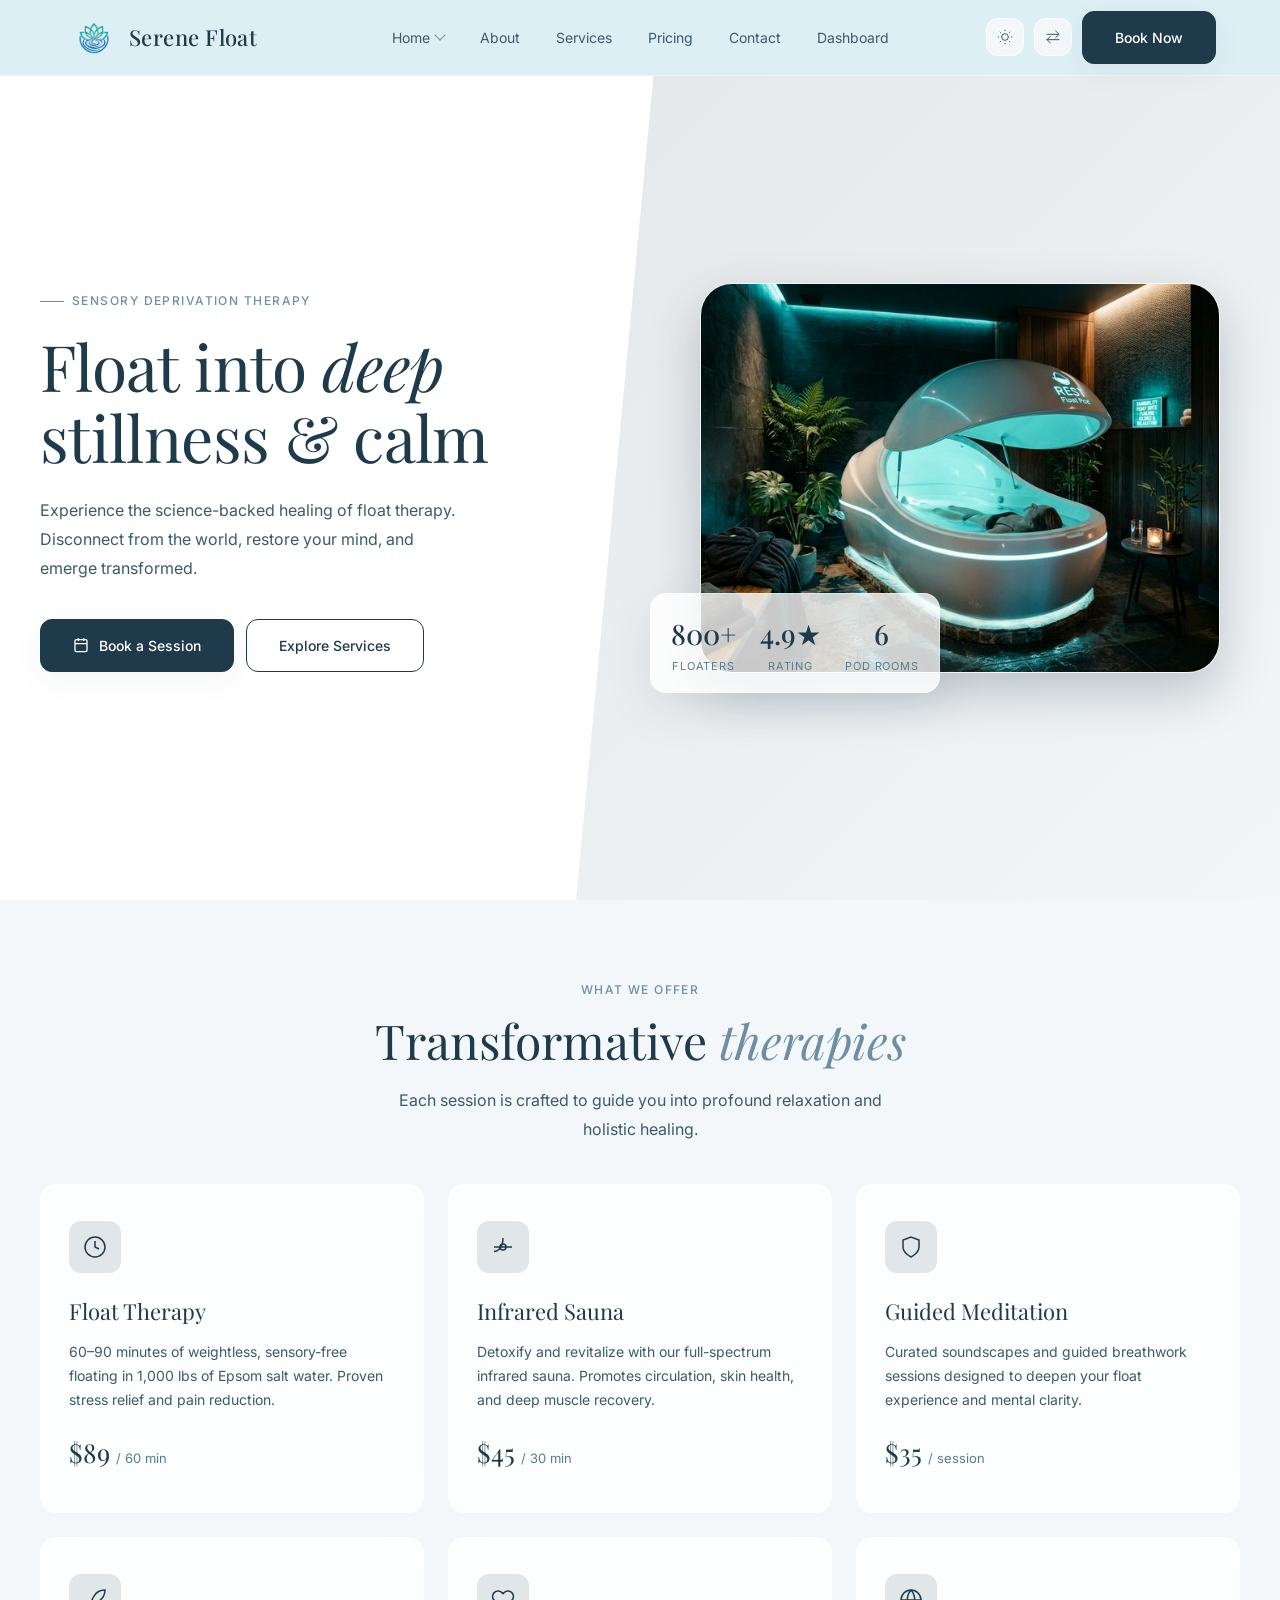
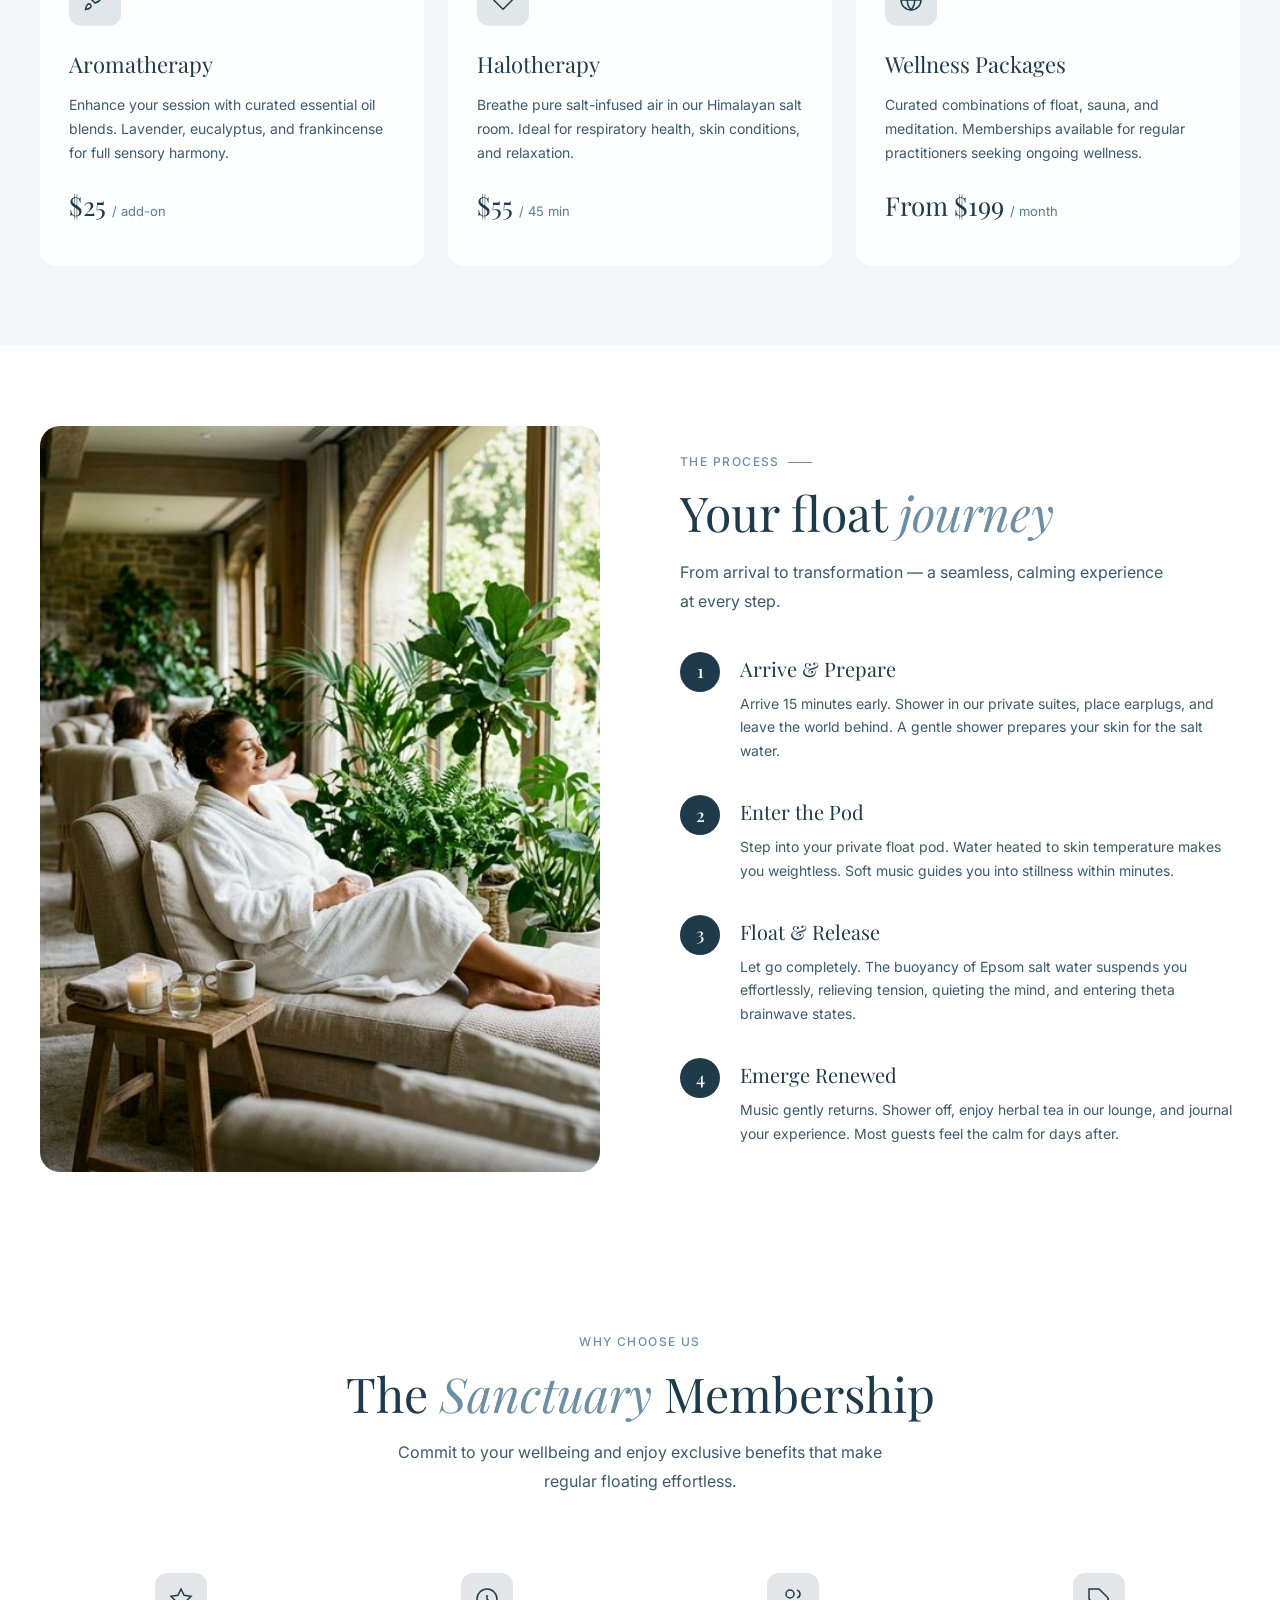
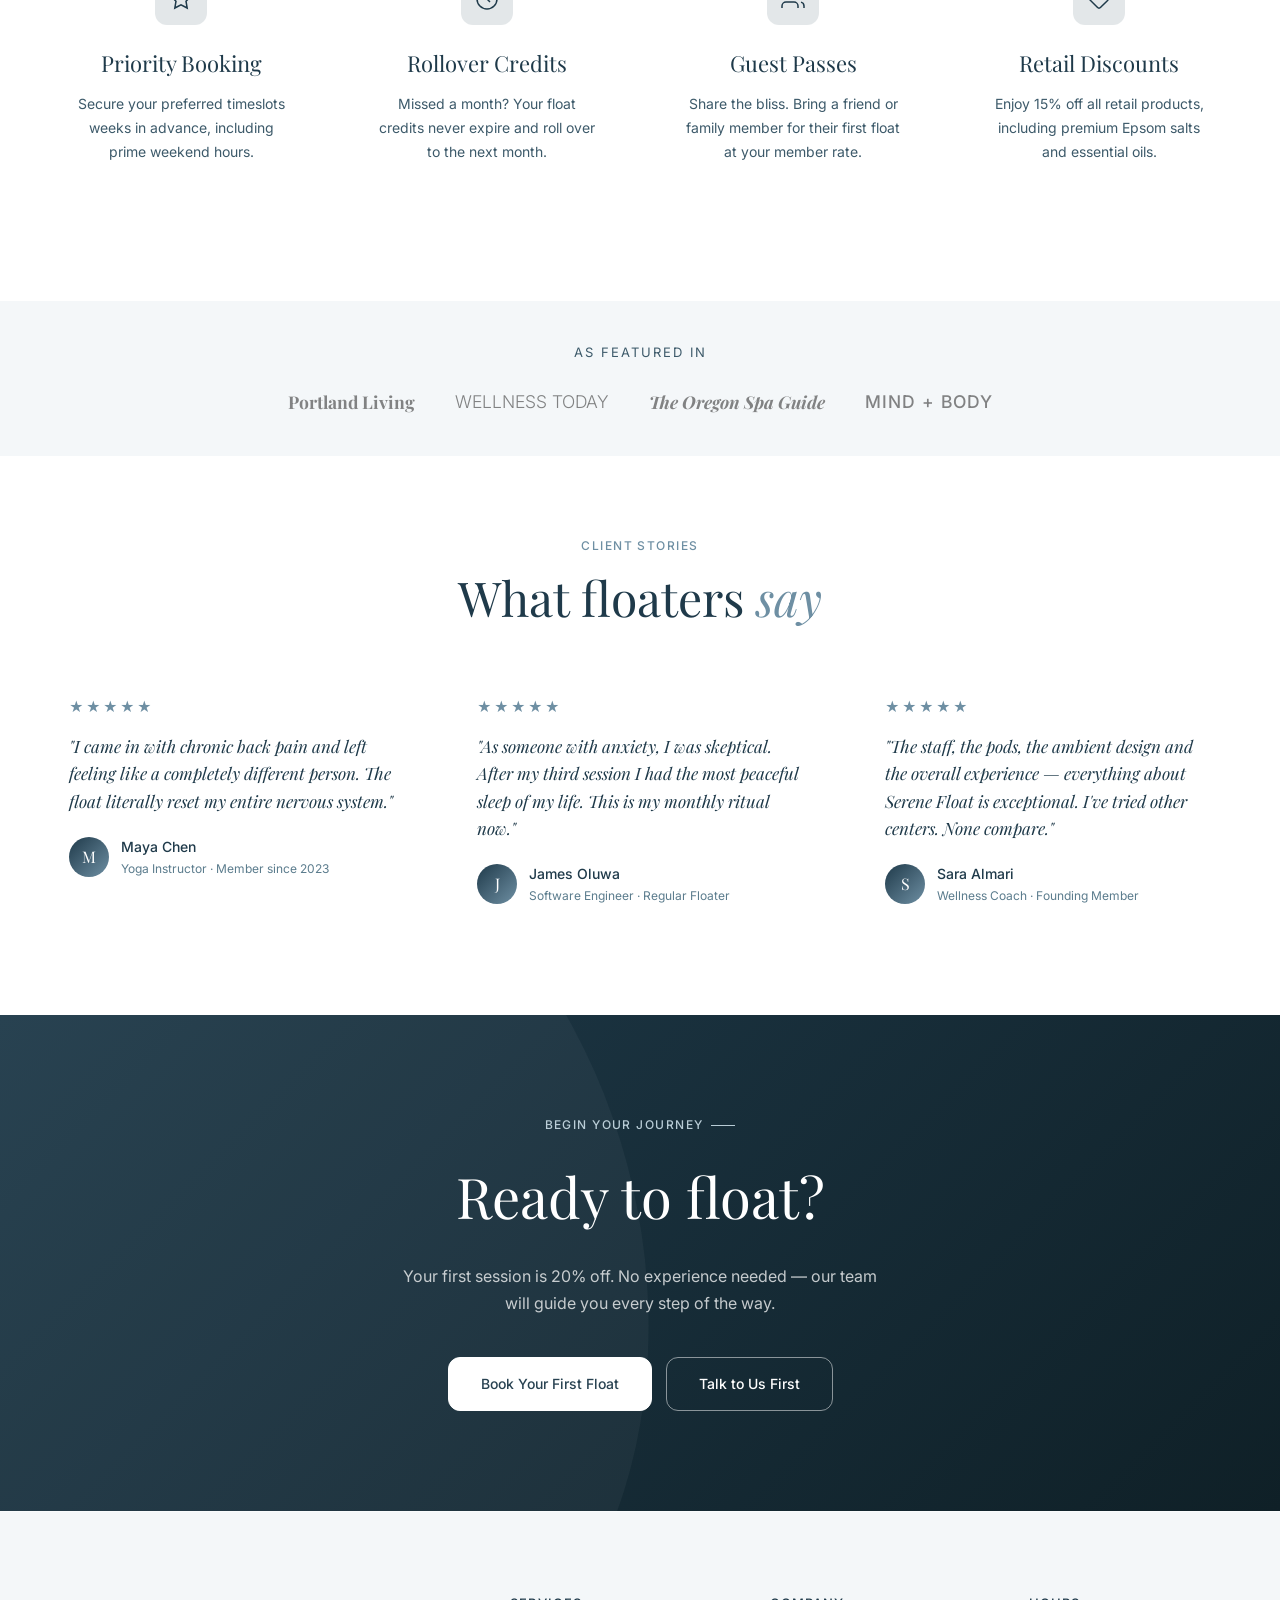
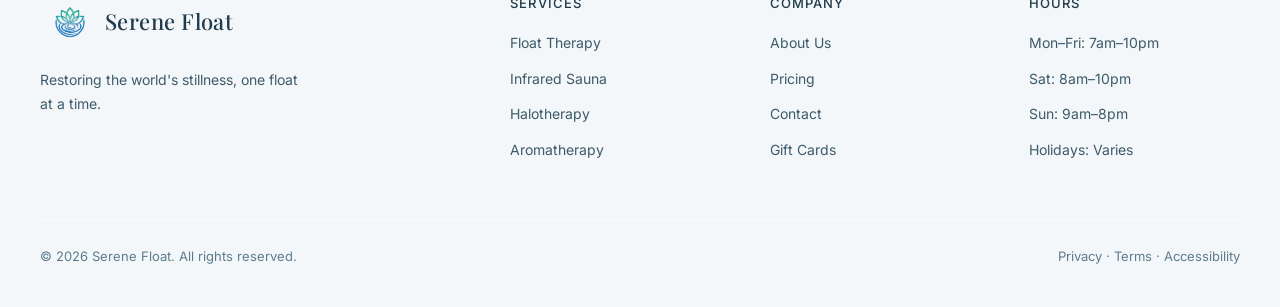
<file: index.html>
<!doctype html>
<html lang="en" data-theme="light" data-dir="ltr">
  <head>
    <meta charset="UTF-8" />
    <meta name="viewport" content="width=device-width, initial-scale=1.0" />
    <title>Serene Float — Index</title>
    <link
      href="https://fonts.googleapis.com/css2?family=Playfair+Display:ital,wght@0,400;0,500;0,600;1,400&family=Inter:wght@300;400;500&family=Poppins:wght@300;400&display=swap"
      rel="stylesheet"
    />
    <link rel="stylesheet" href="assets/css/style.css" />
    <link rel="stylesheet" href="assets/css/dark-mode.css" />
    <link rel="stylesheet" href="assets/css/rtl.css" />
    <link rel="icon" href="assets/images/logo.png" type="image/png" />
    <script>
      (function() {
        const theme = localStorage.getItem('theme') || 'light';
        const dir = localStorage.getItem('dir') || 'ltr';
        document.documentElement.setAttribute('data-theme', theme);
        document.documentElement.setAttribute('data-dir', dir);
        document.documentElement.setAttribute('dir', dir);
      })();
    </script>
  </head>
  <body>
    <header class="site-header" id="siteHeader">
      <nav class="nav-inner">
        <a class="logo" href="index.html">
          <div class="logo-icon">
            <img src="assets/images/logo.png" alt="Serene Float Logo" style="width: 100%; height: 100%; object-fit: contain;">
          </div>
          Serene Float
        </a>
        <div class="nav-links">
          <div class="nav-item dropdown">
            <a class="dropdown-toggle">Home</a>
            <div class="dropdown-menu">
              <a class="dropdown-link" href="index.html">Home v1 (SPA)</a>
              <a class="dropdown-link" href="pages/home-v2.html">Home v2 (Bento)</a>
            </div>
          </div>
          <a href="pages/about.html" data-page="about">About</a>
          <a href="pages/services.html" data-page="services">Services</a>
          <a href="pages/pricing.html" data-page="pricing">Pricing</a>
          <a href="pages/contact.html" data-page="contact">Contact</a>
          <a href="pages/dashboard.html" data-page="dashboard">Dashboard</a>
          <!-- Mobile-only CTA buttons -->
          <div class="mobile-nav-btns">
            <a href="pages/signup.html" class="btn btn-primary">Book Now</a>
          </div>
          <!-- Mobile-only icon row (theme / RTL toggles) -->
          <div class="mobile-icon-row">
            <button class="icon-btn" onclick="toggleTheme()" title="Toggle theme">
              <svg viewBox="0 0 24 24" fill="none" stroke="currentColor" stroke-width="1.5">
                <path d="M21 12.79A9 9 0 1111.21 3 7 7 0 0021 12.79z" />
              </svg>
            </button>
            <button class="icon-btn" onclick="toggleRTL()" title="Toggle RTL">
              <svg viewBox="0 0 24 24" fill="none" stroke="currentColor" stroke-width="1.5" stroke-linecap="round" stroke-linejoin="round">
                <path d="M16 3l5 5-5 5M21 8H3M8 11l-5 5 5 5M3 16h18" />
              </svg>
            </button>
          </div>
        </div>
        <div class="nav-actions">
          <button
            class="icon-btn"
            onclick="toggleTheme()"
            title="Toggle theme"
            id="themeBtn"
          >
            <svg
              id="themeIcon"
              viewBox="0 0 24 24"
              fill="none"
              stroke="currentColor"
              stroke-width="1.5"
            >
              <path d="M21 12.79A9 9 0 1111.21 3 7 7 0 0021 12.79z" />
            </svg>
          </button>
          <button
            class="icon-btn"
            onclick="toggleRTL()"
            title="Toggle RTL"
            id="rtlBtn"
          >
            <svg
              viewBox="0 0 24 24"
              fill="none"
              stroke="currentColor"
              stroke-width="1.5"
              stroke-linecap="round"
              stroke-linejoin="round"
            >
              <path d="M16 3l5 5-5 5M21 8H3M8 11l-5 5 5 5M3 16h18" />
            </svg>
          </button>
          <a href="pages/signup.html" class="btn btn-primary"
            >Book Now</a
          >
        </div>
      </nav>
    </header>
    <div id="home" class="page active">
      <!-- HERO -->
      <section class="hero">
        <div class="hero-inner">
          <div class="hero-content">
            <div class="hero-label fade-up fade-up-1">
              Sensory Deprivation Therapy
            </div>
            <h1 class="fade-up fade-up-2">
              Float into <em>deep</em><br />stillness & calm
            </h1>
            <p class="hero-desc fade-up fade-up-3">
              Experience the science-backed healing of float therapy. Disconnect
              from the world, restore your mind, and emerge transformed.
            </p>
            <div class="hero-actions fade-up fade-up-4">
              <a class="btn btn-primary" href="pages/signup.html">
                <svg
                  width="16"
                  height="16"
                  fill="none"
                  stroke="currentColor"
                  stroke-width="2"
                  viewBox="0 0 24 24"
                >
                  <rect x="3" y="4" width="18" height="18" rx="2" />
                  <path d="M16 2v4M8 2v4M3 10h18" />
                </svg>
                Book a Session
              </a>
              <a class="btn btn-secondary" href="pages/services.html">
                Explore Services
              </a>
            </div>
          </div>
          <div class="hero-visual fade-up fade-up-3">
            <div class="float-pod">
              <div class="float-pod-img" style="background: none">
                <img
                  src="assets/images/home_hero.png"
                  alt="Luxurious Float Pod"
                  style="width: 100%; height: 100%; object-fit: cover"
                />
              </div>
            </div>
            <div class="hero-stats">
              <div class="stat-item">
                <div class="stat-val">800+</div>
                <div class="stat-label">Floaters</div>
              </div>
              <div class="stat-item">
                <div class="stat-val">4.9★</div>
                <div class="stat-label">Rating</div>
              </div>
              <div class="stat-item">
                <div class="stat-val">6</div>
                <div class="stat-label">Pod Rooms</div>
              </div>
            </div>
          </div>
        </div>
      </section>

      <!-- SERVICES PREVIEW -->
      <section class="section services-bg">
        <div class="section-inner">
          <div class="section-header center">
            <div class="section-label">What We Offer</div>
            <h2 class="section-title">Transformative <em>therapies</em></h2>
            <p class="section-sub">
              Each session is crafted to guide you into profound relaxation and
              holistic healing.
            </p>
          </div>
          <div class="services-grid">
            <div class="service-card">
              <div class="service-icon">
                <svg viewBox="0 0 24 24">
                  <path d="M12 2a10 10 0 100 20A10 10 0 0012 2z" />
                  <path d="M12 6v6l4 2" />
                </svg>
              </div>
              <h3>Float Therapy</h3>
              <p>
                60–90 minutes of weightless, sensory-free floating in 1,000 lbs
                of Epsom salt water. Proven stress relief and pain reduction.
              </p>
              <div class="service-price">$89 <span>/ 60 min</span></div>
            </div>
            <div class="service-card">
              <div class="service-icon">
                <svg viewBox="0 0 24 24">
                  <path d="M3 12h18M12 3c0 9-4.5 13.5-9 13.5" />
                  <circle cx="12" cy="12" r="3" />
                </svg>
              </div>
              <h3>Infrared Sauna</h3>
              <p>
                Detoxify and revitalize with our full-spectrum infrared sauna.
                Promotes circulation, skin health, and deep muscle recovery.
              </p>
              <div class="service-price">$45 <span>/ 30 min</span></div>
            </div>
            <div class="service-card">
              <div class="service-icon">
                <svg viewBox="0 0 24 24">
                  <path d="M12 22s8-4 8-10V5l-8-3-8 3v7c0 6 8 10 8 10z" />
                </svg>
              </div>
              <h3>Guided Meditation</h3>
              <p>
                Curated soundscapes and guided breathwork sessions designed to
                deepen your float experience and mental clarity.
              </p>
              <div class="service-price">$35 <span>/ session</span></div>
            </div>
            <div class="service-card">
              <div class="service-icon">
                <svg viewBox="0 0 24 24">
                  <path
                    d="M4.5 16.5c-1.5 1.26-2 5-2 5s3.74-.5 5-2c.71-.84.7-2.13-.09-2.91a2.18 2.18 0 00-2.91-.09z"
                  />
                  <path
                    d="M12 15l-3-3a22 22 0 012-3.95A12.88 12.88 0 0122 2c0 2.72-.78 7.5-6 11a22.35 22.35 0 01-4 2z"
                  />
                </svg>
              </div>
              <h3>Aromatherapy</h3>
              <p>
                Enhance your session with curated essential oil blends.
                Lavender, eucalyptus, and frankincense for full sensory harmony.
              </p>
              <div class="service-price">$25 <span>/ add-on</span></div>
            </div>
            <div class="service-card">
              <div class="service-icon">
                <svg viewBox="0 0 24 24">
                  <path
                    d="M20.84 4.61a5.5 5.5 0 00-7.78 0L12 5.67l-1.06-1.06a5.5 5.5 0 00-7.78 7.78l1.06 1.06L12 21.23l7.78-7.78 1.06-1.06a5.5 5.5 0 000-7.78z"
                  />
                </svg>
              </div>
              <h3>Halotherapy</h3>
              <p>
                Breathe pure salt-infused air in our Himalayan salt room. Ideal
                for respiratory health, skin conditions, and relaxation.
              </p>
              <div class="service-price">$55 <span>/ 45 min</span></div>
            </div>
            <div class="service-card">
              <div class="service-icon">
                <svg viewBox="0 0 24 24">
                  <circle cx="12" cy="12" r="10" />
                  <path
                    d="M2 12h20M12 2a15.3 15.3 0 010 20M12 2a15.3 15.3 0 000 20"
                  />
                </svg>
              </div>
              <h3>Wellness Packages</h3>
              <p>
                Curated combinations of float, sauna, and meditation.
                Memberships available for regular practitioners seeking ongoing
                wellness.
              </p>
              <div class="service-price">From $199 <span>/ month</span></div>
            </div>
          </div>
        </div>
      </section>

      <!-- HOW IT WORKS -->
      <section class="section">
        <div class="section-inner">
          <div class="how-inner">
            <div class="how-visual">
              <div class="how-image" style="background: none">
                <img
                  src="assets/images/home_process.png"
                  alt="Spa Process"
                  style="width: 100%; height: 100%; object-fit: cover"
                />
              </div>
            </div>
            <div>
              <div class="section-label">The Process</div>
              <h2 class="section-title">Your float <em>journey</em></h2>
              <p class="section-sub" style="margin-bottom: 36px">
                From arrival to transformation — a seamless, calming experience
                at every step.
              </p>
              <div class="how-steps">
                <div class="step">
                  <div class="step-num">1</div>
                  <div class="step-content">
                    <h4>Arrive & Prepare</h4>
                    <p>
                      Arrive 15 minutes early. Shower in our private suites,
                      place earplugs, and leave the world behind. A gentle
                      shower prepares your skin for the salt water.
                    </p>
                  </div>
                </div>
                <div class="step">
                  <div class="step-num">2</div>
                  <div class="step-content">
                    <h4>Enter the Pod</h4>
                    <p>
                      Step into your private float pod. Water heated to skin
                      temperature makes you weightless. Soft music guides you
                      into stillness within minutes.
                    </p>
                  </div>
                </div>
                <div class="step">
                  <div class="step-num">3</div>
                  <div class="step-content">
                    <h4>Float & Release</h4>
                    <p>
                      Let go completely. The buoyancy of Epsom salt water
                      suspends you effortlessly, relieving tension, quieting the
                      mind, and entering theta brainwave states.
                    </p>
                  </div>
                </div>
                <div class="step">
                  <div class="step-num">4</div>
                  <div class="step-content">
                    <h4>Emerge Renewed</h4>
                    <p>
                      Music gently returns. Shower off, enjoy herbal tea in our
                      lounge, and journal your experience. Most guests feel the
                      calm for days after.
                    </p>
                  </div>
                </div>
              </div>
            </div>
          </div>
        </div>
      </section>

      <!-- MEMBERSHIP PERKS -->
      <section class="section">
        <div class="section-inner">
          <div class="section-header center">
            <div class="section-label">Why Choose Us</div>
            <h2 class="section-title">The <em>Sanctuary</em> Membership</h2>
            <p class="section-sub">
              Commit to your wellbeing and enjoy exclusive benefits that make regular floating effortless.
            </p>
          </div>
          <div class="services-grid" style="grid-template-columns: repeat(auto-fit, minmax(250px, 1fr));">
            <div class="service-card" style="text-align: center;">
              <div class="service-icon" style="margin: 0 auto 20px;">
                <svg viewBox="0 0 24 24"><path d="M12 2l3.09 6.26L22 9.27l-5 4.87 1.18 6.88L12 17.77l-6.18 3.25L7 14.14 2 9.27l6.91-1.01L12 2z"/></svg>
              </div>
              <h3>Priority Booking</h3>
              <p>Secure your preferred timeslots weeks in advance, including prime weekend hours.</p>
            </div>
            <div class="service-card" style="text-align: center;">
              <div class="service-icon" style="margin: 0 auto 20px;">
                <svg viewBox="0 0 24 24"><circle cx="12" cy="12" r="10"/><path d="M12 8v4l3 3"/></svg>
              </div>
              <h3>Rollover Credits</h3>
              <p>Missed a month? Your float credits never expire and roll over to the next month.</p>
            </div>
            <div class="service-card" style="text-align: center;">
              <div class="service-icon" style="margin: 0 auto 20px;">
                <svg viewBox="0 0 24 24"><path d="M17 21v-2a4 4 0 0 0-4-4H5a4 4 0 0 0-4 4v2"/><circle cx="9" cy="7" r="4"/><path d="M23 21v-2a4 4 0 0 0-3-3.87"/><path d="M16 3.13a4 4 0 0 1 0 7.75"/></svg>
              </div>
              <h3>Guest Passes</h3>
              <p>Share the bliss. Bring a friend or family member for their first float at your member rate.</p>
            </div>
            <div class="service-card" style="text-align: center;">
              <div class="service-icon" style="margin: 0 auto 20px;">
                <svg viewBox="0 0 24 24"><path d="M20.59 13.41l-7.17 7.17a2 2 0 0 1-2.83 0L2 12V2h10l8.59 8.59a2 2 0 0 1 0 2.82z"/><line x1="7" y1="7" x2="7.01" y2="7"/></svg>
              </div>
              <h3>Retail Discounts</h3>
              <p>Enjoy 15% off all retail products, including premium Epsom salts and essential oils.</p>
            </div>
          </div>
        </div>
      </section>

      <!-- FEATURED IN STRIP -->
      <section class="section services-bg" style="padding: 40px 0;">
        <div class="section-inner">
          <p style="text-align: center; color: var(--text-muted); text-transform: uppercase; letter-spacing: 2px; font-size: 13px; margin-bottom: 24px;">As Featured In</p>
          <div style="display: flex; justify-content: center; gap: 40px; flex-wrap: wrap; opacity: 0.6; filter: grayscale(100%);">
            <h3 style="font-family: var(--font-display); margin:0;">Portland Living</h3>
            <h3 style="font-family: var(--font-body); font-weight: 300; margin:0;">WELLNESS TODAY</h3>
            <h3 style="font-family: var(--font-display); font-style: italic; margin:0;">The Oregon Spa Guide</h3>
            <h3 style="font-family: var(--font-body); font-weight: 500; letter-spacing: 1px; margin:0;">MIND + BODY</h3>
          </div>
        </div>
      </section>

      <!-- TESTIMONIALS -->
      <section class="section">
        <div class="section-inner">
          <div class="section-header center">
            <div class="section-label">Client Stories</div>
            <h2 class="section-title">What floaters <em>say</em></h2>
          </div>
          <div class="testimonials-grid">
            <div class="testimonial">
              <div class="t-stars">★★★★★</div>
              <p class="t-text">
                "I came in with chronic back pain and left feeling like a
                completely different person. The float literally reset my entire
                nervous system."
              </p>
              <div class="t-author">
                <div class="t-avatar">M</div>
                <div>
                  <div class="t-name">Maya Chen</div>
                  <div class="t-role">Yoga Instructor · Member since 2023</div>
                </div>
              </div>
            </div>
            <div class="testimonial">
              <div class="t-stars">★★★★★</div>
              <p class="t-text">
                "As someone with anxiety, I was skeptical. After my third
                session I had the most peaceful sleep of my life. This is my
                monthly ritual now."
              </p>
              <div class="t-author">
                <div class="t-avatar">J</div>
                <div>
                  <div class="t-name">James Oluwa</div>
                  <div class="t-role">Software Engineer · Regular Floater</div>
                </div>
              </div>
            </div>
            <div class="testimonial">
              <div class="t-stars">★★★★★</div>
              <p class="t-text">
                "The staff, the pods, the ambient design and the overall experience — everything about
                Serene Float is exceptional. I've tried other centers. None
                compare."
              </p>
              <div class="t-author">
                <div class="t-avatar">S</div>
                <div>
                  <div class="t-name">Sara Almari</div>
                  <div class="t-role">Wellness Coach · Founding Member</div>
                </div>
              </div>
            </div>
          </div>
        </div>
      </section>

      <!-- CTA -->
      <section class="cta-section">
        <div class="section-inner">
          <div class="section-label">Begin Your Journey</div>
          <h2>Ready to float?</h2>
          <p>
            Your first session is 20% off. No experience needed — our team will
            guide you every step of the way.
          </p>
          <div class="cta-actions">
            <a class="btn btn-white" href="pages/signup.html">
              Book Your First Float
            </a>
            <a class="btn btn-outline-white" href="pages/contact.html">
              Talk to Us First
            </a>
          </div>
        </div>
      </section>

      <!-- FOOTER -->
    </div>
    <footer class="site-footer">
      <div class="footer-inner">
        <div class="footer-grid">
          <div class="footer-brand">
            <a class="logo" href="index.html">
              <div class="logo-icon">
                <img src="assets/images/logo.png" alt="Serene Float Logo" style="width: 100%; height: 100%; object-fit: contain;">
              </div>
              Serene Float
            </a>
            <p class="footer-tagline">Restoring the world's stillness, one float at a time.</p>
          </div>
          <div class="footer-col">
            <h5>Services</h5>
            <ul>
              <li><a href="pages/services.html">Float Therapy</a></li>
              <li><a href="pages/services.html">Infrared Sauna</a></li>
              <li><a href="pages/services.html">Halotherapy</a></li>
              <li><a href="pages/services.html">Aromatherapy</a></li>
            </ul>
          </div>
          <div class="footer-col">
            <h5>Company</h5>
            <ul>
              <li><a href="pages/about.html">About Us</a></li>
              <li><a href="pages/pricing.html">Pricing</a></li>
              <li><a href="pages/contact.html">Contact</a></li>
              <li><a href="#">Gift Cards</a></li>
            </ul>
          </div>
          <div class="footer-col">
            <h5>Hours</h5>
            <ul>
              <li><a href="#">Mon–Fri: 7am–10pm</a></li>
              <li><a href="#">Sat: 8am–10pm</a></li>
              <li><a href="#">Sun: 9am–8pm</a></li>
              <li><a href="#">Holidays: Varies</a></li>
            </ul>
          </div>
        </div>
        <div class="footer-bottom">
          <p>© 2026 Serene Float. All rights reserved.</p>
          <p style="font-size: 13px; color: var(--text-light)">
            Privacy · Terms · Accessibility
          </p>
        </div>
      </div>
    </footer>

    <script src="assets/js/main.js"></script>
  </body>
</html>
</file>
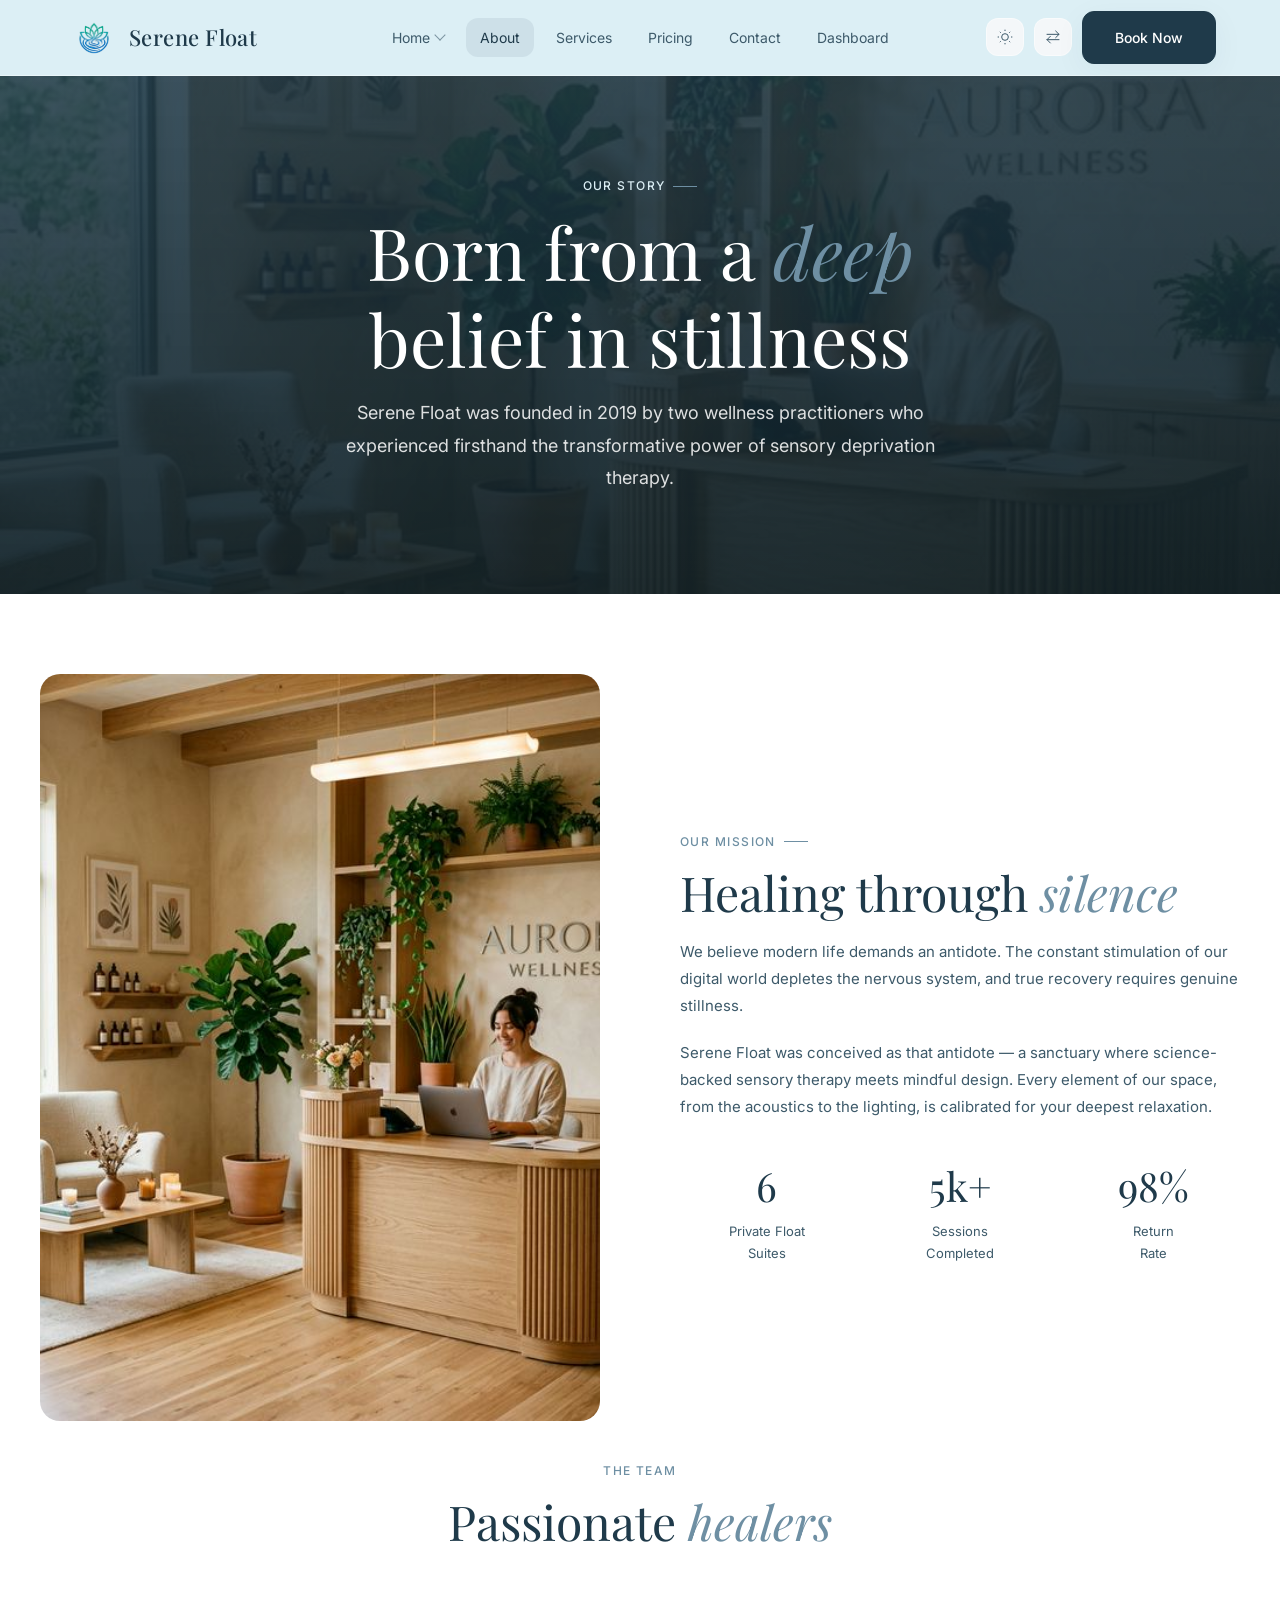
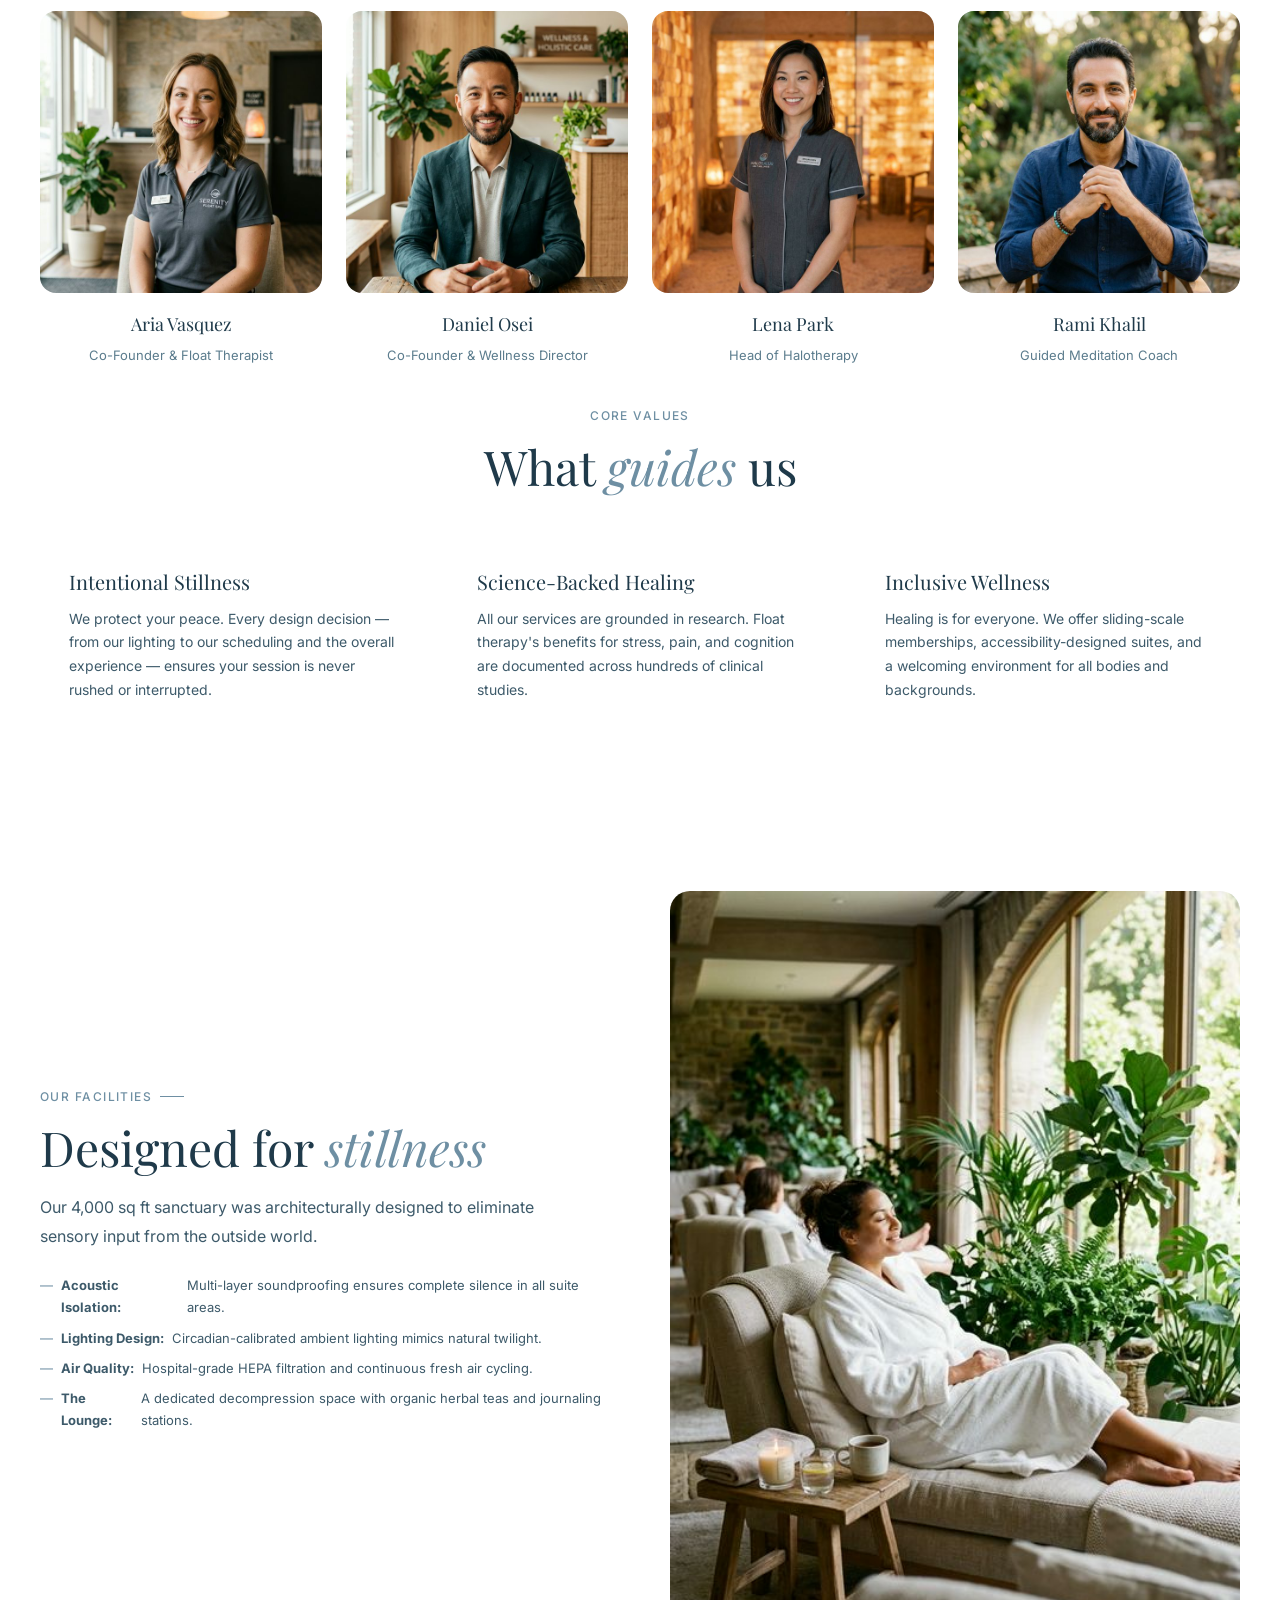
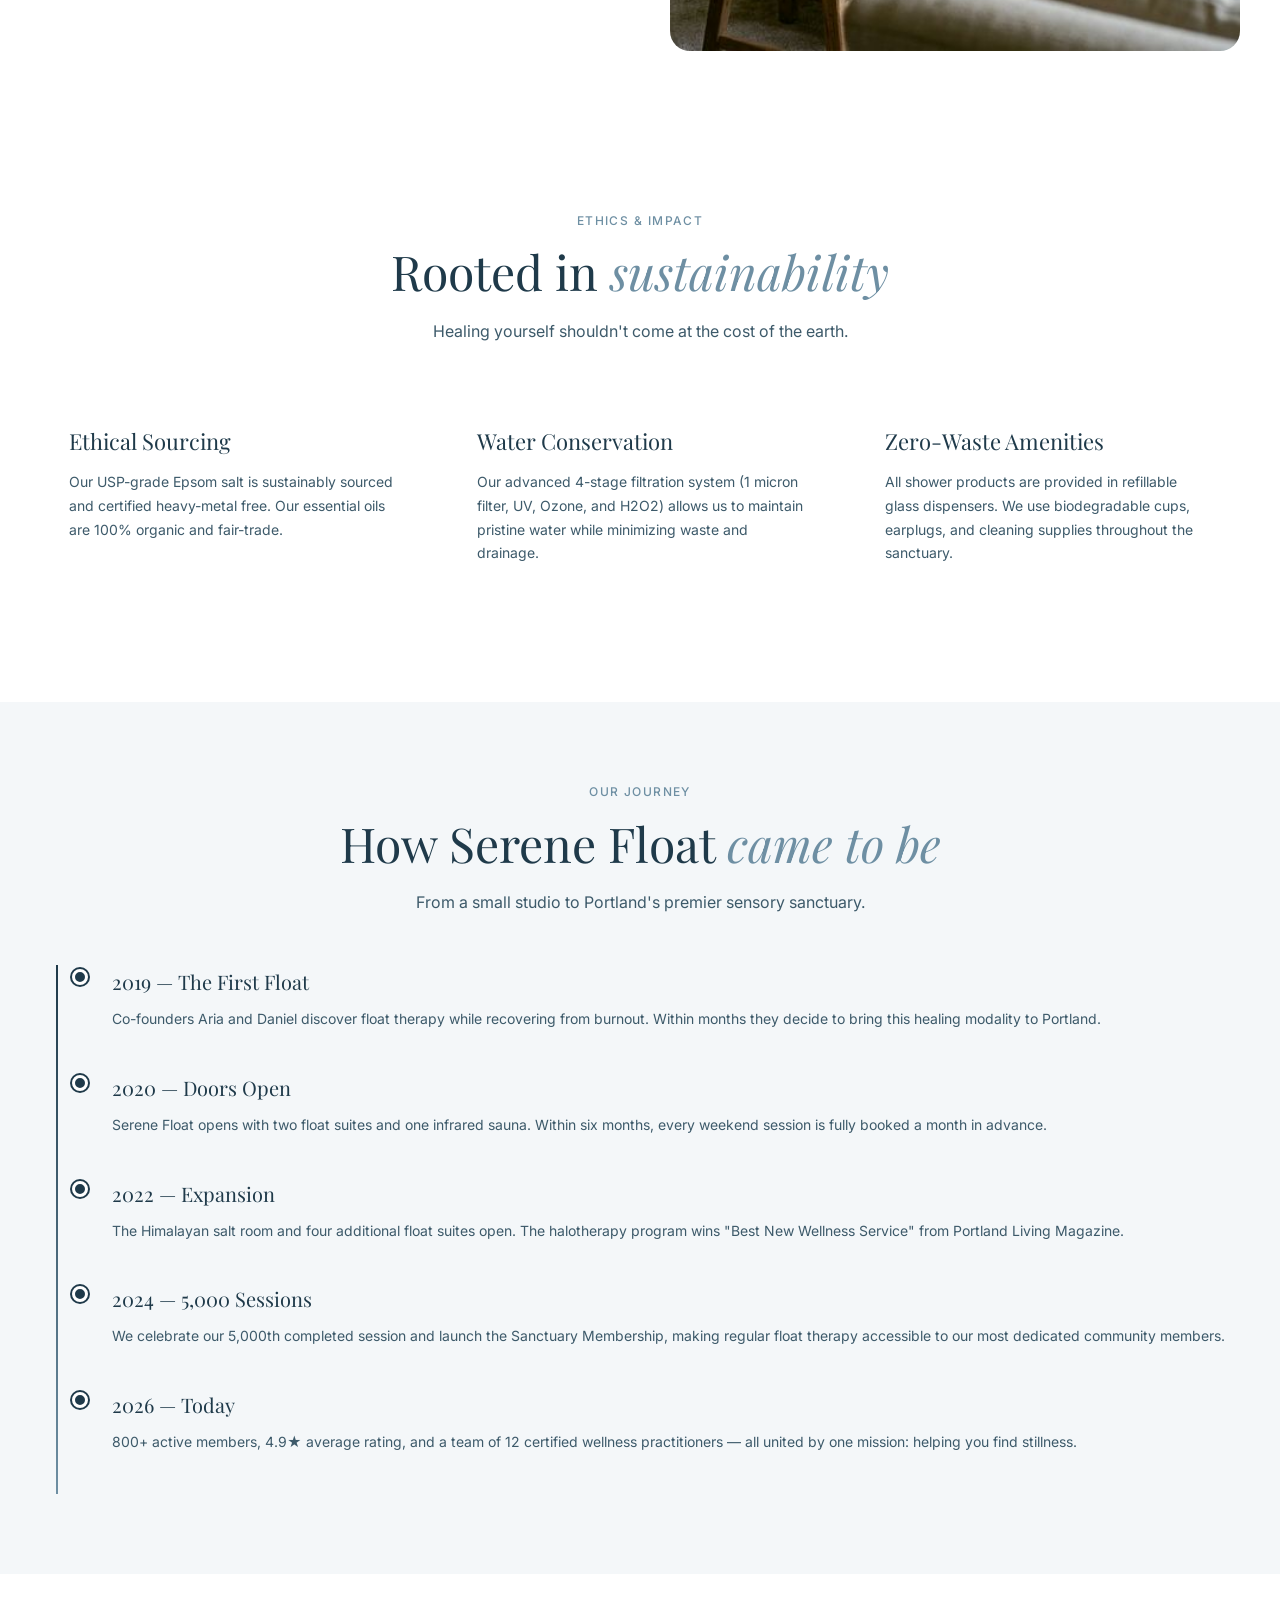
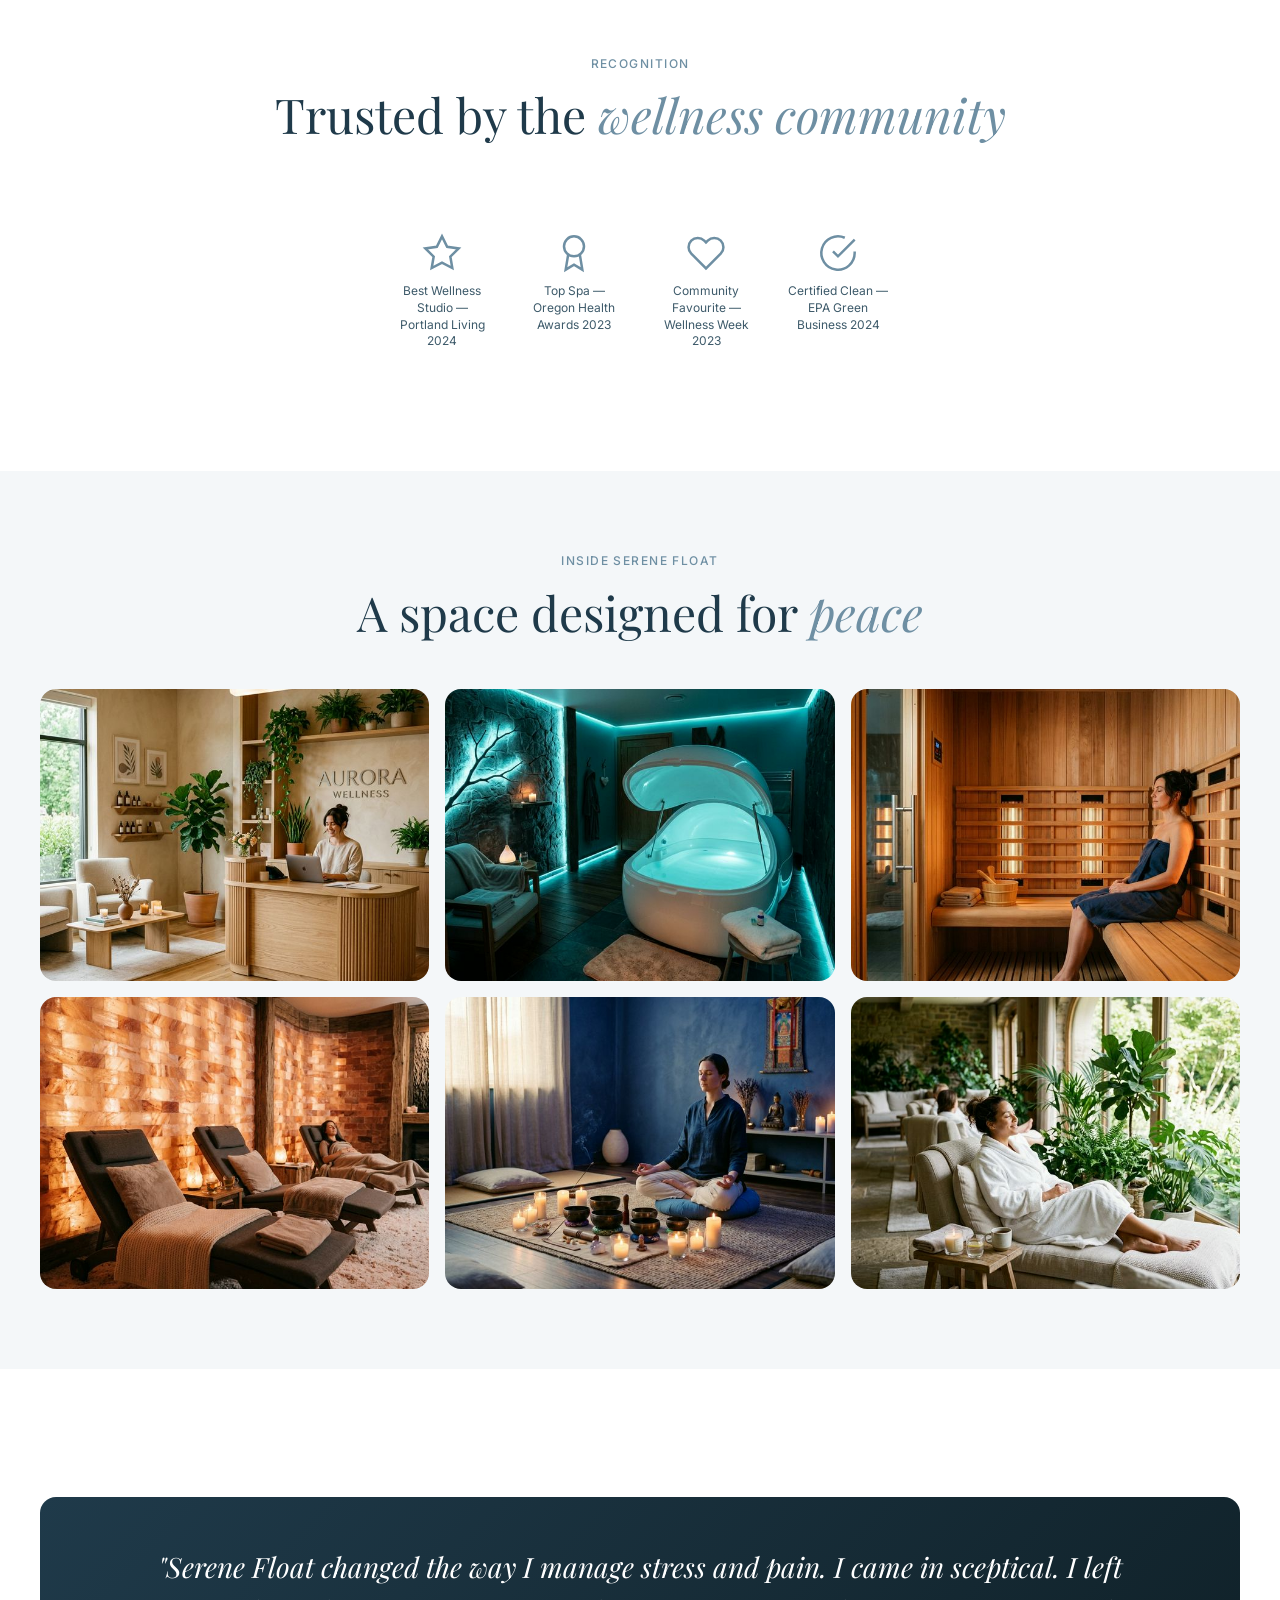
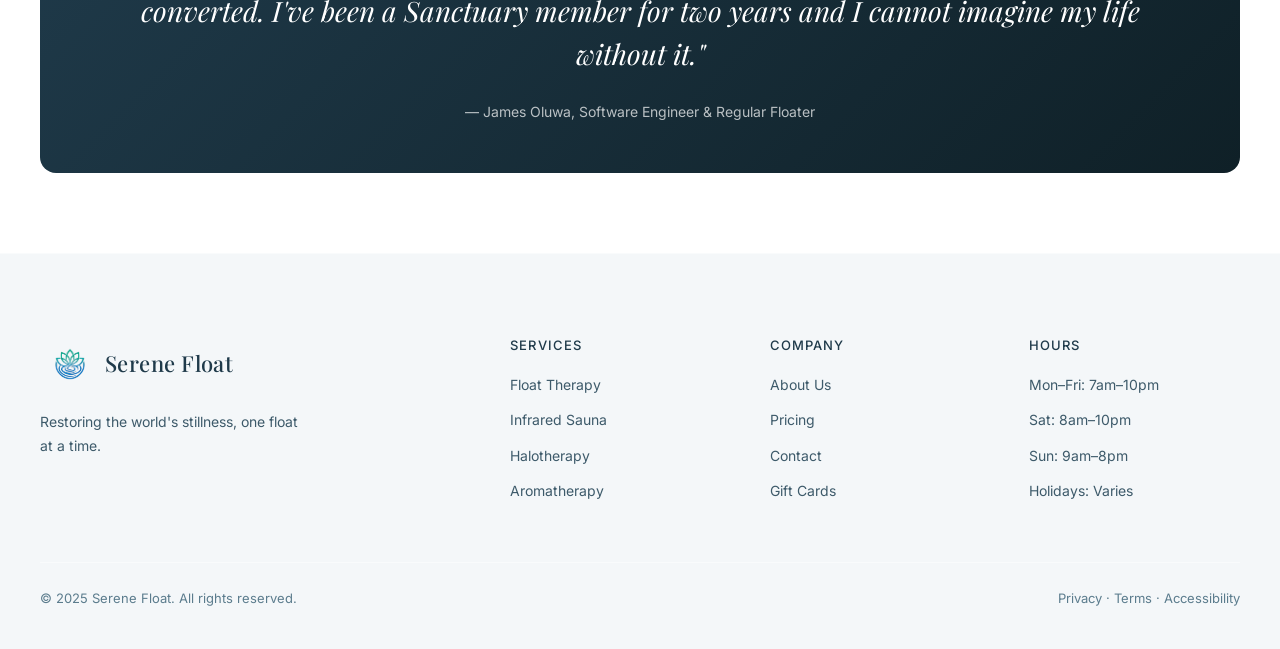
<file: pages/about.html>
<!doctype html>
<html lang="en" data-theme="light" data-dir="ltr">
  <head>
    <meta charset="UTF-8" />
    <meta name="viewport" content="width=device-width, initial-scale=1.0" />
    <title>Serene Float — About</title>
    <link
      href="https://fonts.googleapis.com/css2?family=Playfair+Display:ital,wght@0,400;0,500;0,600;1,400&family=Inter:wght@300;400;500&family=Poppins:wght@300;400&display=swap"
      rel="stylesheet"
    />
    <link rel="stylesheet" href="../assets/css/style.css" />
    <link rel="stylesheet" href="../assets/css/dark-mode.css" />
    <link rel="stylesheet" href="../assets/css/rtl.css" />
    <link rel="icon" href="../assets/images/logo.png" type="image/png" />
    <script>
      (function() {
        const theme = localStorage.getItem('theme') || 'light';
        const dir = localStorage.getItem('dir') || 'ltr';
        document.documentElement.setAttribute('data-theme', theme);
        document.documentElement.setAttribute('data-dir', dir);
        document.documentElement.setAttribute('dir', dir);
      })();
    </script>
  </head>
  <body>
    <header class="site-header" id="siteHeader">
      <nav class="nav-inner">
        <a class="logo" href="../index.html">
          <div class="logo-icon">
            <img src="../assets/images/logo.png" alt="Serene Float Logo" style="width: 100%; height: 100%; object-fit: contain;">
          </div>
          Serene Float
        </a>
        <div class="nav-links">
          <div class="nav-item dropdown">
            <a class="dropdown-toggle">Home</a>
            <div class="dropdown-menu">
              <a class="dropdown-link" href="../index.html">Home v1 (SPA)</a>
              <a class="dropdown-link" href="home-v2.html">Home v2 (Bento)</a>
            </div>
          </div>
          <a href="about.html" class="active" data-page="about">About</a>
          <a href="services.html" data-page="services">Services</a>
          <a href="pricing.html" data-page="pricing">Pricing</a>
          <a href="contact.html" data-page="contact">Contact</a>
          <a href="dashboard.html" data-page="dashboard">Dashboard</a>
          <!-- Mobile-only CTA buttons -->
          <div class="mobile-nav-btns">
            <a href="signup.html" class="btn btn-primary">Book Now</a>
          </div>
          <!-- Mobile-only icon row (theme / RTL toggles) -->
          <div class="mobile-icon-row">
            <button class="icon-btn" onclick="toggleTheme()" title="Toggle theme">
              <svg viewBox="0 0 24 24" fill="none" stroke="currentColor" stroke-width="1.5">
                <path d="M21 12.79A9 9 0 1111.21 3 7 7 0 0021 12.79z" />
              </svg>
            </button>
            <button class="icon-btn" onclick="toggleRTL()" title="Toggle RTL">
              <svg viewBox="0 0 24 24" fill="none" stroke="currentColor" stroke-width="1.5" stroke-linecap="round" stroke-linejoin="round">
                <path d="M16 3l5 5-5 5M21 8H3M8 11l-5 5 5 5M3 16h18" />
              </svg>
            </button>
          </div>
        </div>
        <div class="nav-actions">
          <button
            class="icon-btn"
            onclick="toggleTheme()"
            title="Toggle theme"
            id="themeBtn"
          >
            <svg
              id="themeIcon"
              viewBox="0 0 24 24"
              fill="none"
              stroke="currentColor"
              stroke-width="1.5"
            >
              <path d="M21 12.79A9 9 0 1111.21 3 7 7 0 0021 12.79z" />
            </svg>
          </button>
          <button
            class="icon-btn"
            onclick="toggleRTL()"
            title="Toggle RTL"
            id="rtlBtn"
          >
            <svg
              viewBox="0 0 24 24"
              fill="none"
              stroke="currentColor"
              stroke-width="1.5"
              stroke-linecap="round"
              stroke-linejoin="round"
            >
              <path d="M16 3l5 5-5 5M21 8H3M8 11l-5 5 5 5M3 16h18" />
            </svg>
          </button>
          <a href="signup.html" class="btn btn-primary"
            >Book Now</a
          >
        </div>
      </nav>
    </header>
    <div id="about" class="page active">
      <div class="page-hero" style="background: linear-gradient(rgba(31,58,74,0.85), rgba(15,32,39,0.92)), url('../assets/images/about_story.png') center/cover; padding: calc(var(--nav-h) + 100px) 24px 100px; color: white;">
        <div class="page-hero-inner">
          <div class="section-label" style="justify-content: center; color: #DCEFF5;">
            Our Story
          </div>
          <h1 class="section-title" style="color:white; font-size: clamp(40px, 6vw, 72px);">
            Born from a <em>deep</em> belief in stillness
          </h1>
          <p class="section-sub" style="margin: 0 auto; color: rgba(255,255,255,0.85); font-size: 18px; max-width: 600px;">
            Serene Float was founded in 2019 by two wellness practitioners who
            experienced firsthand the transformative power of sensory
            deprivation therapy.
          </p>
        </div>
      </div>
      <section class="section">
        <div class="section-inner">
          <div class="about-story">
            <div class="about-image" style="background: none">
              <img
                src="../assets/images/about_story.png"
                alt="Reception Area"
                style="width: 100%; height: 100%; object-fit: cover"
              />
            </div>
            <div>
              <div class="section-label">Our Mission</div>
              <h2 class="section-title">Healing through <em>silence</em></h2>
              <p
                style="
                  color: var(--text-muted);
                  line-height: 1.8;
                  margin-bottom: 20px;
                "
              >
                We believe modern life demands an antidote. The constant
                stimulation of our digital world depletes the nervous system,
                and true recovery requires genuine stillness.
              </p>
              <p
                style="
                  color: var(--text-muted);
                  line-height: 1.8;
                  margin-bottom: 32px;
                "
              >
                Serene Float was conceived as that antidote — a sanctuary where
                science-backed sensory therapy meets mindful design. Every
                element of our space, from the acoustics to the lighting, is
                calibrated for your deepest relaxation.
              </p>
              <div
                style="
                  display: grid;
                  grid-template-columns: repeat(3, 1fr);
                  gap: 20px;
                "
              >
                <div style="text-align: center">
                  <div
                    style="
                      font-family: var(--font-display);
                      font-size: 40px;
                      color: var(--primary);
                    "
                  >
                    6
                  </div>
                  <div style="font-size: 13px; color: var(--text-muted)">
                    Private Float<br>Suites
                  </div>
                </div>
                <div style="text-align: center">
                  <div
                    style="
                      font-family: var(--font-display);
                      font-size: 40px;
                      color: var(--primary);
                    "
                  >
                    5k+
                  </div>
                  <div style="font-size: 13px; color: var(--text-muted)">
                    Sessions<br>Completed
                  </div>
                </div>
                <div style="text-align: center">
                  <div
                    style="
                      font-family: var(--font-display);
                      font-size: 40px;
                      color: var(--primary);
                    "
                  >
                    98%
                  </div>
                  <div style="font-size: 13px; color: var(--text-muted)">
                    Return<br>Rate
                  </div>
                </div>
              </div>
            </div>
          </div>
          <!-- TEAM -->
          <div style="margin-top: 40px">
            <div class="section-header center">
              <div class="section-label">The Team</div>
              <h2 class="section-title">Passionate <em>healers</em></h2>
            </div>
            <div class="team-grid">
              <div class="team-card">
                <div class="team-avatar" style="background: none">
                  <img
                    src="../assets/images/team_aria.png"
                    alt="Aria Vasquez"
                    style="width: 100%; height: 100%; object-fit: cover"
                  />
                </div>
                <h4>Aria Vasquez</h4>
                <p>Co-Founder & Float Therapist</p>
              </div>
              <div class="team-card">
                <div class="team-avatar" style="background: none">
                  <img
                    src="../assets/images/team_daniel.png"
                    alt="Daniel Osei"
                    style="width: 100%; height: 100%; object-fit: cover"
                  />
                </div>
                <h4>Daniel Osei</h4>
                <p>Co-Founder & Wellness Director</p>
              </div>
              <div class="team-card">
                <div class="team-avatar" style="background: none">
                  <img
                    src="../assets/images/team_lena.png"
                    alt="Lena Park"
                    style="width: 100%; height: 100%; object-fit: cover"
                  />
                </div>
                <h4>Lena Park</h4>
                <p>Head of Halotherapy</p>
              </div>
              <div class="team-card">
                <div class="team-avatar" style="background: none">
                  <img
                    src="../assets/images/team_rami.png"
                    alt="Rami Khalil"
                    style="width: 100%; height: 100%; object-fit: cover"
                  />
                </div>
                <h4>Rami Khalil</h4>
                <p>Guided Meditation Coach</p>
              </div>
            </div>
          </div>
          <!-- VALUES -->
          <div style="margin-top: 40px">
            <div class="section-header center">
              <div class="section-label">Core Values</div>
              <h2 class="section-title">What <em>guides</em> us</h2>
            </div>
            <div class="values-grid">
              <div class="value-card">
                <h4>Intentional Stillness</h4>
                <p>
                  We protect your peace. Every design decision — from our
                  lighting to our scheduling and the overall experience — ensures your session is never
                  rushed or interrupted.
                </p>
              </div>
              <div class="value-card">
                <h4>Science-Backed Healing</h4>
                <p>
                  All our services are grounded in research. Float therapy's
                  benefits for stress, pain, and cognition are documented across
                  hundreds of clinical studies.
                </p>
              </div>
              <div class="value-card">
                <h4>Inclusive Wellness</h4>
                <p>
                  Healing is for everyone. We offer sliding-scale memberships,
                  accessibility-designed suites, and a welcoming environment for
                  all bodies and backgrounds.
                </p>
              </div>
            </div>
          </div>
        </div>
      </section>

      <!-- FACILITIES -->
      <section class="section">
        <div class="section-inner">
          <div style="display:grid;grid-template-columns:1fr 1fr;gap:60px;align-items:center;">
            <div>
              <div class="section-label">Our Facilities</div>
              <h2 class="section-title">Designed for <em>stillness</em></h2>
              <p class="section-sub" style="margin-bottom:24px;">Our 4,000 sq ft sanctuary was architecturally designed to eliminate sensory input from the outside world.</p>
              <ul class="benefits-list">
                <li><strong>Acoustic Isolation:</strong> Multi-layer soundproofing ensures complete silence in all suite areas.</li>
                <li><strong>Lighting Design:</strong> Circadian-calibrated ambient lighting mimics natural twilight.</li>
                <li><strong>Air Quality:</strong> Hospital-grade HEPA filtration and continuous fresh air cycling.</li>
                <li><strong>The Lounge:</strong> A dedicated decompression space with organic herbal teas and journaling stations.</li>
              </ul>
            </div>
            <div class="how-visual">
              <div class="how-image" style="background:none; height: 100%;">
                <img src="../assets/images/home_process.png" alt="Serene Lounge" style="width:100%;height:100%;object-fit:cover;" />
              </div>
            </div>
          </div>
        </div>
      </section>

      <!-- SUSTAINABILITY -->
      <section class="section services-bg" style="background: var(--surface);">
        <div class="section-inner">
          <div class="section-header center">
            <div class="section-label">Ethics & Impact</div>
            <h2 class="section-title">Rooted in <em>sustainability</em></h2>
            <p class="section-sub">Healing yourself shouldn't come at the cost of the earth.</p>
          </div>
          <div class="services-grid" style="grid-template-columns: repeat(auto-fit, minmax(300px, 1fr));">
            <div class="service-card">
              <h3>Ethical Sourcing</h3>
              <p>Our USP-grade Epsom salt is sustainably sourced and certified heavy-metal free. Our essential oils are 100% organic and fair-trade.</p>
            </div>
            <div class="service-card">
              <h3>Water Conservation</h3>
              <p>Our advanced 4-stage filtration system (1 micron filter, UV, Ozone, and H2O2) allows us to maintain pristine water while minimizing waste and drainage.</p>
            </div>
            <div class="service-card">
              <h3>Zero-Waste Amenities</h3>
              <p>All shower products are provided in refillable glass dispensers. We use biodegradable cups, earplugs, and cleaning supplies throughout the sanctuary.</p>
            </div>
          </div>
        </div>
      </section>

      <!-- HISTORY TIMELINE -->
      <section class="section services-bg">
        <div class="section-inner">
          <div class="section-header center">
            <div class="section-label">Our Journey</div>
            <h2 class="section-title">How Serene Float <em>came to be</em></h2>
            <p class="section-sub">From a small studio to Portland's premier sensory sanctuary.</p>
          </div>
          <div class="timeline">
            <div class="timeline-item">
              <h4>2019 — The First Float</h4>
              <p>Co-founders Aria and Daniel discover float therapy while recovering from burnout. Within months they decide to bring this healing modality to Portland.</p>
            </div>
            <div class="timeline-item">
              <h4>2020 — Doors Open</h4>
              <p>Serene Float opens with two float suites and one infrared sauna. Within six months, every weekend session is fully booked a month in advance.</p>
            </div>
            <div class="timeline-item">
              <h4>2022 — Expansion</h4>
              <p>The Himalayan salt room and four additional float suites open. The halotherapy program wins "Best New Wellness Service" from Portland Living Magazine.</p>
            </div>
            <div class="timeline-item">
              <h4>2024 — 5,000 Sessions</h4>
              <p>We celebrate our 5,000th completed session and launch the Sanctuary Membership, making regular float therapy accessible to our most dedicated community members.</p>
            </div>
            <div class="timeline-item">
              <h4>2026 — Today</h4>
              <p>800+ active members, 4.9★ average rating, and a team of 12 certified wellness practitioners — all united by one mission: helping you find stillness.</p>
            </div>
          </div>
        </div>
      </section>

      <!-- AWARDS & RECOGNITION -->
      <section class="section">
        <div class="section-inner">
          <div class="section-header center">
            <div class="section-label">Recognition</div>
            <h2 class="section-title">Trusted by the <em>wellness community</em></h2>
          </div>
          <div class="awards-strip">
            <div class="award-badge">
              <svg viewBox="0 0 24 24"><path d="M12 2l3.09 6.26L22 9.27l-5 4.87 1.18 6.88L12 17.77l-6.18 3.25L7 14.14 2 9.27l6.91-1.01L12 2z"/></svg>
              <span>Best Wellness Studio — Portland Living 2024</span>
            </div>
            <div class="award-badge">
              <svg viewBox="0 0 24 24"><circle cx="12" cy="8" r="6"/><path d="M15.477 12.89L17 22l-5-3-5 3 1.523-9.11"/></svg>
              <span>Top Spa — Oregon Health Awards 2023</span>
            </div>
            <div class="award-badge">
              <svg viewBox="0 0 24 24"><path d="M20.84 4.61a5.5 5.5 0 00-7.78 0L12 5.67l-1.06-1.06a5.5 5.5 0 00-7.78 7.78l1.06 1.06L12 21.23l7.78-7.78 1.06-1.06a5.5 5.5 0 000-7.78z"/></svg>
              <span>Community Favourite — Wellness Week 2023</span>
            </div>
            <div class="award-badge">
              <svg viewBox="0 0 24 24"><path d="M22 11.08V12a10 10 0 11-5.93-9.14"/><polyline points="22 4 12 14.01 9 11.01"/></svg>
              <span>Certified Clean — EPA Green Business 2024</span>
            </div>
          </div>
        </div>
      </section>

      <!-- GALLERY -->
      <section class="section services-bg">
        <div class="section-inner">
          <div class="section-header center">
            <div class="section-label">Inside Serene Float</div>
            <h2 class="section-title">A space designed for <em>peace</em></h2>
          </div>
          <div class="gallery-grid">
            <div class="gallery-item"><img src="../assets/images/about_story.png" alt="Reception" /></div>
            <div class="gallery-item"><img src="../assets/images/float_therapy.png" alt="Float Suite" /></div>
            <div class="gallery-item"><img src="../assets/images/infrared_sauna.png" alt="Infrared Sauna" /></div>
            <div class="gallery-item"><img src="../assets/images/salt_room.png" alt="Salt Room" /></div>
            <div class="gallery-item"><img src="../assets/images/guided_meditation.png" alt="Meditation Room" /></div>
            <div class="gallery-item"><img src="../assets/images/home_process.png" alt="Lounge" /></div>
          </div>
        </div>
      </section>

      <!-- TESTIMONIAL DARK BANNER -->
      <section class="section">
        <div class="section-inner">
          <div class="testimonial-dark-banner">
            <blockquote>"Serene Float changed the way I manage stress and pain. I came in sceptical. I left converted. I've been a Sanctuary member for two years and I cannot imagine my life without it."</blockquote>
            <cite>— James Oluwa, Software Engineer &amp; Regular Floater</cite>
          </div>
        </div>
      </section>
    </div>
    <footer class="site-footer">
      <div class="footer-inner">
        <div class="footer-grid">
          <div class="footer-brand">
            <a class="logo" href="../index.html">
              <div class="logo-icon">
                <img src="../assets/images/logo.png" alt="Serene Float Logo" style="width: 100%; height: 100%; object-fit: contain;">
              </div>
              Serene Float
            </a>
            <p class="footer-tagline">Restoring the world's stillness, one float at a time.</p>
          </div>
          <div class="footer-col">
            <h5>Services</h5>
            <ul>
              <li><a href="services.html">Float Therapy</a></li>
              <li><a href="services.html">Infrared Sauna</a></li>
              <li><a href="services.html">Halotherapy</a></li>
              <li><a href="services.html">Aromatherapy</a></li>
            </ul>
          </div>
          <div class="footer-col">
            <h5>Company</h5>
            <ul>
              <li><a href="about.html">About Us</a></li>
              <li><a href="pricing.html">Pricing</a></li>
              <li><a href="contact.html">Contact</a></li>
              <li><a href="#">Gift Cards</a></li>
            </ul>
          </div>
          <div class="footer-col">
            <h5>Hours</h5>
            <ul>
              <li><a href="#">Mon–Fri: 7am–10pm</a></li>
              <li><a href="#">Sat: 8am–10pm</a></li>
              <li><a href="#">Sun: 9am–8pm</a></li>
              <li><a href="#">Holidays: Varies</a></li>
            </ul>
          </div>
        </div>
        <div class="footer-bottom">
          <p>© 2025 Serene Float. All rights reserved.</p>
          <p style="font-size: 13px; color: var(--text-light)">
            Privacy · Terms · Accessibility
          </p>
        </div>
      </div>
    </footer>

    <script src="../assets/js/main.js"></script>
  </body>
</html>
</file>
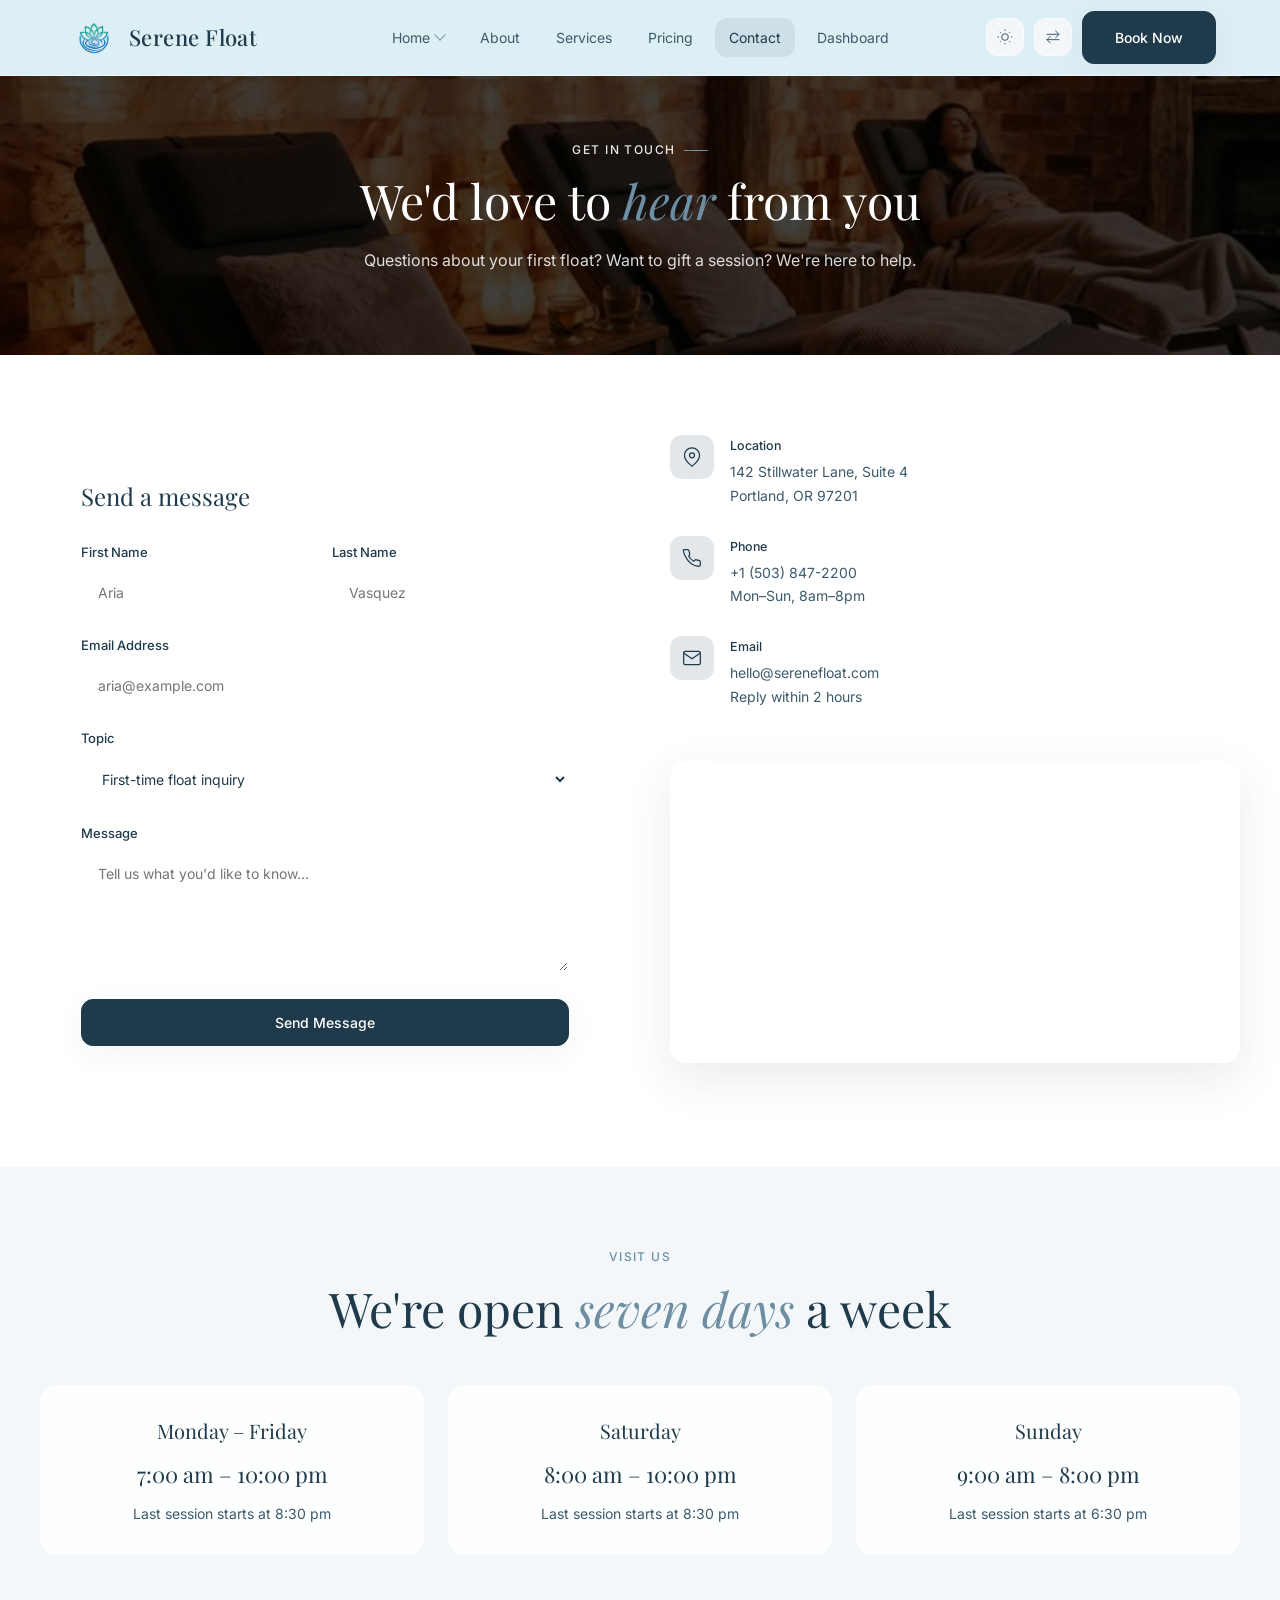
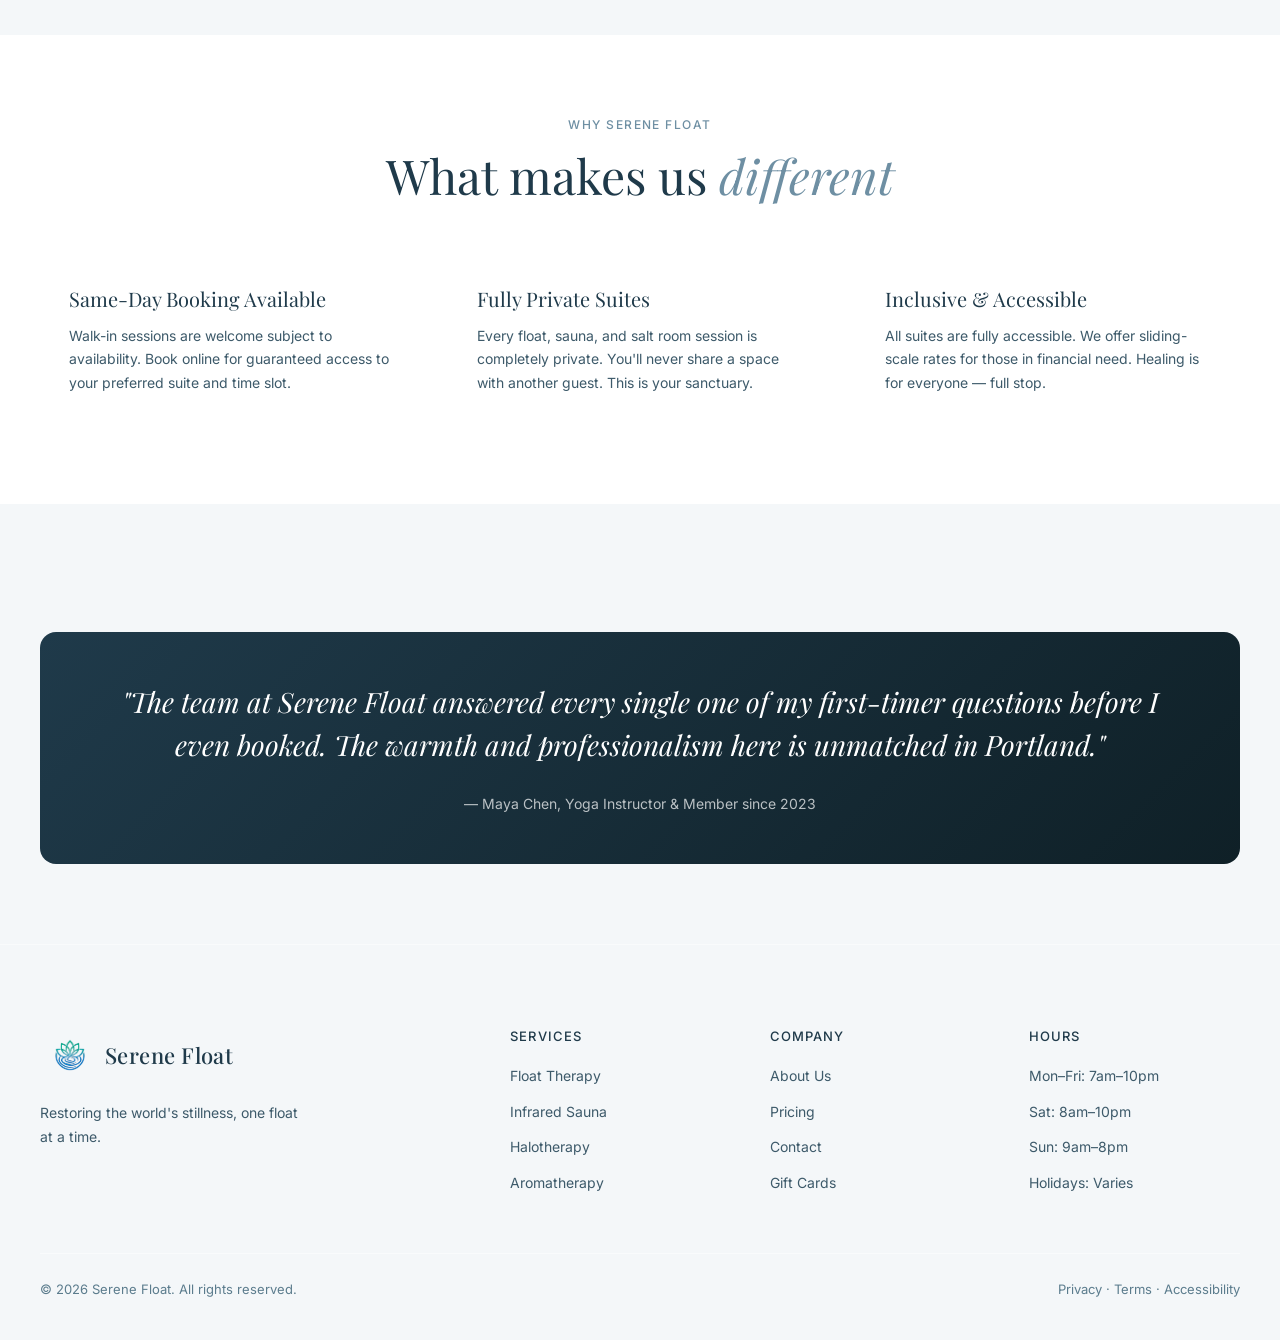
<file: pages/contact.html>
<!doctype html>
<html lang="en" data-theme="light" data-dir="ltr">
  <head>
    <meta charset="UTF-8" />
    <meta name="viewport" content="width=device-width, initial-scale=1.0" />
    <title>Serene Float — Contact</title>
    <link
      href="https://fonts.googleapis.com/css2?family=Playfair+Display:ital,wght@0,400;0,500;0,600;1,400&family=Inter:wght@300;400;500&family=Poppins:wght@300;400&display=swap"
      rel="stylesheet"
    />
    <link rel="stylesheet" href="../assets/css/style.css" />
    <link rel="stylesheet" href="../assets/css/dark-mode.css" />
    <link rel="stylesheet" href="../assets/css/rtl.css" />
    <link rel="icon" href="../assets/images/logo.png" type="image/png" />
    <script>
      (function() {
        const theme = localStorage.getItem('theme') || 'light';
        const dir = localStorage.getItem('dir') || 'ltr';
        document.documentElement.setAttribute('data-theme', theme);
        document.documentElement.setAttribute('data-dir', dir);
        document.documentElement.setAttribute('dir', dir);
      })();
    </script>
  </head>
  <body>
    <header class="site-header" id="siteHeader">
      <nav class="nav-inner">
        <a class="logo" href="../index.html">
          <div class="logo-icon">
            <img src="../assets/images/logo.png" alt="Serene Float Logo" style="width: 100%; height: 100%; object-fit: contain;">
          </div>
          Serene Float
        </a>
        <div class="nav-links">
          <div class="nav-item dropdown">
            <a class="dropdown-toggle">Home</a>
            <div class="dropdown-menu">
              <a class="dropdown-link" href="../index.html">Home v1 (SPA)</a>
              <a class="dropdown-link" href="home-v2.html">Home v2 (Bento)</a>
            </div>
          </div>
          <a href="about.html" data-page="about">About</a>
          <a href="services.html" data-page="services">Services</a>
          <a href="pricing.html" data-page="pricing">Pricing</a>
          <a href="contact.html" class="active" data-page="contact">Contact</a>
          <a href="dashboard.html" data-page="dashboard">Dashboard</a>
          <!-- Mobile-only CTA buttons -->
          <div class="mobile-nav-btns">
            <a href="signup.html" class="btn btn-primary">Book Now</a>
          </div>
          <!-- Mobile-only icon row (theme / RTL toggles) -->
          <div class="mobile-icon-row">
            <button class="icon-btn" onclick="toggleTheme()" title="Toggle theme">
              <svg viewBox="0 0 24 24" fill="none" stroke="currentColor" stroke-width="1.5">
                <path d="M21 12.79A9 9 0 1111.21 3 7 7 0 0021 12.79z" />
              </svg>
            </button>
            <button class="icon-btn" onclick="toggleRTL()" title="Toggle RTL">
              <svg viewBox="0 0 24 24" fill="none" stroke="currentColor" stroke-width="1.5" stroke-linecap="round" stroke-linejoin="round">
                <path d="M16 3l5 5-5 5M21 8H3M8 11l-5 5 5 5M3 16h18" />
              </svg>
            </button>
          </div>
        </div>
        <div class="nav-actions">
          <button
            class="icon-btn"
            onclick="toggleTheme()"
            title="Toggle theme"
            id="themeBtn"
          >
            <svg
              id="themeIcon"
              viewBox="0 0 24 24"
              fill="none"
              stroke="currentColor"
              stroke-width="1.5"
            >
              <path d="M21 12.79A9 9 0 1111.21 3 7 7 0 0021 12.79z" />
            </svg>
          </button>
          <button
            class="icon-btn"
            onclick="toggleRTL()"
            title="Toggle RTL"
            id="rtlBtn"
          >
            <svg
              viewBox="0 0 24 24"
              fill="none"
              stroke="currentColor"
              stroke-width="1.5"
              stroke-linecap="round"
              stroke-linejoin="round"
            >
              <path d="M16 3l5 5-5 5M21 8H3M8 11l-5 5 5 5M3 16h18" />
            </svg>
          </button>
          <a href="signup.html" class="btn btn-primary"
            >Book Now</a
          >
        </div>
      </nav>
    </header>
    <div id="contact" class="page active">
      <div class="page-hero" style="background: linear-gradient(rgba(0,0,0,0.75), rgba(0,0,0,0.75)), url('../assets/images/salt_room.png') center/cover; padding: 140px 24px 80px; color: white;">
        <div class="page-hero-inner">
          <div class="section-label" style="justify-content: center; color: rgba(255,255,255,0.9);">Get In Touch</div>
          <h1 class="section-title" style="color: white;">We'd love to <em>hear</em> from you</h1>
          <p class="section-sub" style="color: rgba(255,255,255,0.85); max-width: 600px; margin: 0 auto;">Questions about your first float? Want to gift a session? We're here to help.</p>
        </div>
      </div>
      <section class="section">
        <div class="section-inner">
          <div class="contact-grid">
            <div class="contact-form-wrap">
              <h3
                style="
                  font-family: var(--font-display);
                  font-size: 24px;
                  font-weight: 400;
                  margin-bottom: 24px;
                "
              >
                Send a message
              </h3>
              <div class="form-row">
                <div class="form-group">
                  <label>First Name</label>
                  <input type="text" class="form-control" placeholder="Aria" />
                </div>
                <div class="form-group">
                  <label>Last Name</label>
                  <input
                    type="text"
                    class="form-control"
                    placeholder="Vasquez"
                  />
                </div>
              </div>
              <div class="form-group">
                <label>Email Address</label>
                <input
                  type="email"
                  class="form-control"
                  placeholder="aria@example.com"
                />
              </div>
              <div class="form-group">
                <label>Topic</label>
                <select class="form-control">
                  <option>First-time float inquiry</option>
                  <option>Membership question</option>
                  <option>Gift cards</option>
                  <option>Corporate wellness</option>
                  <option>Other</option>
                </select>
              </div>
              <div class="form-group">
                <label>Message</label>
                <textarea
                  class="form-control"
                  placeholder="Tell us what you'd like to know..."
                ></textarea>
              </div>
              <button class="btn btn-primary" style="width: 100%">
                Send Message
              </button>
            </div>
            <div class="contact-info">
              <div class="contact-item">
                <div class="contact-icon">
                  <svg viewBox="0 0 24 24">
                    <path d="M21 10c0 7-9 13-9 13s-9-6-9-13a9 9 0 0118 0z" />
                    <circle cx="12" cy="10" r="3" />
                  </svg>
                </div>
                <div>
                  <h5>Location</h5>
                  <p>142 Stillwater Lane, Suite 4<br />Portland, OR 97201</p>
                </div>
              </div>
              <div class="contact-item">
                <div class="contact-icon">
                  <svg viewBox="0 0 24 24">
                    <path
                      d="M22 16.92v3a2 2 0 01-2.18 2 19.79 19.79 0 01-8.63-3.07A19.5 19.5 0 014.6 11.1a19.79 19.79 0 01-3.07-8.67A2 2 0 013.51 2h3a2 2 0 012 1.72 12.84 12.84 0 00.7 2.81 2 2 0 01-.45 2.11L8.09 9.91a16 16 0 006 6l1.27-1.27a2 2 0 012.11-.45 12.84 12.84 0 002.81.7A2 2 0 0122 16.92z"
                    />
                  </svg>
                </div>
                <div>
                  <h5>Phone</h5>
                  <p>+1 (503) 847-2200<br />Mon–Sun, 8am–8pm</p>
                </div>
              </div>
              <div class="contact-item">
                <div class="contact-icon">
                  <svg viewBox="0 0 24 24">
                    <path
                      d="M4 4h16c1.1 0 2 .9 2 2v12c0 1.1-.9 2-2 2H4c-1.1 0-2-.9-2-2V6c0-1.1.9-2 2-2z"
                    />
                    <polyline points="22,6 12,13 2,6" />
                  </svg>
                </div>
                <div>
                  <h5>Email</h5>
                  <p>hello@serenefloat.com<br />Reply within 2 hours</p>
                </div>
              </div>
              <!-- Real Google Maps embed -->
              <div style="
                margin-top: 24px;
                border-radius: var(--radius);
                overflow: hidden;
                box-shadow: var(--shadow-lg);
                border: 1px solid var(--border);
              ">
                <iframe
                  title="Serene Float Location"
                  src="https://www.google.com/maps/embed?pb=!1m18!1m12!1m3!1d89404.89765!2d-122.6750!3d45.5231!2m3!1f0!2f0!3f0!3m2!1i1024!2i768!4f13.1!3m3!1m2!1s0x54950b0b7da97427%3A0x1c36b9e6f6d18591!2sPortland%2C%20OR%2097201!5e0!3m2!1sen!2sus!4v1680000000000"
                  width="100%"
                  height="300"
                  style="border: 0; display: block;"
                  allowfullscreen=""
                  loading="lazy"
                  referrerpolicy="no-referrer-when-downgrade"
                ></iframe>
              </div>
            </div>
          </div>
        </div>
      </section>

      <!-- SOCIAL PROOF / HOURS -->
      <section class="section services-bg">
        <div class="section-inner">
          <div class="section-header center">
            <div class="section-label">Visit Us</div>
            <h2 class="section-title">We're open <em>seven days</em> a week</h2>
          </div>
          <div style="display:grid;grid-template-columns:repeat(auto-fit,minmax(200px,1fr));gap:24px;margin-top:48px;">
            <div class="value-card" style="text-align:center;">
              <h4>Monday – Friday</h4>
              <p style="font-size:22px;font-family:var(--font-display);color:var(--primary);margin:8px 0;">7:00 am – 10:00 pm</p>
              <p>Last session starts at 8:30 pm</p>
            </div>
            <div class="value-card" style="text-align:center;">
              <h4>Saturday</h4>
              <p style="font-size:22px;font-family:var(--font-display);color:var(--primary);margin:8px 0;">8:00 am – 10:00 pm</p>
              <p>Last session starts at 8:30 pm</p>
            </div>
            <div class="value-card" style="text-align:center;">
              <h4>Sunday</h4>
              <p style="font-size:22px;font-family:var(--font-display);color:var(--primary);margin:8px 0;">9:00 am – 8:00 pm</p>
              <p>Last session starts at 6:30 pm</p>
            </div>
          </div>
        </div>
      </section>

      <!-- WHY CHOOSE US -->
      <section class="section">
        <div class="section-inner">
          <div class="section-header center">
            <div class="section-label">Why Serene Float</div>
            <h2 class="section-title">What makes us <em>different</em></h2>
          </div>
          <div class="values-grid" style="margin-top:48px;">
            <div class="value-card">
              <h4>Same-Day Booking Available</h4>
              <p>Walk-in sessions are welcome subject to availability. Book online for guaranteed access to your preferred suite and time slot.</p>
            </div>
            <div class="value-card">
              <h4>Fully Private Suites</h4>
              <p>Every float, sauna, and salt room session is completely private. You'll never share a space with another guest. This is your sanctuary.</p>
            </div>
            <div class="value-card">
              <h4>Inclusive &amp; Accessible</h4>
              <p>All suites are fully accessible. We offer sliding-scale rates for those in financial need. Healing is for everyone — full stop.</p>
            </div>
          </div>
        </div>
      </section>

      <!-- TESTIMONIAL DARK BANNER -->
      <section class="section services-bg">
        <div class="section-inner">
          <div class="testimonial-dark-banner">
            <blockquote>"The team at Serene Float answered every single one of my first-timer questions before I even booked. The warmth and professionalism here is unmatched in Portland."</blockquote>
            <cite>— Maya Chen, Yoga Instructor &amp; Member since 2023</cite>
          </div>
        </div>
      </section>
    </div>
    <footer class="site-footer">
      <div class="footer-inner">
        <div class="footer-grid">
          <div class="footer-brand">
            <a class="logo" href="../index.html">
              <div class="logo-icon">
                <img src="../assets/images/logo.png" alt="Serene Float Logo" style="width: 100%; height: 100%; object-fit: contain;">
              </div>
              Serene Float
            </a>
            <p class="footer-tagline">Restoring the world's stillness, one float at a time.</p>
          </div>
          <div class="footer-col">
            <h5>Services</h5>
            <ul>
              <li><a href="services.html">Float Therapy</a></li>
              <li><a href="services.html">Infrared Sauna</a></li>
              <li><a href="services.html">Halotherapy</a></li>
              <li><a href="services.html">Aromatherapy</a></li>
            </ul>
          </div>
          <div class="footer-col">
            <h5>Company</h5>
            <ul>
              <li><a href="about.html">About Us</a></li>
              <li><a href="pricing.html">Pricing</a></li>
              <li><a href="contact.html">Contact</a></li>
              <li><a href="#">Gift Cards</a></li>
            </ul>
          </div>
          <div class="footer-col">
            <h5>Hours</h5>
            <ul>
              <li><a href="#">Mon–Fri: 7am–10pm</a></li>
              <li><a href="#">Sat: 8am–10pm</a></li>
              <li><a href="#">Sun: 9am–8pm</a></li>
              <li><a href="#">Holidays: Varies</a></li>
            </ul>
          </div>
        </div>
        <div class="footer-bottom">
          <p>© 2026 Serene Float. All rights reserved.</p>
          <p style="font-size: 13px; color: var(--text-light)">
            Privacy · Terms · Accessibility
          </p>
        </div>
      </div>
    </footer>

    <script src="../assets/js/main.js"></script>
  </body>
</html>
</file>
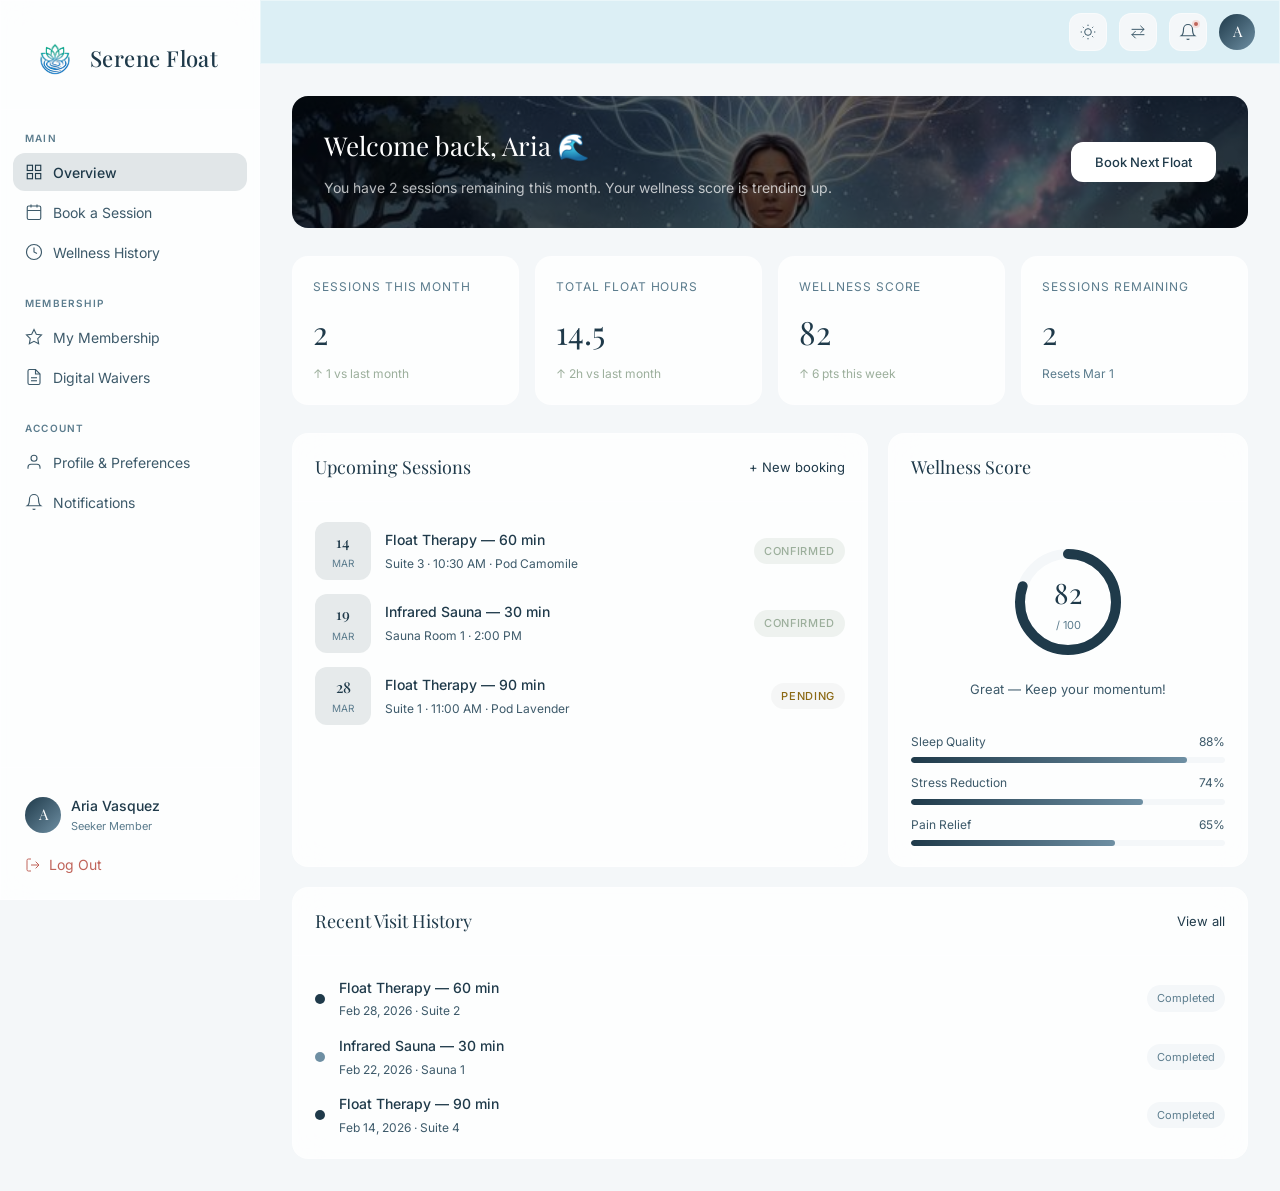
<file: pages/dashboard.html>
<!DOCTYPE html>
<html lang="en" data-theme="dark" data-dir="ltr">
<head>
<meta charset="UTF-8" />
<meta name="viewport" content="width=device-width, initial-scale=1.0"/>
<title>Serene Float — Dashboard</title>
<link href="https://fonts.googleapis.com/css2?family=Playfair+Display:ital,wght@0,400;0,500;0,600;1,400&family=Inter:wght@300;400;500&family=Poppins:wght@300;400&display=swap" rel="stylesheet"/>
<link rel="stylesheet" href="../assets/css/style.css">
<link rel="stylesheet" href="../assets/css/dark-mode.css">
<link rel="stylesheet" href="../assets/css/rtl.css">
    <link rel="icon" href="../assets/images/logo.png" type="image/png" />
    <script>
      (function() {
        const theme = localStorage.getItem('theme') || 'light';
        const dir = localStorage.getItem('dir') || 'ltr';
        document.documentElement.setAttribute('data-theme', theme);
        document.documentElement.setAttribute('data-dir', dir);
        document.documentElement.setAttribute('dir', dir);
      })();
    </script>
  </head>
<body>
<div id="dashboard" class="page active">
  <!-- SIDEBAR -->
  <aside class="dash-sidebar">
    <div class="dash-logo">
        <a class="logo" href="../index.html">
          <div class="logo-icon">
            <img src="../assets/images/logo.png" alt="Serene Float Logo" style="width: 100%; height: 100%; object-fit: contain;">
          </div>
          Serene Float
        </a>
    </div>
    <nav class="dash-nav">
      <div class="dash-nav-section">
        <h6>Main</h6>
        <button class="dash-nav-link active" onclick="showPanel('overview')">
          <svg viewBox="0 0 24 24"><rect x="3" y="3" width="7" height="7"/><rect x="14" y="3" width="7" height="7"/><rect x="3" y="14" width="7" height="7"/><rect x="14" y="14" width="7" height="7"/></svg>
          Overview
        </button>
        <button class="dash-nav-link" onclick="showPanel('booking')">
          <svg viewBox="0 0 24 24"><rect x="3" y="4" width="18" height="18" rx="2"/><path d="M16 2v4M8 2v4M3 10h18"/></svg>
          Book a Session
        </button>
        <button class="dash-nav-link" onclick="showPanel('history')">
          <svg viewBox="0 0 24 24"><circle cx="12" cy="12" r="10"/><polyline points="12 6 12 12 16 14"/></svg>
          Wellness History
        </button>
      </div>
      <div class="dash-nav-section">
        <h6>Membership</h6>
        <button class="dash-nav-link" onclick="showPanel('membership')">
          <svg viewBox="0 0 24 24"><path d="M12 2l3.09 6.26L22 9.27l-5 4.87 1.18 6.88L12 17.77l-6.18 3.25L7 14.14 2 9.27l6.91-1.01L12 2z"/></svg>
          My Membership
        </button>
        <button class="dash-nav-link" onclick="showPanel('waiver')">
          <svg viewBox="0 0 24 24"><path d="M14 2H6a2 2 0 00-2 2v16a2 2 0 002 2h12a2 2 0 002-2V8z"/><polyline points="14 2 14 8 20 8"/><line x1="16" y1="13" x2="8" y2="13"/><line x1="16" y1="17" x2="8" y2="17"/></svg>
          Digital Waivers
        </button>
      </div>
      <div class="dash-nav-section">
        <h6>Account</h6>
        <button class="dash-nav-link" onclick="showPanel('profile')">
          <svg viewBox="0 0 24 24"><path d="M20 21v-2a4 4 0 00-4-4H8a4 4 0 00-4 4v2"/><circle cx="12" cy="7" r="4"/></svg>
          Profile & Preferences
        </button>
        <button class="dash-nav-link" onclick="showPanel('notifications')">
          <svg viewBox="0 0 24 24"><path d="M18 8A6 6 0 006 8c0 7-3 9-3 9h18s-3-2-3-9"/><path d="M13.73 21a2 2 0 01-3.46 0"/></svg>
          Notifications
        </button>
      </div>
    </nav>
    <div class="dash-sidebar-footer">
      <div class="dash-user">
        <div class="dash-user-avatar">A</div>
        <div>
          <div class="dash-user-name">Aria Vasquez</div>
          <div class="dash-user-role">Seeker Member</div>
        </div>
      </div>
      <button class="logout-btn" onclick="handleLogout()">
        <svg viewBox="0 0 24 24"><path d="M9 21H5a2 2 0 01-2-2V5a2 2 0 012-2h4"/><polyline points="16 17 21 12 16 7"/><line x1="21" y1="12" x2="9" y2="12"/></svg>
        Log Out
      </button>
    </div>
  </aside>

  <!-- MAIN CONTENT -->
  <main class="dash-main">
    <div class="dash-topbar">
      <div class="dash-topbar-right">
        <button class="icon-btn" onclick="toggleTheme()" title="Toggle theme" id="themeBtn">
          <svg id="themeIcon" viewBox="0 0 24 24" fill="none" stroke="currentColor" stroke-width="1.5" width="16" height="16"><path d="M21 12.79A9 9 0 1111.21 3 7 7 0 0021 12.79z"/></svg>
        </button>
        <button class="icon-btn" onclick="toggleRTL()" title="Toggle RTL" id="rtlBtn">
          <svg viewBox="0 0 24 24" fill="none" stroke="currentColor" stroke-width="1.5" width="16" height="16" stroke-linecap="round" stroke-linejoin="round">
            <path d="M16 3l5 5-5 5M21 8H3M8 11l-5 5 5 5M3 16h18" />
          </svg>
        </button>
        <button class="notif-btn" onclick="showPanel('notifications')">
          <svg viewBox="0 0 24 24"><path d="M18 8A6 6 0 006 8c0 7-3 9-3 9h18s-3-2-3-9"/><path d="M13.73 21a2 2 0 01-3.46 0"/></svg>
          <span class="notif-badge"></span>
        </button>

        <div class="dash-profile-btn" onclick="showPanel('profile')">
          <div class="dash-user-avatar" style="width:36px;height:36px">A</div>
        </div>
      </div>
    </div>

    <div class="dash-content">

      <!-- OVERVIEW PANEL -->
      <div class="dash-panel active" id="panel-overview">
        <div class="welcome-banner" style="background: linear-gradient(rgba(0,0,0,0.6), rgba(0,0,0,0.6)), url('../assets/images/home_v2_benefits.png') center/cover; color: white;">
          <div>
            <h2 style="color: white; margin-bottom: 8px;">Welcome back, Aria 🌊</h2>
            <p style="color: rgba(255,255,255,0.9);">You have 2 sessions remaining this month. Your wellness score is trending up.</p>
          </div>
          <button class="btn btn-white" onclick="showPanel('booking')" style="background: white; color: var(--primary); border: none; padding: 12px 24px;">Book Next Float</button>
        </div>
        <div class="metrics-grid">
          <div class="metric-card">
            <div class="metric-label">Sessions This Month</div>
            <div class="metric-val">2</div>
            <div class="metric-change up">↑ 1 vs last month</div>
          </div>
          <div class="metric-card">
            <div class="metric-label">Total Float Hours</div>
            <div class="metric-val">14.5</div>
            <div class="metric-change up">↑ 2h vs last month</div>
          </div>
          <div class="metric-card">
            <div class="metric-label">Wellness Score</div>
            <div class="metric-val">82</div>
            <div class="metric-change up">↑ 6 pts this week</div>
          </div>
          <div class="metric-card">
            <div class="metric-label">Sessions Remaining</div>
            <div class="metric-val">2</div>
            <div class="metric-change" style="color:var(--text-light)">Resets Mar 1</div>
          </div>
        </div>
        <div class="dash-two-col">
          <div class="dash-card">
            <div class="dash-card-header">
              <h4>Upcoming Sessions</h4>
              <a onclick="showPanel('booking')">+ New booking</a>
            </div>
            <div class="dash-card-body">
              <div class="booking-list">
                <div class="booking-item">
                  <div class="booking-time"><div class="bt">14</div><div class="bd">Mar</div></div>
                  <div class="booking-info"><h5>Float Therapy — 60 min</h5><p>Suite 3 · 10:30 AM · Pod Camomile</p></div>
                  <div class="booking-status status-confirmed">Confirmed</div>
                </div>
                <div class="booking-item">
                  <div class="booking-time"><div class="bt">19</div><div class="bd">Mar</div></div>
                  <div class="booking-info"><h5>Infrared Sauna — 30 min</h5><p>Sauna Room 1 · 2:00 PM</p></div>
                  <div class="booking-status status-confirmed">Confirmed</div>
                </div>
                <div class="booking-item">
                  <div class="booking-time"><div class="bt">28</div><div class="bd">Mar</div></div>
                  <div class="booking-info"><h5>Float Therapy — 90 min</h5><p>Suite 1 · 11:00 AM · Pod Lavender</p></div>
                  <div class="booking-status status-pending">Pending</div>
                </div>
              </div>
            </div>
          </div>
          <div class="dash-card">
            <div class="dash-card-header">
              <h4>Wellness Score</h4>
            </div>
            <div class="dash-card-body">
              <div class="wellness-score">
                <div class="score-ring">
                  <svg viewBox="0 0 120 120">
                    <circle class="bg" cx="60" cy="60" r="48"/>
                    <circle class="val" cx="60" cy="60" r="48"/>
                  </svg>
                  <div class="score-center">
                    <div class="sv">82</div>
                    <div class="sl">/ 100</div>
                  </div>
                </div>
                <div class="score-desc">Great — Keep your momentum!</div>
              </div>
              <div class="wellness-bars">
                <div class="w-bar-item">
                  <div class="w-bar-label"><span>Sleep Quality</span><span>88%</span></div>
                  <div class="w-bar-track"><div class="w-bar-fill" style="width:88%"></div></div>
                </div>
                <div class="w-bar-item">
                  <div class="w-bar-label"><span>Stress Reduction</span><span>74%</span></div>
                  <div class="w-bar-track"><div class="w-bar-fill" style="width:74%"></div></div>
                </div>
                <div class="w-bar-item">
                  <div class="w-bar-label"><span>Pain Relief</span><span>65%</span></div>
                  <div class="w-bar-track"><div class="w-bar-fill" style="width:65%"></div></div>
                </div>
              </div>
            </div>
          </div>
        </div>
        <div class="dash-card" style="margin-top:20px">
          <div class="dash-card-header">
            <h4>Recent Visit History</h4>
            <a onclick="showPanel('history')">View all</a>
          </div>
          <div class="dash-card-body">
            <div class="visit-history">
              <div class="visit-item">
                <div class="visit-dot"></div>
                <div class="visit-info"><h5>Float Therapy — 60 min</h5><p>Feb 28, 2026 · Suite 2</p></div>
                <div class="visit-badge">Completed</div>
              </div>
              <div class="visit-item">
                <div class="visit-dot" style="background:var(--secondary)"></div>
                <div class="visit-info"><h5>Infrared Sauna — 30 min</h5><p>Feb 22, 2026 · Sauna 1</p></div>
                <div class="visit-badge">Completed</div>
              </div>
              <div class="visit-item">
                <div class="visit-dot"></div>
                <div class="visit-info"><h5>Float Therapy — 90 min</h5><p>Feb 14, 2026 · Suite 4</p></div>
                <div class="visit-badge">Completed</div>
              </div>
            </div>
          </div>
        </div>
      </div>

      <!-- BOOKING PANEL -->
      <div class="dash-panel" id="panel-booking">
        <h3 style="font-family:var(--font-display);font-size:28px;font-weight:300;margin-bottom:8px">Book a Session</h3>
        <p style="color:var(--text-muted);margin-bottom:28px">Select your service, choose a date, and pick your preferred time slot.</p>
        <div class="form-group" style="max-width:320px;margin-bottom:24px">
          <label>Service Type</label>
          <select class="form-control">
            <option>Float Therapy — 60 min ($89)</option>
            <option>Float Therapy — 90 min ($119)</option>
            <option>Infrared Sauna — 30 min ($45)</option>
            <option>Halotherapy — 45 min ($55)</option>
            <option>Guided Meditation — 30 min ($35)</option>
          </select>
        </div>
        <div class="booking-calendar-grid">
          <div class="calendar-widget">
            <div class="cal-header">
              <h4>March 2026</h4>
              <div class="cal-nav">
                <button>‹</button>
                <button>›</button>
              </div>
            </div>
            <div class="cal-days-header">
              <span>Su</span><span>Mo</span><span>Tu</span><span>We</span><span>Th</span><span>Fr</span><span>Sa</span>
            </div>
            <div class="cal-days" id="calDays"></div>
          </div>
          <div class="time-slots">
            <h4>Available Times</h4>
            <p style="font-size:13px;color:var(--text-muted);margin-bottom:16px">Thursday, March 13</p>
            <div class="time-grid">
              <div class="time-slot unavailable">7:00 AM</div>
              <div class="time-slot">8:00 AM</div>
              <div class="time-slot">9:30 AM</div>
              <div class="time-slot selected">10:30 AM</div>
              <div class="time-slot">12:00 PM</div>
              <div class="time-slot unavailable">1:30 PM</div>
              <div class="time-slot">3:00 PM</div>
              <div class="time-slot">4:30 PM</div>
              <div class="time-slot">6:00 PM</div>
              <div class="time-slot unavailable">7:30 PM</div>
              <div class="time-slot">8:00 PM</div>
              <div class="time-slot">9:00 PM</div>
            </div>
            <button class="btn btn-primary" style="width:100%">Confirm Booking</button>
          </div>
        </div>
        <div class="booking-form-section">
          <h4>Additional Preferences</h4>
          <div style="display:grid;grid-template-columns:1fr 1fr;gap:20px;max-width:640px">
            <div class="form-group">
              <label>Pod Preference</label>
              <select class="form-control">
                <option>No preference</option>
                <option>Pod Lavender (Suite 1)</option>
                <option>Pod Camomile (Suite 3)</option>
                <option>Pod Eucalyptus (Suite 5)</option>
              </select>
            </div>
            <div class="form-group">
              <label>Add-on</label>
              <select class="form-control">
                <option>None</option>
                <option>Aromatherapy (+$25)</option>
                <option>Guided Intro (+$15)</option>
                <option>Sound Journey (+$20)</option>
              </select>
            </div>
          </div>
          <div class="form-group" style="max-width:640px">
            <label>Special Notes</label>
            <textarea class="form-control" placeholder="Any health conditions, preferences, or first-time notes..."></textarea>
          </div>
        </div>
      </div>

      <!-- WELLNESS HISTORY PANEL -->
      <div class="dash-panel" id="panel-history">
        <h3 style="font-family:var(--font-display);font-size:28px;font-weight:300;margin-bottom:8px">Wellness Visit History</h3>
        <p style="color:var(--text-muted);margin-bottom:28px">A full record of your float sessions and wellness services.</p>
        <div class="dash-card">
          <div class="dash-card-header">
            <h4>All Sessions</h4>
            <span style="font-size:13px;color:var(--text-muted)">12 sessions total</span>
          </div>
          <div class="dash-card-body">
            <div class="history-timeline">
              <div class="history-item">
                <div class="history-date"><div class="hd-day">28</div><div class="hd-month">Feb</div></div>
                <div class="history-content">
                  <h4>Float Therapy — 60 min</h4>
                  <p>Suite 2 · Pod Camomile · 10:30 AM</p>
                  <div class="history-tags"><span class="h-tag">Stress Relief</span><span class="h-tag">Back Pain</span><span class="h-tag">Deep Relaxation</span></div>
                </div>
                <div class="history-rating"><div class="h-stars">★★★★★</div><div class="h-dur">60 min</div></div>
              </div>
              <div class="history-item">
                <div class="history-date"><div class="hd-day">22</div><div class="hd-month">Feb</div></div>
                <div class="history-content">
                  <h4>Infrared Sauna — 30 min</h4>
                  <p>Sauna Room 1 · 2:00 PM</p>
                  <div class="history-tags"><span class="h-tag">Detox</span><span class="h-tag">Muscle Recovery</span></div>
                </div>
                <div class="history-rating"><div class="h-stars">★★★★☆</div><div class="h-dur">30 min</div></div>
              </div>
              <div class="history-item">
                <div class="history-date"><div class="hd-day">14</div><div class="hd-month">Feb</div></div>
                <div class="history-content">
                  <h4>Float Therapy — 90 min</h4>
                  <p>Suite 4 · Pod Lavender · 11:00 AM</p>
                  <div class="history-tags"><span class="h-tag">Sleep</span><span class="h-tag">Anxiety</span><span class="h-tag">Deep Float</span></div>
                </div>
                <div class="history-rating"><div class="h-stars">★★★★★</div><div class="h-dur">90 min</div></div>
              </div>
              <div class="history-item">
                <div class="history-date"><div class="hd-day">08</div><div class="hd-month">Feb</div></div>
                <div class="history-content">
                  <h4>Halotherapy — 45 min</h4>
                  <p>Salt Room · 3:00 PM</p>
                  <div class="history-tags"><span class="h-tag">Respiratory</span><span class="h-tag">Skin</span></div>
                </div>
                <div class="history-rating"><div class="h-stars">★★★★☆</div><div class="h-dur">45 min</div></div>
              </div>
              <div class="history-item">
                <div class="history-date"><div class="hd-day">01</div><div class="hd-month">Feb</div></div>
                <div class="history-content">
                  <h4>Float Therapy — 60 min</h4>
                  <p>Suite 1 · Pod Eucalyptus · 9:00 AM</p>
                  <div class="history-tags"><span class="h-tag">Clarity</span><span class="h-tag">Focus</span></div>
                </div>
                <div class="history-rating"><div class="h-stars">★★★★★</div><div class="h-dur">60 min</div></div>
              </div>
            </div>
          </div>
        </div>
      </div>

      <!-- MEMBERSHIP PANEL -->
      <div class="dash-panel" id="panel-membership">
        <h3 style="font-family:var(--font-display);font-size:28px;font-weight:300;margin-bottom:8px">My Membership</h3>
        <p style="color:var(--text-muted);margin-bottom:28px">Manage your membership plan and explore upgrade options.</p>
        <div class="dash-card" style="margin-bottom:24px">
          <div class="dash-card-header"><h4>Current Plan</h4></div>
          <div class="dash-card-body">
            <div style="display:flex;align-items:center;justify-content:space-between;flex-wrap:wrap;gap:16px">
              <div>
                <div style="font-family:var(--font-display);font-size:28px;font-weight:400;color:var(--primary)">Seeker Membership</div>
                <div style="font-size:14px;color:var(--text-muted);margin-top:4px">$199/month · Renews March 1, 2026</div>
              </div>
              <div style="display:flex;gap:10px">
                <button class="btn btn-secondary">Manage Plan</button>
                <button class="btn btn-primary" onclick="showPanel('membership')">Upgrade</button>
              </div>
            </div>
            <div style="display:grid;grid-template-columns:repeat(4,1fr);gap:16px;margin-top:24px">
              <div style="text-align:center;padding:16px;background:var(--bg-alt);border-radius:var(--radius-sm)">
                <div style="font-family:var(--font-display);font-size:28px;color:var(--primary)">2/4</div>
                <div style="font-size:12px;color:var(--text-muted)">Floats Used</div>
              </div>
              <div style="text-align:center;padding:16px;background:var(--bg-alt);border-radius:var(--radius-sm)">
                <div style="font-family:var(--font-display);font-size:28px;color:var(--primary)">1/2</div>
                <div style="font-size:12px;color:var(--text-muted)">Saunas Used</div>
              </div>
              <div style="text-align:center;padding:16px;background:var(--bg-alt);border-radius:var(--radius-sm)">
                <div style="font-family:var(--font-display);font-size:28px;color:var(--primary)">1</div>
                <div style="font-size:12px;color:var(--text-muted)">Guest Pass</div>
              </div>
              <div style="text-align:center;padding:16px;background:var(--bg-alt);border-radius:var(--radius-sm)">
                <div style="font-family:var(--font-display);font-size:28px;color:var(--primary)">10%</div>
                <div style="font-size:12px;color:var(--text-muted)">Add-on Discount</div>
              </div>
            </div>
          </div>
        </div>
        <div class="membership-cards">
          <div class="membership-card">
            <h3>Drop-In</h3>
            <div class="m-price">$89</div>
            <div class="m-period">per session</div>
            <ul>
              <li><svg viewBox="0 0 24 24"><polyline points="20 6 9 17 4 12"/></svg>Single float session</li>
              <li><svg viewBox="0 0 24 24"><polyline points="20 6 9 17 4 12"/></svg>Private suite access</li>
              <li><svg viewBox="0 0 24 24"><polyline points="20 6 9 17 4 12"/></svg>Amenities included</li>
            </ul>
            <button class="btn btn-secondary" style="width:100%">Book Single</button>
          </div>
          <div class="membership-card active-plan">
            <div class="active-plan-badge">Current Plan</div>
            <h3>Seeker</h3>
            <div class="m-price">$199</div>
            <div class="m-period">per month</div>
            <ul>
              <li><svg viewBox="0 0 24 24"><polyline points="20 6 9 17 4 12"/></svg>4 floats/month</li>
              <li><svg viewBox="0 0 24 24"><polyline points="20 6 9 17 4 12"/></svg>2 infrared saunas</li>
              <li><svg viewBox="0 0 24 24"><polyline points="20 6 9 17 4 12"/></svg>Priority booking</li>
              <li><svg viewBox="0 0 24 24"><polyline points="20 6 9 17 4 12"/></svg>1 guest pass</li>
              <li><svg viewBox="0 0 24 24"><polyline points="20 6 9 17 4 12"/></svg>10% add-on discount</li>
            </ul>
            <button class="btn btn-primary" style="width:100%" disabled>Active</button>
          </div>
          <div class="membership-card">
            <h3>Sanctuary</h3>
            <div class="m-price">$349</div>
            <div class="m-period">per month</div>
            <ul>
              <li><svg viewBox="0 0 24 24"><polyline points="20 6 9 17 4 12"/></svg>Unlimited floats</li>
              <li><svg viewBox="0 0 24 24"><polyline points="20 6 9 17 4 12"/></svg>Unlimited sauna</li>
              <li><svg viewBox="0 0 24 24"><polyline points="20 6 9 17 4 12"/></svg>Monthly halotherapy</li>
              <li><svg viewBox="0 0 24 24"><polyline points="20 6 9 17 4 12"/></svg>Wellness coach</li>
              <li><svg viewBox="0 0 24 24"><polyline points="20 6 9 17 4 12"/></svg>20% add-on discount</li>
            </ul>
            <button class="btn btn-secondary" style="width:100%">Upgrade</button>
          </div>
        </div>
      </div>

      <!-- WAIVER PANEL -->
      <div class="dash-panel" id="panel-waiver">
        <div class="waiver-wrap">
          <h3 style="font-family:var(--font-display);font-size:28px;font-weight:300;margin-bottom:8px">Digital Waivers</h3>
          <p style="color:var(--text-muted);margin-bottom:28px">Please read and sign your health & safety waiver. Required before your first session.</p>
          <div class="waiver-card">
            <h3>Float Therapy Health & Safety Waiver</h3>
            <div class="waiver-sub">Serene Float Micro-Spa · Version 3.1 · Effective Jan 2026</div>
            <div class="waiver-section">
              <h5>Health Conditions Disclosure</h5>
              <div class="waiver-scroll">
                <p style="font-size:13px;color:var(--text-muted);line-height:1.8">Float therapy is generally safe for most individuals. However, you should consult your physician before floating if you have epilepsy, serious mental illness, low blood pressure, kidney disease, open wounds, skin infections, or recent surgery. Pregnant women should consult their OB/GYN prior to floating. Individuals under the influence of alcohol or drugs may not participate.</p>
                <br>
                <p style="font-size:13px;color:var(--text-muted);line-height:1.8">The float tank contains approximately 1,000 lbs of pharmaceutical-grade magnesium sulfate (Epsom salt) dissolved in 10 inches of water heated to approximately 93.5°F (34.2°C). The high salt concentration ensures buoyancy — you will float automatically without effort. The water is filtered, treated with UV light, and tested continuously to maintain hygiene standards.</p>
                <br>
                <p style="font-size:13px;color:var(--text-muted);line-height:1.8">By signing this waiver, you acknowledge that Serene Float LLC is not responsible for any adverse reactions that may occur during or after your float session. You agree to inform our staff of any relevant medical conditions prior to your session.</p>
              </div>
            </div>
            <div class="waiver-checks">
              <label class="waiver-check"><input type="checkbox"/> I confirm I do not have any contraindicated health conditions listed above, or I have consulted my physician and received clearance.</label>
              <label class="waiver-check"><input type="checkbox"/> I understand float therapy involves sensory deprivation and I am voluntarily participating.</label>
              <label class="waiver-check"><input type="checkbox"/> I agree to follow all pre-session hygiene guidelines provided by staff.</label>
              <label class="waiver-check"><input type="checkbox"/> I have read and agree to the full Terms of Service and Cancellation Policy.</label>
            </div>
            <label style="font-size:13px;font-weight:500;display:block;margin-bottom:10px">Digital Signature</label>
            <div class="signature-pad">
              <canvas id="sigCanvas"></canvas>
            </div>
            <p class="signature-hint">Sign above using your mouse or touchscreen</p>
            <div class="btn-group-responsive" style="margin-bottom:24px">
              <button class="btn btn-primary" onclick="showToast('Waiver submitted successfully!')">Submit & Sign Waiver</button>
              <button class="btn btn-secondary" onclick="showToast('Signature cleared.')">Clear Signature</button>
            </div>
          </div>
        </div>
      </div>

      <!-- PROFILE PANEL -->
      <div class="dash-panel" id="panel-profile">
        <h3 style="font-family:var(--font-display);font-size:28px;font-weight:300;margin-bottom:28px">Profile & Preferences</h3>
        <div class="form-col-stack">
          <div class="dash-card">
            <div class="dash-card-header"><h4>Personal Information</h4></div>
            <div class="dash-card-body">
              <div class="form-row" style="margin-bottom:16px">
                <div class="form-group"><label>First Name</label><input type="text" class="form-control" value="Aria"/></div>
                <div class="form-group"><label>Last Name</label><input type="text" class="form-control" value="Vasquez"/></div>
              </div>
              <div class="form-group"><label>Email</label><input type="email" class="form-control" value="aria@example.com"/></div>
              <div class="form-group"><label>Phone</label><input type="tel" class="form-control" value="+1 (503) 847-2200"/></div>
              <div class="form-group"><label>Date of Birth</label><input type="date" class="form-control" value="1990-06-14"/></div>
              <button class="btn btn-primary">Save Changes</button>
            </div>
          </div>
          <div class="dash-card">
            <div class="dash-card-header"><h4>Wellness Preferences</h4></div>
            <div class="dash-card-body">
              <div class="form-group">
                <label>Preferred Pod Temperature</label>
                <select class="form-control"><option>Standard (93.5°F)</option><option>Slightly Warmer (94.5°F)</option></select>
              </div>
              <div class="form-group">
                <label>Music Preference</label>
                <select class="form-control"><option>Silent float</option><option>Binaural beats</option><option>Nature sounds</option><option>Tibetan bowls</option></select>
              </div>
              <div class="form-group">
                <label>Light Preference</label>
                <select class="form-control"><option>Fully dark</option><option>Dim starlight</option><option>Soft blue</option></select>
              </div>
              <div class="form-group">
                <label>Wellness Goals</label>
                <select class="form-control"><option>Stress Relief</option><option>Pain Management</option><option>Athletic Recovery</option><option>Meditation Deepening</option></select>
              </div>
              <button class="btn btn-primary">Save Preferences</button>
            </div>
          </div>
        </div>
      </div>

      <!-- NOTIFICATIONS PANEL -->
      <div class="dash-panel" id="panel-notifications">
        <h3 style="font-family:var(--font-display);font-size:28px;font-weight:300;margin-bottom:28px">Notifications</h3>
        <div class="dash-card">
          <div class="dash-card-header"><h4>Recent Notifications</h4></div>
          <div class="dash-card-body">
            <div style="display:flex;flex-direction:column;gap:0">
              <div style="display:flex;gap:16px;padding:16px 0;border-bottom:1px solid var(--border);align-items:flex-start">
                <div style="width:40px;height:40px;border-radius:50%;background:color-mix(in srgb,var(--primary) 15%,transparent);display:flex;align-items:center;justify-content:center;flex-shrink:0">
                  <svg width="18" height="18" viewBox="0 0 24 24" fill="none" stroke="var(--primary)" stroke-width="1.5"><rect x="3" y="4" width="18" height="18" rx="2"/><path d="M16 2v4M8 2v4M3 10h18"/></svg>
                </div>
                <div style="flex:1">
                  <div style="font-weight:500;font-size:14px;margin-bottom:3px">Session confirmed — March 14</div>
                  <div style="font-size:13px;color:var(--text-muted)">Your Float Therapy session (60 min) at 10:30 AM in Suite 3 is confirmed.</div>
                  <div style="font-size:11px;color:var(--text-light);margin-top:4px">2 hours ago</div>
                </div>
                <div style="width:8px;height:8px;border-radius:50%;background:var(--primary);flex-shrink:0;margin-top:6px"></div>
              </div>
              <div style="display:flex;gap:16px;padding:16px 0;border-bottom:1px solid var(--border);align-items:flex-start">
                <div style="width:40px;height:40px;border-radius:50%;background:color-mix(in srgb,var(--secondary) 15%,transparent);display:flex;align-items:center;justify-content:center;flex-shrink:0">
                  <svg width="18" height="18" viewBox="0 0 24 24" fill="none" stroke="var(--secondary)" stroke-width="1.5"><path d="M12 2l3.09 6.26L22 9.27l-5 4.87 1.18 6.88L12 17.77l-6.18 3.25L7 14.14 2 9.27l6.91-1.01L12 2z"/></svg>
                </div>
                <div style="flex:1">
                  <div style="font-weight:500;font-size:14px;margin-bottom:3px">Membership renewed</div>
                  <div style="font-size:13px;color:var(--text-muted)">Your Seeker Membership has been renewed for March 2026. 4 floats available.</div>
                  <div style="font-size:11px;color:var(--text-light);margin-top:4px">1 day ago</div>
                </div>
              </div>
              <div style="display:flex;gap:16px;padding:16px 0;align-items:flex-start">
                <div style="width:40px;height:40px;border-radius:50%;background:color-mix(in srgb,var(--success) 15%,transparent);display:flex;align-items:center;justify-content:center;flex-shrink:0">
                  <svg width="18" height="18" viewBox="0 0 24 24" fill="none" stroke="var(--success)" stroke-width="1.5"><polyline points="20 6 9 17 4 12"/></svg>
                </div>
                <div style="flex:1">
                  <div style="font-weight:500;font-size:14px;margin-bottom:3px">Wellness score improved!</div>
                  <div style="font-size:13px;color:var(--text-muted)">Your wellness score increased by 6 points after your last float. Keep it up!</div>
                  <div style="font-size:11px;color:var(--text-light);margin-top:4px">3 days ago</div>
                </div>
              </div>
            </div>
          </div>
        </div>
      </div>

    </div><!-- /.dash-content -->
  </main>
</div>

<script>
// =================== PAGE NAVIGATION ===================
function showPage(id) {
  document.querySelectorAll('.page').forEach(p => p.classList.remove('active'));
  document.getElementById(id).classList.add('active');
  window.scrollTo(0, 0);
  // Update nav active state
  document.querySelectorAll('.nav-links a').forEach(a => {
    a.classList.toggle('active', a.dataset.page === id);
  });
  // Show/hide header
  const noHeader = ['auth-login','auth-signup','dashboard'];
  document.getElementById('siteHeader').style.display = noHeader.includes(id) ? 'none' : 'flex';
}

// =================== DASHBOARD PANELS ===================
function showPanel(id) {
  document.querySelectorAll('.dash-panel').forEach(p => p.classList.remove('active'));
  document.querySelectorAll('.dash-nav-link').forEach(l => l.classList.remove('active'));
  document.getElementById('panel-' + id).classList.add('active');
  const titles = {
    overview: 'Client Dashboard', booking: 'Book a Session',
    history: 'Wellness History', membership: 'My Membership',
    waiver: 'Digital Waivers', profile: 'Profile & Preferences',
    notifications: 'Notifications'
  };
  event.currentTarget && event.currentTarget.classList.add('active');
  // Try activating button that called this
  document.querySelectorAll('.dash-nav-link').forEach(btn => {
    if (btn.getAttribute('onclick') && btn.getAttribute('onclick').includes("'" + id + "'")) {
      btn.classList.add('active');
    }
  });
}

// =================== THEME TOGGLE ===================
function toggleTheme() {
  const html = document.documentElement;
  const isDark = html.getAttribute('data-theme') === 'dark';
  html.setAttribute('data-theme', isDark ? 'light' : 'dark');
  document.getElementById('themeIcon').innerHTML = isDark
    ? '<path d="M21 12.79A9 9 0 1111.21 3 7 7 0 0021 12.79z"/>'
    : '<circle cx="12" cy="12" r="5"/><path d="M12 1v2M12 21v2M4.22 4.22l1.42 1.42M18.36 18.36l1.42 1.42M1 12h2M21 12h2M4.22 19.78l1.42-1.42M18.36 5.64l1.42-1.42"/>';
}

// =================== RTL TOGGLE ===================
function toggleRTL() {
  const html = document.documentElement;
  const isRTL = html.getAttribute('data-dir') === 'rtl';
  html.setAttribute('data-dir', isRTL ? 'ltr' : 'rtl');
  html.setAttribute('dir', isRTL ? 'ltr' : 'rtl');
}

// =================== PASSWORD TOGGLE ===================
function togglePass(id) {
  const input = document.getElementById(id);
  input.type = input.type === 'password' ? 'text' : 'password';
}

// =================== SCROLL HEADER ===================
window.addEventListener('scroll', () => {
  document.getElementById('siteHeader').classList.toggle('scrolled', window.scrollY > 20);
});

// =================== CALENDAR ===================
function renderCalendar() {
  const days = document.getElementById('calDays');
  if (!days) return;
  const today = new Date();
  const year = today.getFullYear(), month = today.getMonth();
  const firstDay = new Date(year, month, 1).getDay();
  const daysInMonth = new Date(year, month + 1, 0).getDate();
  const bookings = [5, 14, 19, 28];
  days.innerHTML = '';
  for (let i = 0; i < firstDay; i++) {
    const d = document.createElement('div');
    d.className = 'cal-day other-month';
    d.textContent = new Date(year, month, -firstDay + i + 1).getDate();
    days.appendChild(d);
  }
  for (let d = 1; d <= daysInMonth; d++) {
    const el = document.createElement('div');
    el.className = 'cal-day' + (d === today.getDate() ? ' today' : '') + (bookings.includes(d) ? ' has-booking' : '');
    el.textContent = d;
    el.onclick = () => { document.querySelectorAll('.cal-day').forEach(x => x.classList.remove('selected')); el.classList.add('selected'); };
    days.appendChild(el);
  }
}
renderCalendar();

// =================== TIME SLOTS ===================
document.addEventListener('click', e => {
  if (e.target.classList.contains('time-slot') && !e.target.classList.contains('unavailable')) {
    document.querySelectorAll('.time-slot').forEach(s => s.classList.remove('selected'));
    e.target.classList.add('selected');
  }
});

// =================== SIGNATURE PAD ===================
(function() {
  const canvas = document.getElementById('sigCanvas');
  if (!canvas) return;
  const ctx = canvas.getContext('2d');
  let drawing = false;
  function resize() {
    const pad = canvas.parentElement;
    canvas.width = pad.offsetWidth;
    canvas.height = pad.offsetHeight;
  }
  resize();
  canvas.addEventListener('mousedown', e => { drawing = true; ctx.beginPath(); ctx.moveTo(e.offsetX, e.offsetY); });
  canvas.addEventListener('mousemove', e => { if (!drawing) return; ctx.lineTo(e.offsetX, e.offsetY); ctx.strokeStyle = getComputedStyle(document.documentElement).getPropertyValue('--primary'); ctx.lineWidth = 2; ctx.lineCap = 'round'; ctx.stroke(); });
  canvas.addEventListener('mouseup', () => drawing = false);
  document.querySelector('.btn-secondary[onclick]') && null; // handled inline
})();
</script>
</body>
</html>

<script src="../assets/js/main.js"></script>
<script src="../assets/js/dashboard.js"></script>
</body>
</html>
</file>
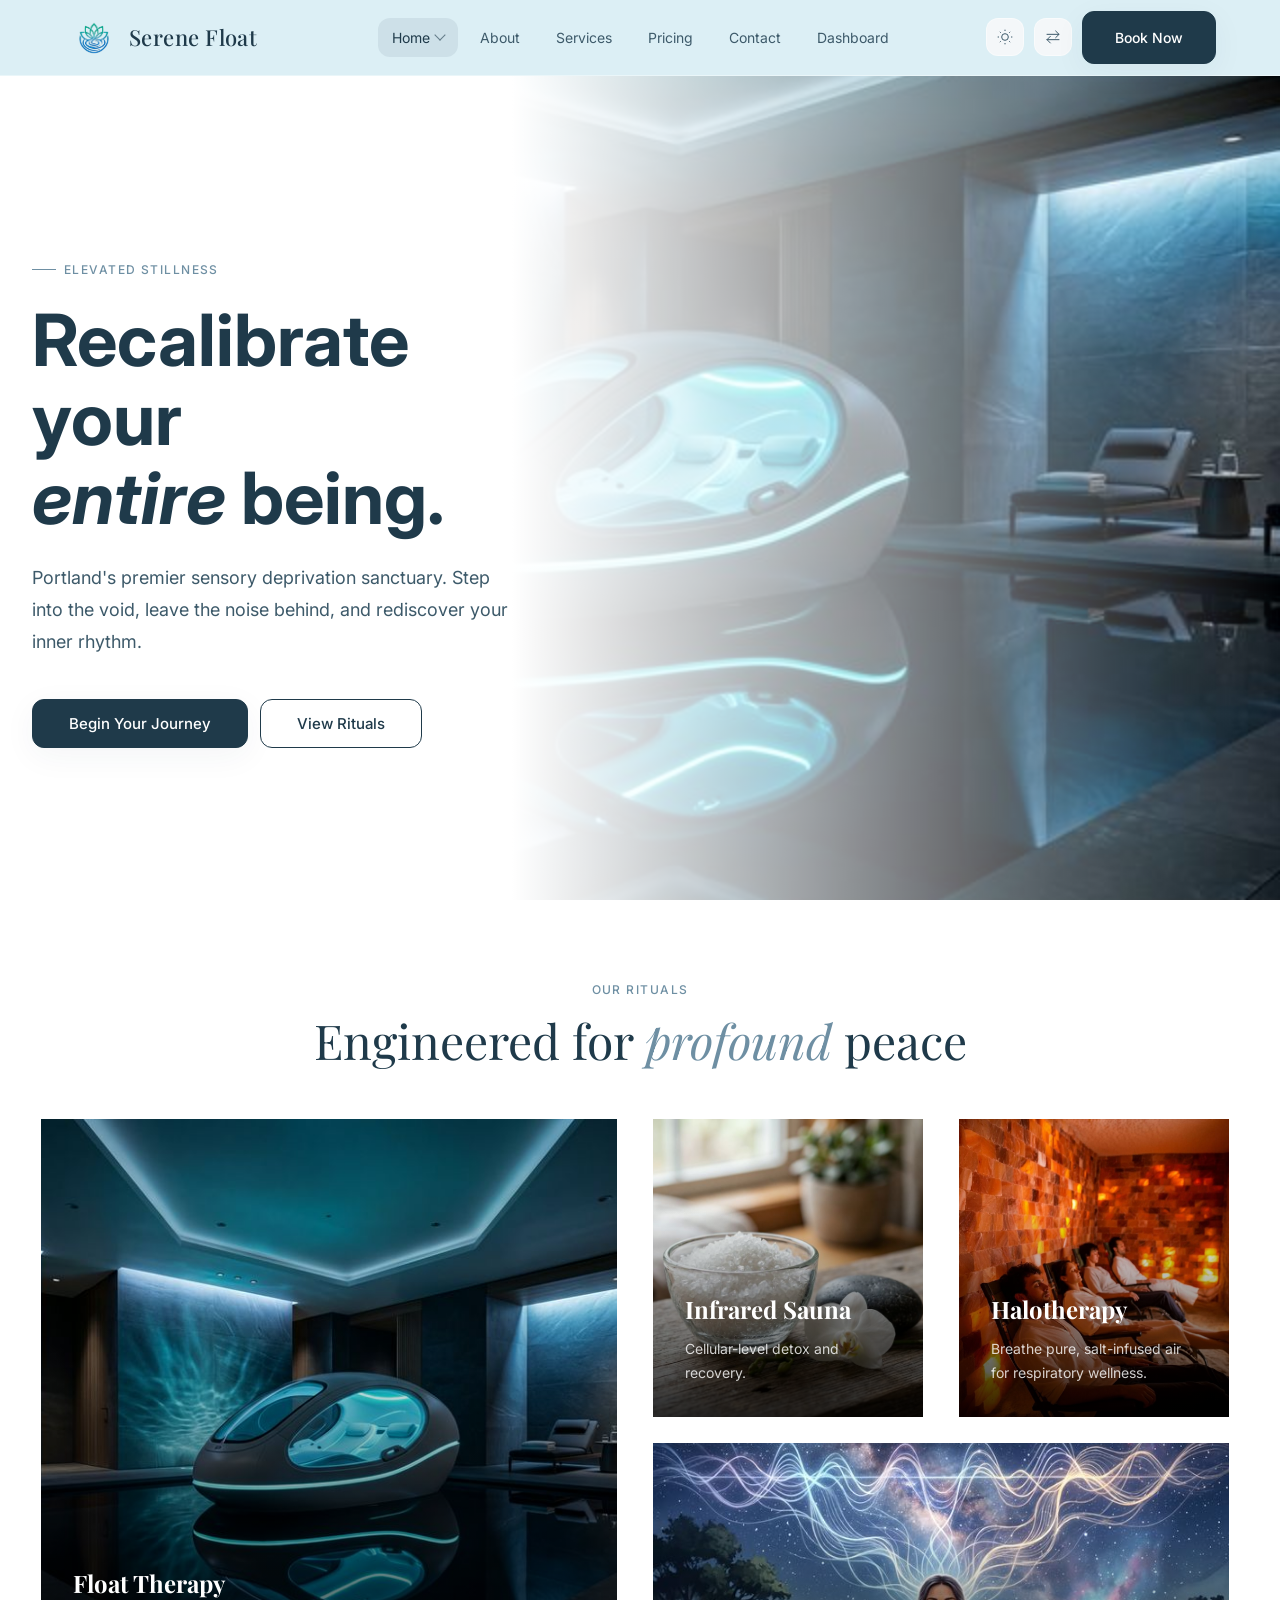
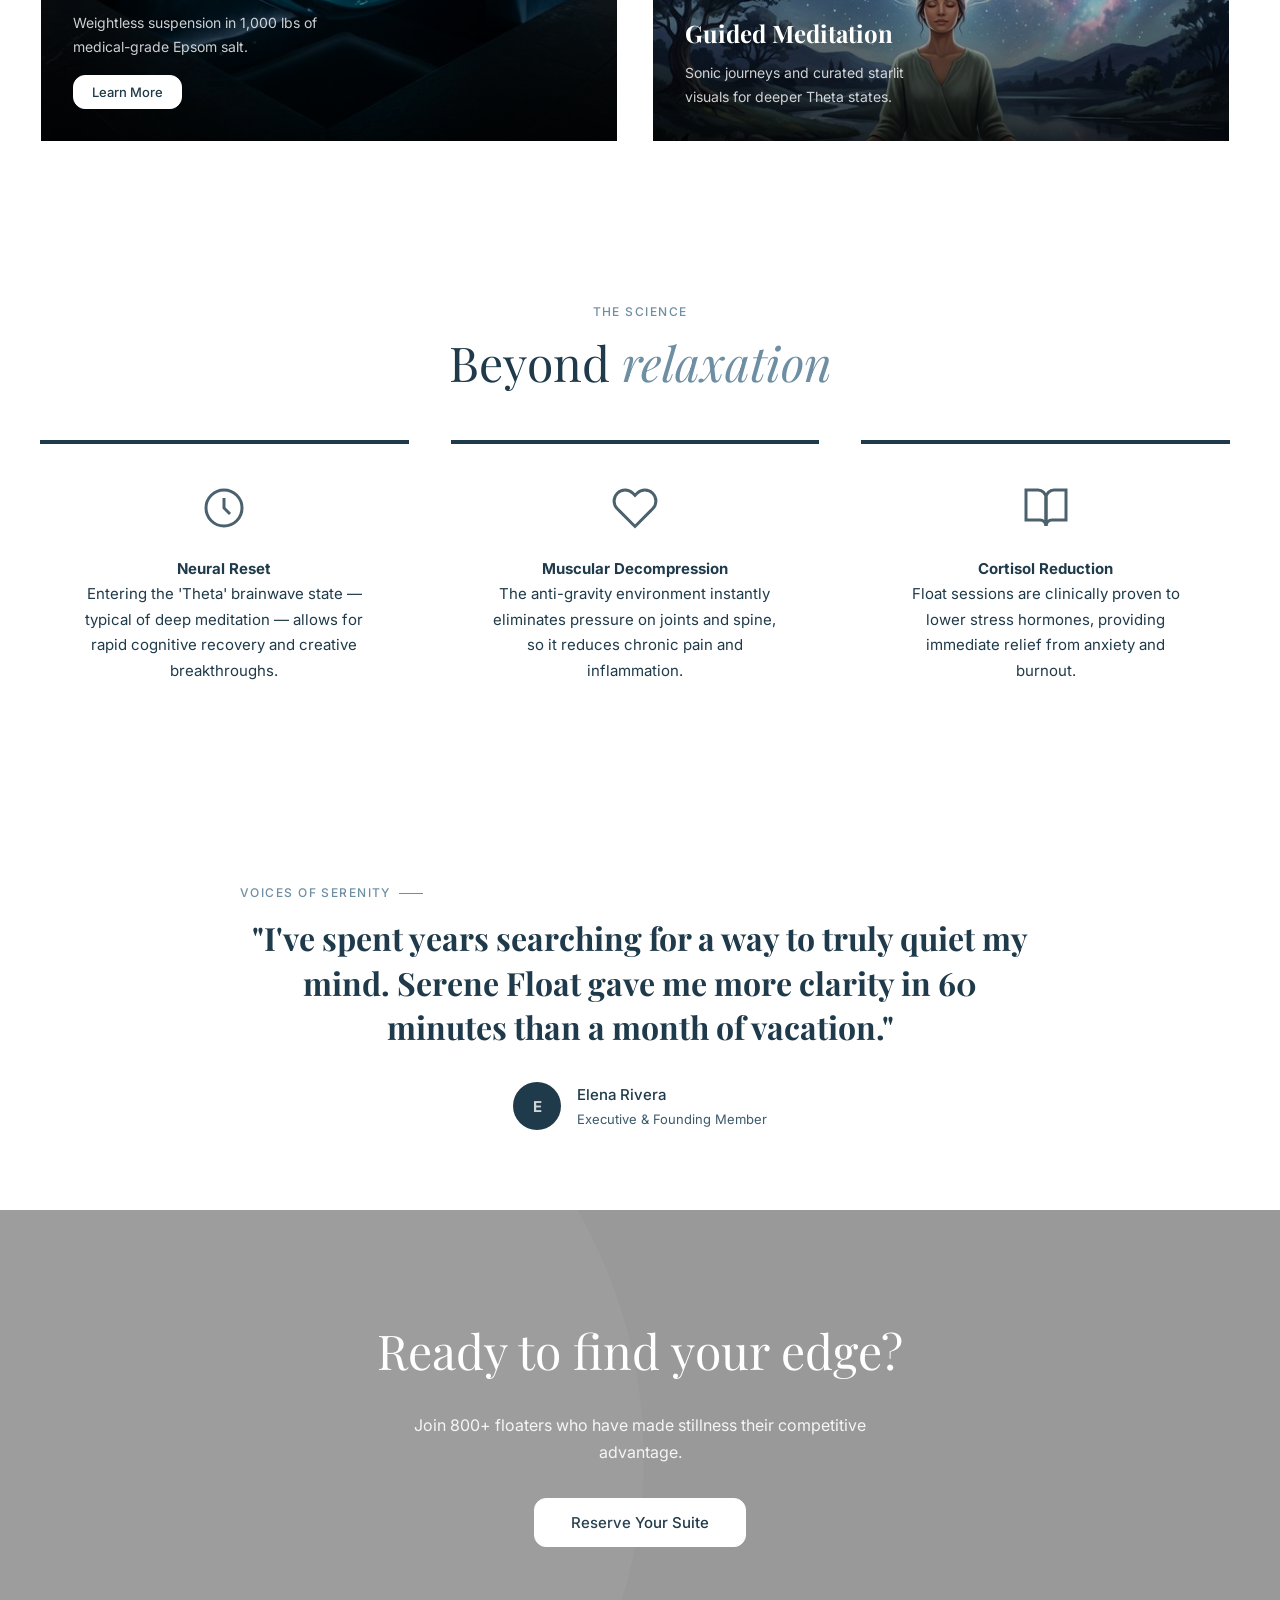
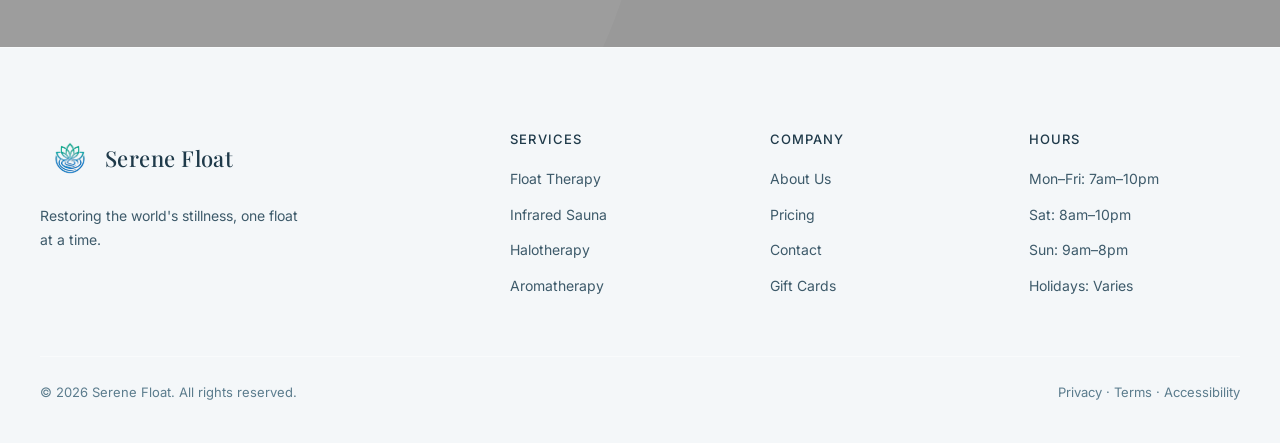
<file: pages/home-v2.html>
<!doctype html>
<html lang="en" data-theme="light" data-dir="ltr">
  <head>
    <meta charset="UTF-8" />
    <meta name="viewport" content="width=device-width, initial-scale=1.0" />
    <title>Serene Float — Home v2 (Bento Edition)</title>
    <link
      href="https://fonts.googleapis.com/css2?family=Playfair+Display:ital,wght@0,400;0,500;0,600;1,400&family=Inter:wght@300;400;500&family=Poppins:wght@300;400&display=swap"
      rel="stylesheet"
    />
    <link rel="stylesheet" href="../assets/css/style.css" />
    <link rel="stylesheet" href="../assets/css/dark-mode.css" />
    <link rel="stylesheet" href="../assets/css/rtl.css" />
    <link rel="icon" href="../assets/images/logo.png" type="image/png" />
    <script>
      (function() {
        const theme = localStorage.getItem('theme') || 'light';
        const dir = localStorage.getItem('dir') || 'ltr';
        document.documentElement.setAttribute('data-theme', theme);
        document.documentElement.setAttribute('data-dir', dir);
        document.documentElement.setAttribute('dir', dir);
      })();
    </script>
  </head>
  <body>
    <header class="site-header" id="siteHeader">
      <nav class="nav-inner">
        <a class="logo" href="../index.html">
          <div class="logo-icon">
            <img src="../assets/images/logo.png" alt="Serene Float Logo" style="width: 100%; height: 100%; object-fit: contain;">
          </div>
          Serene Float
        </a>
        <div class="nav-links">
          <div class="nav-item dropdown">
            <a class="dropdown-toggle active">Home</a>
            <div class="dropdown-menu">
              <a class="dropdown-link" href="../index.html">Home v1 (SPA)</a>
              <a class="dropdown-link" href="home-v2.html">Home v2 (Bento)</a>
            </div>
          </div>
          <a href="about.html" data-page="about">About</a>
          <a href="services.html" data-page="services">Services</a>
          <a href="pricing.html" data-page="pricing">Pricing</a>
          <a href="contact.html" data-page="contact">Contact</a>
          <a href="dashboard.html" data-page="dashboard">Dashboard</a>
          <div class="mobile-nav-btns">
            <a href="signup.html" class="btn btn-primary">Book Now</a>
          </div>
          <!-- Mobile-only icon row (theme / RTL toggles) -->
          <div class="mobile-icon-row">
            <button class="icon-btn" onclick="toggleTheme()" title="Toggle theme">
              <svg viewBox="0 0 24 24" fill="none" stroke="currentColor" stroke-width="1.5">
                <path d="M21 12.79A9 9 0 1111.21 3 7 7 0 0021 12.79z" />
              </svg>
            </button>
            <button class="icon-btn" onclick="toggleRTL()" title="Toggle RTL">
              <svg viewBox="0 0 24 24" fill="none" stroke="currentColor" stroke-width="1.5" stroke-linecap="round" stroke-linejoin="round">
                <path d="M16 3l5 5-5 5M21 8H3M8 11l-5 5 5 5M3 16h18" />
              </svg>
            </button>
          </div>
        </div>
        <div class="nav-actions">
          <button class="icon-btn" onclick="toggleTheme()" id="themeBtn" title="Toggle theme">
            <svg id="themeIcon" viewBox="0 0 24 24" fill="none" stroke="currentColor" stroke-width="1.5">
              <path d="M21 12.79A9 9 0 1111.21 3 7 7 0 0021 12.79z" />
            </svg>
          </button>
          <button class="icon-btn" onclick="toggleRTL()" id="rtlBtn" title="Toggle RTL">
            <svg viewBox="0 0 24 24" fill="none" stroke="currentColor" stroke-width="1.5" stroke-linecap="round" stroke-linejoin="round">
              <path d="M16 3l5 5-5 5M21 8H3M8 11l-5 5 5 5M3 16h18" />
            </svg>
          </button>
          <a href="signup.html" class="btn btn-primary">Book Now</a>
        </div>
      </nav>
    </header>

    <div id="home-v2" class="page active">
      <!-- IMMERSIVE HERO -->
      <section class="hero-v2">
        <div class="hero-v2-bg">
          <img src="../assets/images/home_v2_hero.png" alt="Luxurious Serene Spa" />
        </div>
        <div class="section-inner">
          <div class="hero-content" style="max-width: 980px;">
            <div class="hero-label fade-up">Elevated Stillness</div>
            <h1 class="fade-up">Recalibrate your <br><em>entire</em> being.</h1>
            <p class="hero-desc fade-up">Portland's premier sensory deprivation sanctuary. Step into the void, leave the noise behind, and rediscover your inner rhythm.</p>
            <div class="hero-actions fade-up">
              <button class="btn btn-primary btn-lg" onclick="showPage('auth-signup')">Begin Your Journey</button>
              <button class="btn btn-secondary btn-lg" onclick="showPage('services')">View Rituals</button>
            </div>
          </div>
        </div>
      </section>

      <!-- BENTO SERVICES -->
      <section class="section">
        <div class="section-inner">
          <div class="section-header center">
            <div class="section-label">Our Rituals</div>
            <h2 class="section-title">Engineered for <em>profound</em> peace</h2>
          </div>
          <div class="bento-grid">
            <div class="bento-item large reveal">
              <img src="../assets/images/home_v2_hero.png" class="bento-img" alt="Float Therapy" />
              <div class="bento-overlay">
                <h3>Float Therapy</h3>
                <p>Weightless suspension in 1,000 lbs of medical-grade Epsom salt.</p>
                <button class="btn btn-white btn-sm" style="margin-top: 16px; width: fit-content;">Learn More</button>
              </div>
            </div>
            <div class="bento-item reveal">
              <img src="../assets/images/home_v2_services.png" class="bento-img" alt="Infrared Sauna" />
              <div class="bento-overlay">
                <h3>Infrared Sauna</h3>
                <p>Cellular-level detox and recovery.</p>
              </div>
            </div>
            <div class="bento-item reveal">
              <img src="../assets/images/Halotherapy.webp" class="bento-img" alt="Halotherapy" />
              <div class="bento-overlay">
                <h3>Halotherapy</h3>
                <p>Breathe pure, salt-infused air for respiratory wellness.</p>
              </div>
            </div>
            <div class="bento-item medium reveal">
              <img src="../assets/images/home_v2_benefits.png" class="bento-img" alt="Sound Healing" />
              <div class="bento-overlay">
                <h3>Guided Meditation</h3>
                <p>Sonic journeys and curated starlit visuals for deeper Theta states.</p>
              </div>
            </div>
          </div>
        </div>
      </section>

      <!-- SCIENCE & BENEFITS -->
      <section class="section services-bg" style="background: var(--surface-alt);">
        <div class="section-inner">
          <div class="section-header center">
            <div class="section-label">The Science</div>
            <h2 class="section-title">Beyond <em>relaxation</em></h2>
          </div>
          <div style="display: grid; grid-template-columns: repeat(auto-fit, minmax(250px, 1fr)); gap: 32px; margin-top: 48px;">
            <div class="benefit-card reveal">
              <div class="benefit-icon">
                <svg viewBox="0 0 24 24" fill="none" stroke="currentColor" stroke-width="1.5"><path d="M12 21a9 9 0 100-18 9 9 0 000 18z"/><path d="M12 7v5l3 3"/></svg>
              </div>
              <h4>Neural Reset</h4>
              <p>Entering the 'Theta' brainwave state — typical of deep meditation — allows for rapid cognitive recovery and creative breakthroughs.</p>
            </div>
            <div class="benefit-card reveal">
              <div class="benefit-icon">
                <svg viewBox="0 0 24 24" fill="none" stroke="currentColor" stroke-width="1.5"><path d="M20.84 4.61a5.5 5.5 0 00-7.78 0L12 5.67l-1.06-1.06a5.5 5.5 0 00-7.78 7.78l1.06 1.06L12 21.23l7.78-7.78 1.06-1.06a5.5 5.5 0 000-7.78z"/></svg>
              </div>
              <h4>Muscular Decompression</h4>
              <p>The anti-gravity environment instantly eliminates pressure on joints and spine, so it reduces chronic pain and inflammation.</p>
            </div>
            <div class="benefit-card reveal">
              <div class="benefit-icon">
                <svg viewBox="0 0 24 24" fill="none" stroke="currentColor" stroke-width="1.5"><path d="M2 3h6a4 4 0 014 4v14a3 3 0 00-3-3H2z"/><path d="M22 3h-6a4 4 0 00-4 4v14a3 3 0 013-3h7z"/></svg>
              </div>
              <h4>Cortisol Reduction</h4>
              <p>Float sessions are clinically proven to lower stress hormones, providing immediate relief from anxiety and burnout.</p>
            </div>
          </div>
        </div>
      </section>

      <!-- TESTIMONIAL V2 -->
      <section class="section">
        <div class="section-inner">
          <div style="max-width: 800px; margin: 0 auto; text-align: center;">
            <div class="section-label">Voices of Serenity</div>
            <h3 style="font-family: var(--font-display); font-size: 32px; line-height: 1.4; margin-bottom: 32px;">"I've spent years searching for a way to truly quiet my mind. Serene Float gave me more clarity in 60 minutes than a month of vacation."</h3>
            <div style="display: flex; align-items: center; justify-content: center; gap: 16px;">
              <div style="width: 48px; height: 48px; border-radius: 50%; background: var(--primary); color: var(--surface); display: flex; align-items: center; justify-content: center; font-weight: bold;">E</div>
              <div style="text-align: left;">
                <div style="font-weight: 500;">Elena Rivera</div>
                <div style="font-size: 13px; color: var(--text-muted);">Executive & Founding Member</div>
              </div>
            </div>
          </div>
        </div>
      </section>

      <!-- FINAL CTA -->
      <section class="cta-section" style="margin: 0; background: linear-gradient(rgba(0,0,0,0.4), rgba(0,0,0,0.4)), url('../assets/images/home_v2_hero.png') center/cover fixed;">
        <div class="section-inner" style="background: transparent; backdrop-filter: none; -webkit-backdrop-filter: none; border: none;">
          <h2 style="color: white; font-size: 48px;">Ready to find your edge?</h2>
          <p style="color: rgba(255,255,255,0.9); max-width: 500px; margin: 0 auto 32px;">Join 800+ floaters who have made stillness their competitive advantage.</p>
          <div class="cta-actions" style="justify-content: center;">
            <button class="btn btn-white btn-lg" onclick="showPage('auth-signup')">Reserve Your Suite</button>
          </div>
        </div>
      </section>
    </div>

    <footer class="site-footer">
      <div class="footer-inner">
        <div class="footer-grid">
          <div class="footer-brand">
            <a class="logo" href="../index.html">
              <div class="logo-icon">
                <img src="../assets/images/logo.png" alt="Serene Float Logo" style="width: 100%; height: 100%; object-fit: contain;">
              </div>
              Serene Float
            </a>
            <p class="footer-tagline">Restoring the world's stillness, one float at a time.</p>
          </div>
          <div class="footer-col">
            <h5>Services</h5>
            <ul>
              <li><a href="services.html">Float Therapy</a></li>
              <li><a href="services.html">Infrared Sauna</a></li>
              <li><a href="services.html">Halotherapy</a></li>
              <li><a href="services.html">Aromatherapy</a></li>
            </ul>
          </div>
          <div class="footer-col">
            <h5>Company</h5>
            <ul>
              <li><a href="about.html">About Us</a></li>
              <li><a href="pricing.html">Pricing</a></li>
              <li><a href="contact.html">Contact</a></li>
              <li><a href="#">Gift Cards</a></li>
            </ul>
          </div>
          <div class="footer-col">
            <h5>Hours</h5>
            <ul>
              <li><a href="#">Mon–Fri: 7am–10pm</a></li>
              <li><a href="#">Sat: 8am–10pm</a></li>
              <li><a href="#">Sun: 9am–8pm</a></li>
              <li><a href="#">Holidays: Varies</a></li>
            </ul>
          </div>
        </div>
        <div class="footer-bottom">
          <p>© 2026 Serene Float. All rights reserved.</p>
          <p style="font-size: 13px; color: var(--text-light)">
            Privacy · Terms · Accessibility
          </p>
        </div>
      </div>
    </footer>

    <script src="../assets/js/main.js"></script>
    <script>
      // Reveal on scroll
      const observerOptions = { threshold: 0.1 };
      const observer = new IntersectionObserver((entries) => {
        entries.forEach(entry => {
          if (entry.isIntersecting) {
            entry.target.classList.add('active');
          }
        });
      }, observerOptions);

      document.querySelectorAll('.reveal').forEach(el => observer.observe(el));
    </script>
  </body>
</html>
</file>
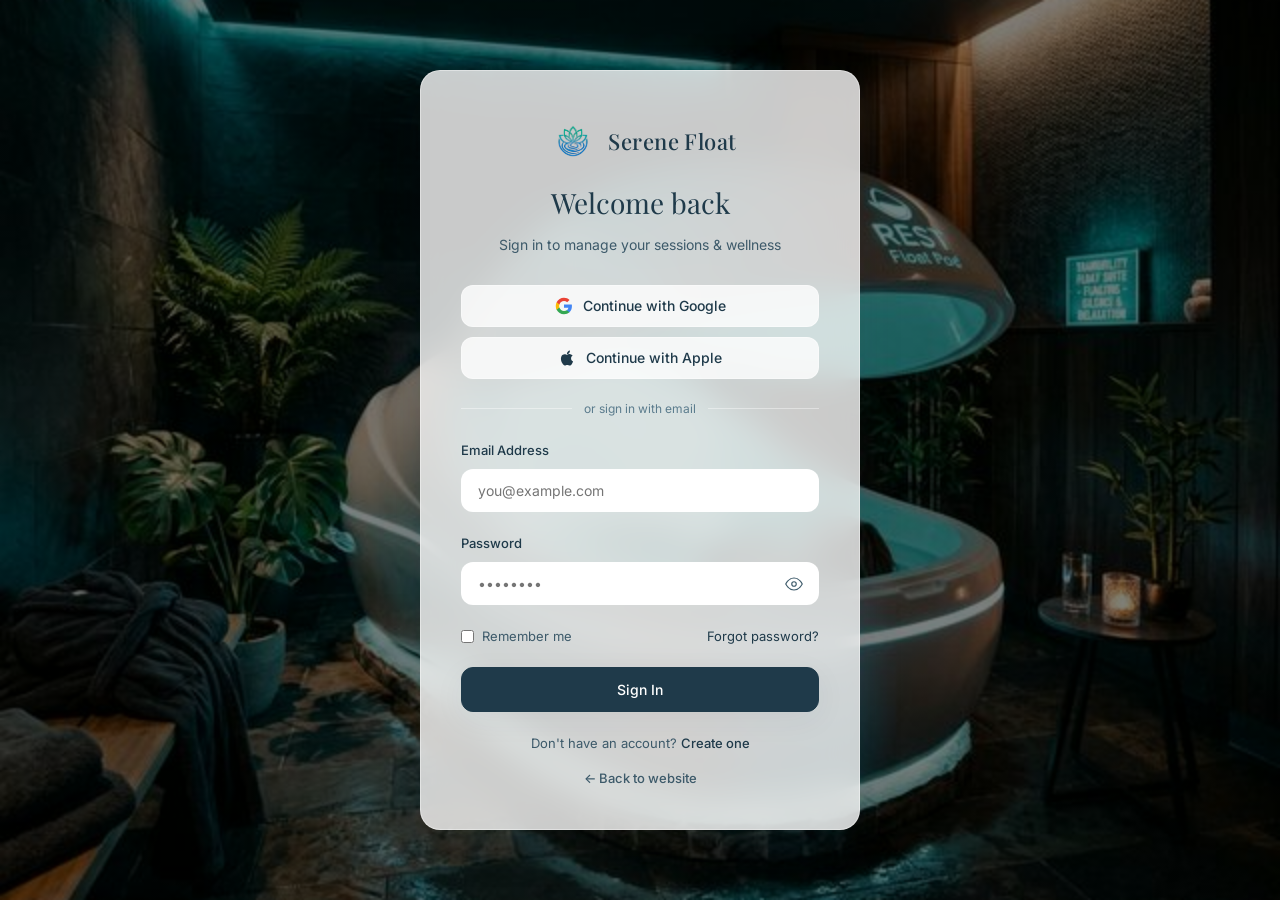
<file: pages/login.html>
<!DOCTYPE html>
<html lang="en" data-theme="light" data-dir="ltr">
<head>
<meta charset="UTF-8" />
<meta name="viewport" content="width=device-width, initial-scale=1.0"/>
<title>Serene Float — Login</title>
<link href="https://fonts.googleapis.com/css2?family=Playfair+Display:ital,wght@0,400;0,500;0,600;1,400&family=Inter:wght@300;400;500&family=Poppins:wght@300;400&display=swap" rel="stylesheet"/>
<link rel="stylesheet" href="../assets/css/style.css">
<link rel="stylesheet" href="../assets/css/dark-mode.css">
<link rel="stylesheet" href="../assets/css/rtl.css">
    <link rel="icon" href="../assets/images/logo.png" type="image/png" />
    <script>
      (function() {
        const theme = localStorage.getItem('theme') || 'light';
        const dir = localStorage.getItem('dir') || 'ltr';
        document.documentElement.setAttribute('data-theme', theme);
        document.documentElement.setAttribute('data-dir', dir);
        document.documentElement.setAttribute('dir', dir);
      })();
    </script>
  </head>
<body>
<div id="auth-login" class="page active" style="background: linear-gradient(rgba(0,0,0,0.5), rgba(0,0,0,0.5)), url('../assets/images/home_hero.png') center/cover fixed;">

  <div class="auth-card">
    <a class="logo" href="../index.html">
      <div class="logo-icon">
        <img src="../assets/images/logo.png" alt="Serene Float Logo" style="width: 100%; height: 100%; object-fit: contain;">
      </div>
      Serene Float
    </a>
    <div class="auth-title">Welcome back</div>
    <div class="auth-sub">Sign in to manage your sessions & wellness</div>
    <div class="social-btns">
      <button class="social-btn">
        <svg viewBox="0 0 24 24" width="18" height="18"><path d="M22.56 12.25c0-.78-.07-1.53-.2-2.25H12v4.26h5.92c-.26 1.37-1.04 2.53-2.21 3.31v2.77h3.57c2.08-1.92 3.28-4.74 3.28-8.09z" fill="#4285F4"/><path d="M12 23c2.97 0 5.46-.98 7.28-2.66l-3.57-2.77c-.98.66-2.23 1.06-3.71 1.06-2.86 0-5.29-1.93-6.16-4.53H2.18v2.84C3.99 20.53 7.7 23 12 23z" fill="#34A853"/><path d="M5.84 14.09c-.22-.66-.35-1.36-.35-2.09s.13-1.43.35-2.09V7.07H2.18C1.43 8.55 1 10.22 1 12s.43 3.45 1.18 4.93l2.85-2.22.81-.62z" fill="#FBBC05"/><path d="M12 5.38c1.62 0 3.06.56 4.21 1.64l3.15-3.15C17.45 2.09 14.97 1 12 1 7.7 1 3.99 3.47 2.18 7.07l3.66 2.84c.87-2.6 3.3-4.53 6.16-4.53z" fill="#EA4335"/></svg>
        Continue with Google
      </button>
      <button class="social-btn">
        <svg viewBox="0 0 24 24" width="18" height="18" fill="currentColor"><path d="M18.71 19.5c-.83 1.24-1.71 2.45-3.05 2.47-1.34.03-1.77-.79-3.29-.79-1.53 0-2 .77-3.27.82-1.31.05-2.3-1.32-3.14-2.53C4.25 17 2.94 12.45 4.7 9.39c.87-1.52 2.43-2.48 4.12-2.51 1.28-.02 2.5.87 3.29.87.78 0 2.26-1.07 3.8-.91.65.03 2.47.26 3.64 1.98-.09.06-2.17 1.28-2.15 3.81.03 3.02 2.65 4.03 2.68 4.04-.03.07-.42 1.44-1.38 2.83M13 3.5c.73-.83 1.94-1.46 2.94-1.5.13 1.17-.34 2.35-1.04 3.19-.69.85-1.83 1.51-2.95 1.42-.15-1.15.41-2.35 1.05-3.11z"/></svg>
        Continue with Apple
      </button>
    </div>
    <div class="auth-divider"><span>or sign in with email</span></div>
    <div class="form-group">
      <label>Email Address</label>
      <input type="email" class="form-control" placeholder="you@example.com"/>
    </div>
    <div class="form-group">
      <label>Password</label>
      <div class="pass-wrap">
        <input type="password" class="form-control" placeholder="••••••••" id="loginPass"/>
        <button class="eye-btn" onclick="togglePass('loginPass')">
          <svg viewBox="0 0 24 24" fill="none" stroke="currentColor" stroke-width="1.5"><path d="M1 12s4-8 11-8 11 8 11 8-4 8-11 8-11-8-11-8z"/><circle cx="12" cy="12" r="3"/></svg>
        </button>
      </div>
    </div>
    <div class="remember-row">
      <label><input type="checkbox"/> Remember me</label>
      <a href="#">Forgot password?</a>
    </div>
    <button class="btn btn-primary" onclick="showPage('dashboard')" style="width:100%;padding:13px;">Sign In</button>
    <div class="auth-footer">
      Don't have an account? <a href="signup.html">Create one</a>
    </div>
    <div class="auth-footer" style="margin-top:12px">
      <a href="../index.html" style="color:var(--text-muted)">← Back to website</a>
    </div>
  </div>
</div>
<script src="../assets/js/main.js"></script>
</body>
</html>
</file>
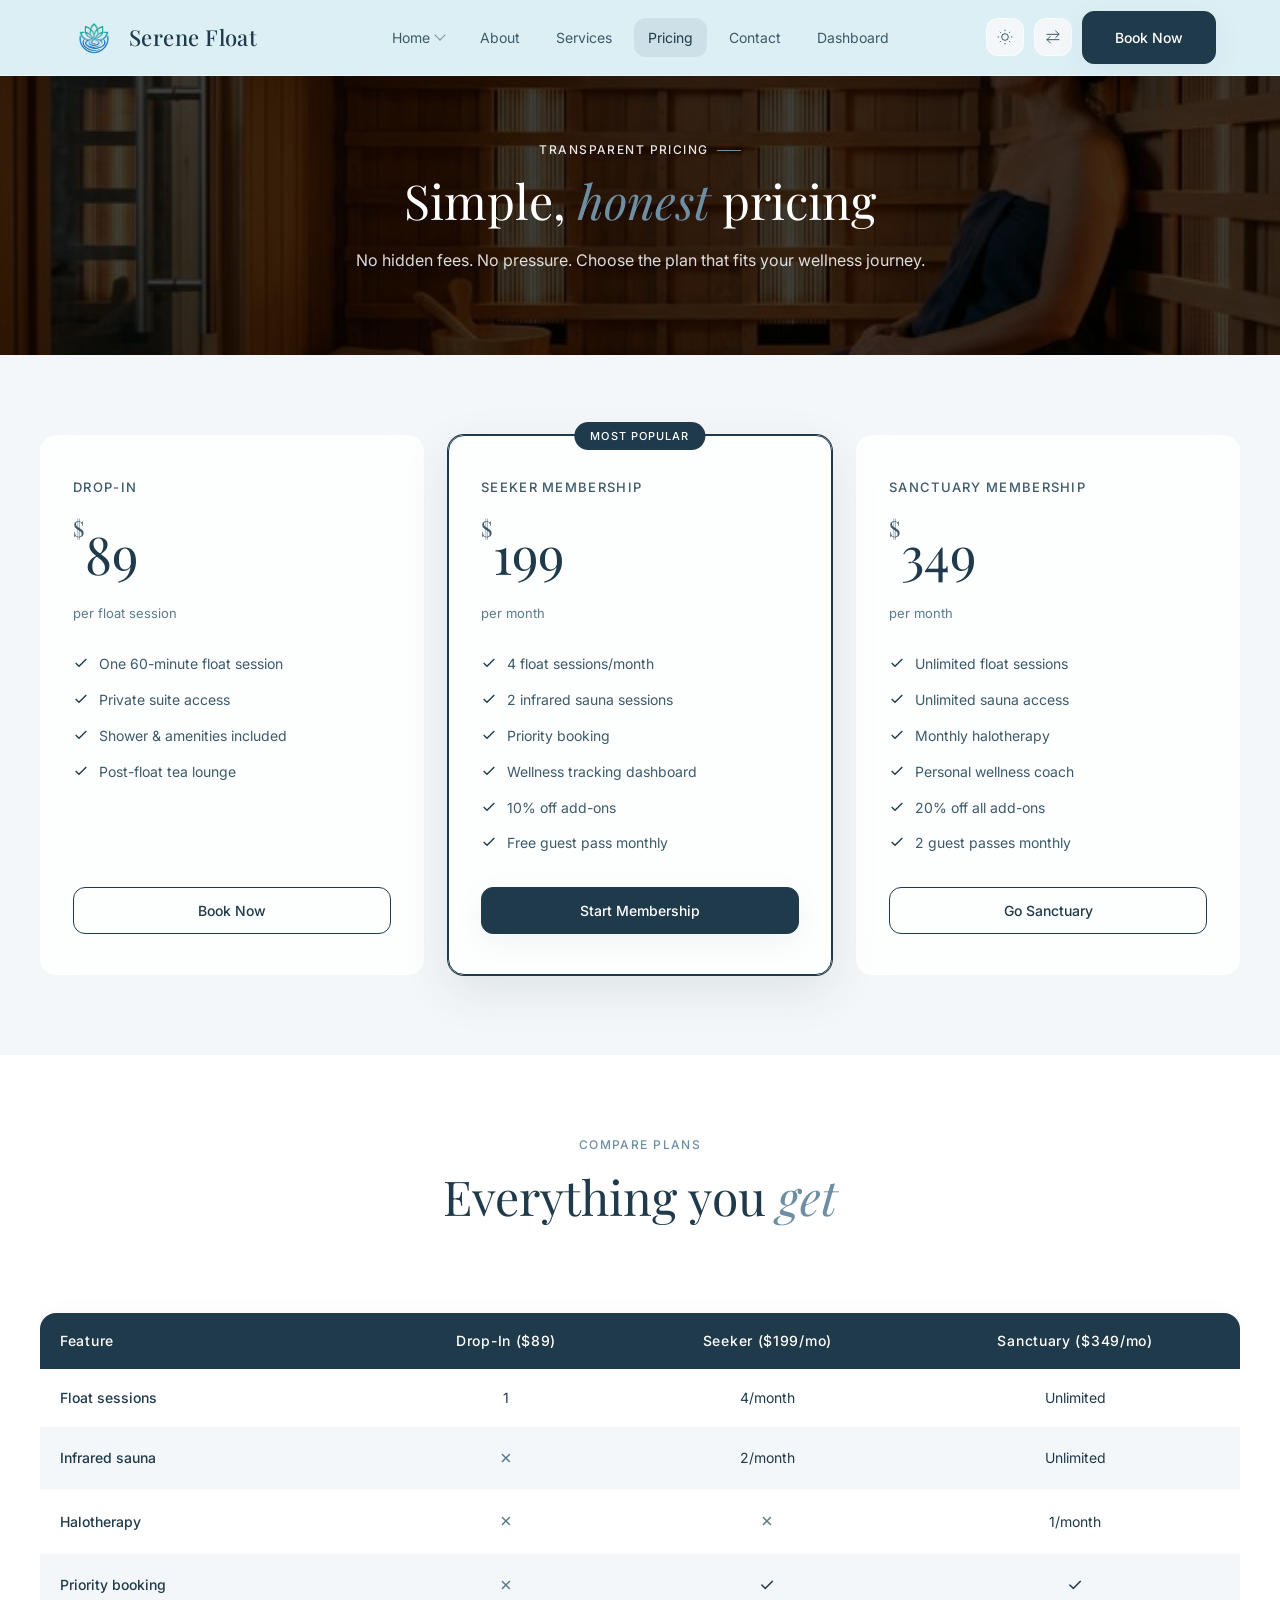
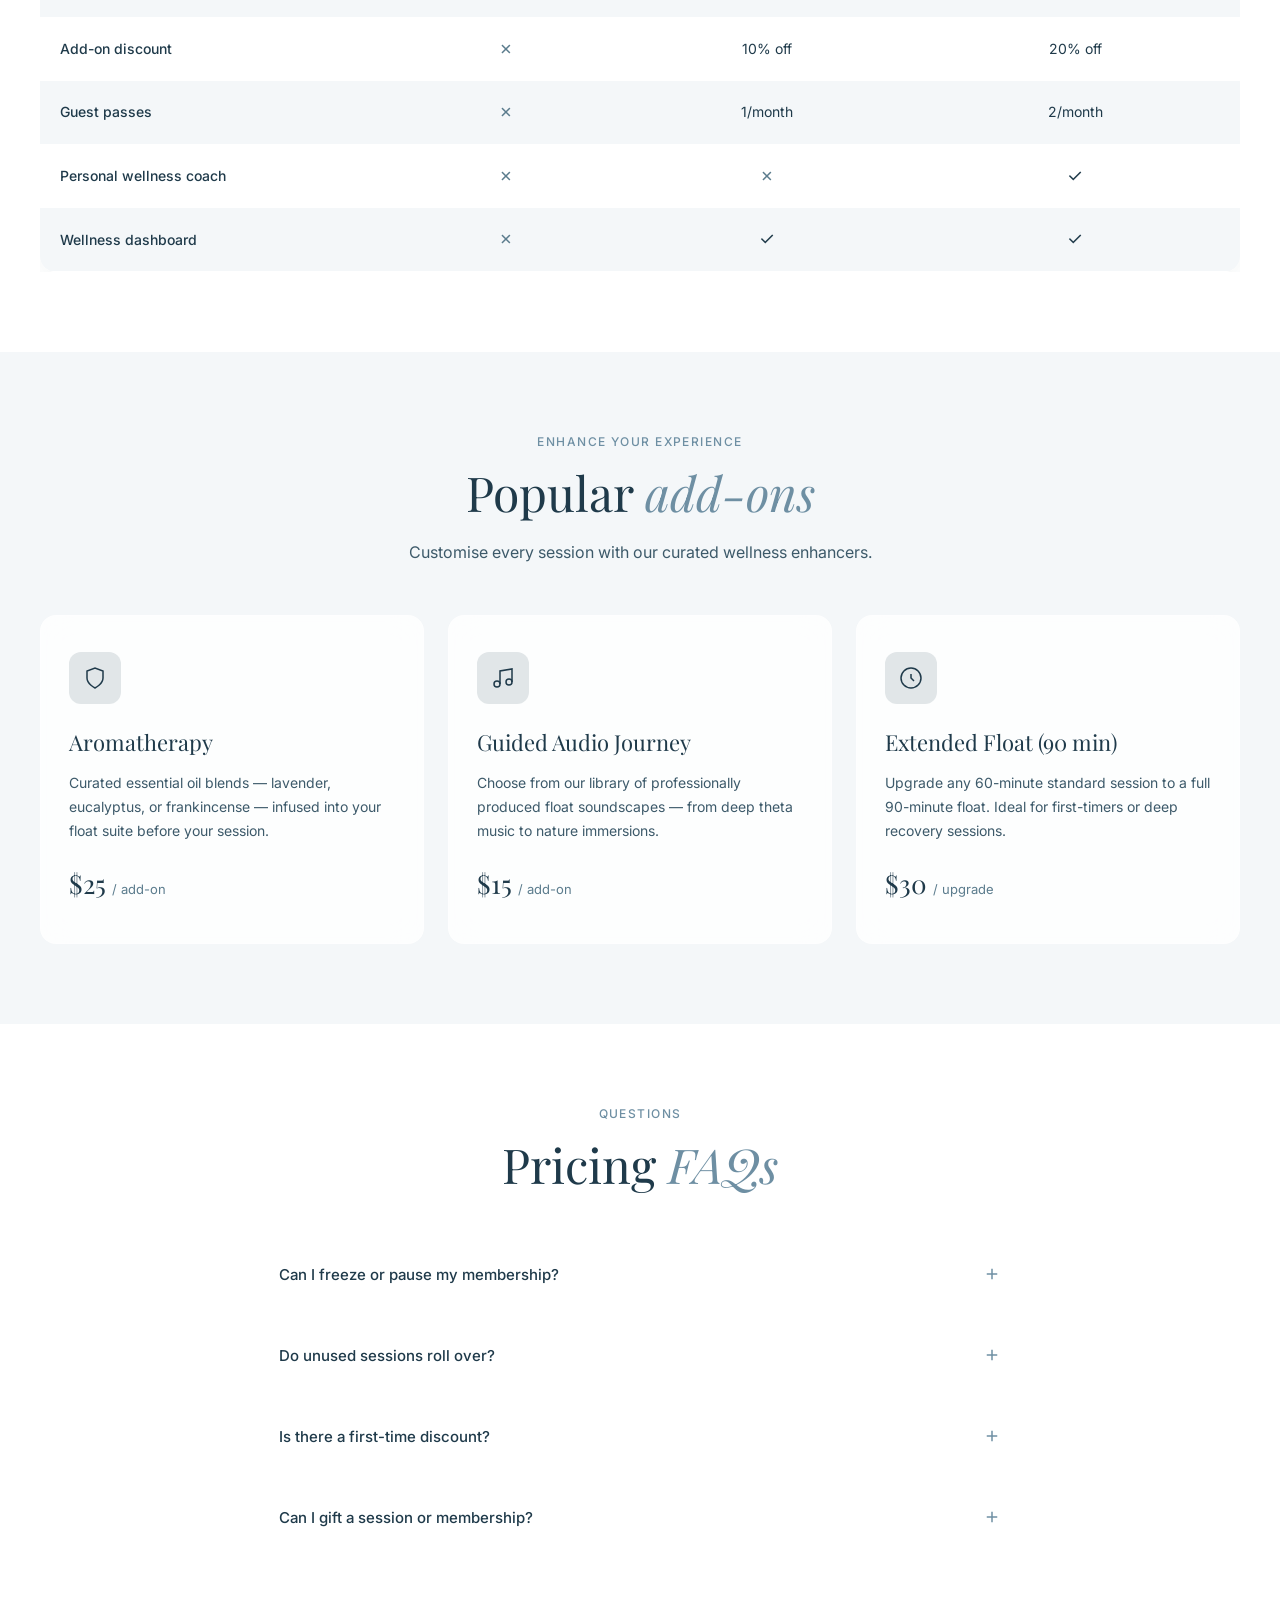
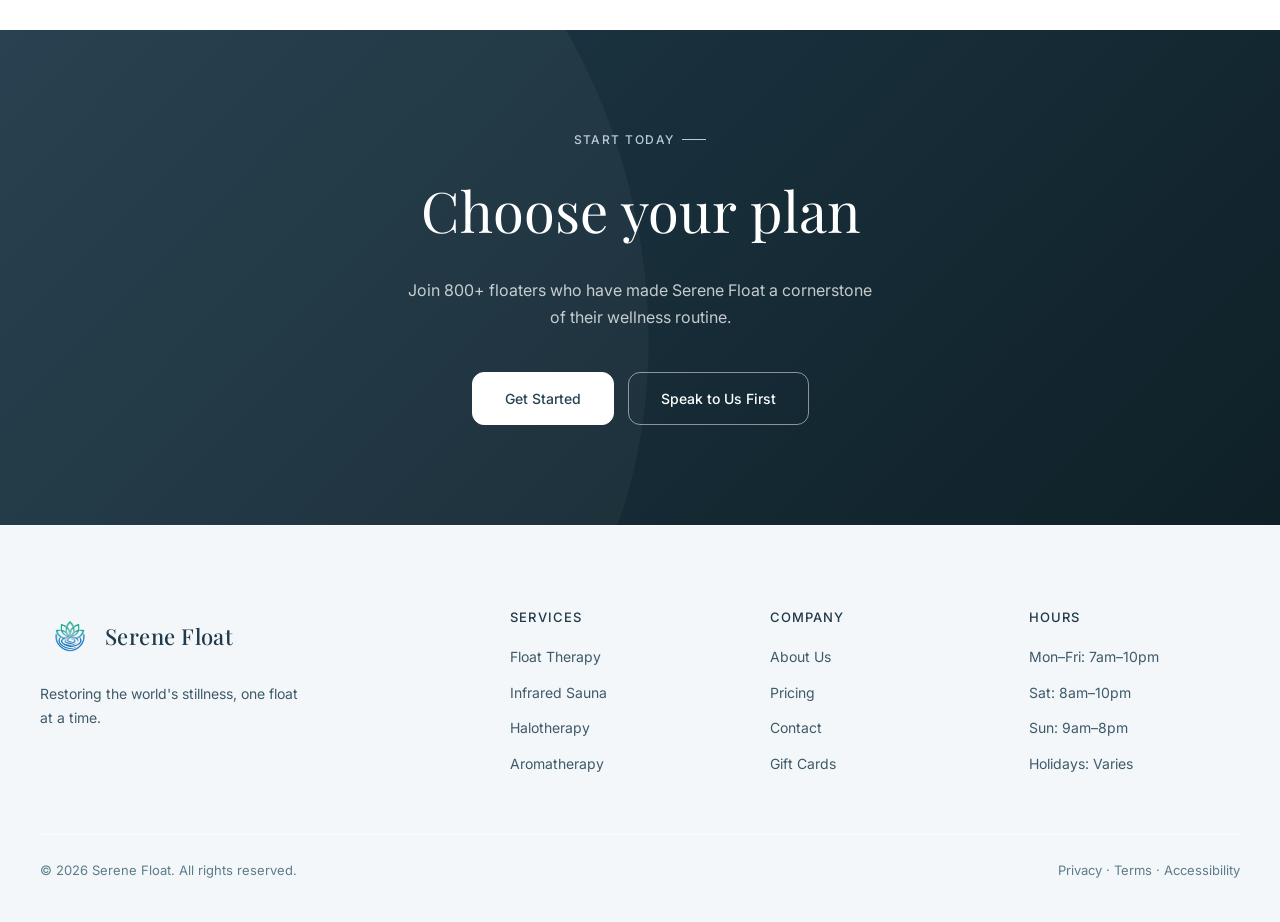
<file: pages/pricing.html>
<!doctype html>
<html lang="en" data-theme="light" data-dir="ltr">
  <head>
    <meta charset="UTF-8" />
    <meta name="viewport" content="width=device-width, initial-scale=1.0" />
    <title>Serene Float — Pricing</title>
    <link
      href="https://fonts.googleapis.com/css2?family=Playfair+Display:ital,wght@0,400;0,500;0,600;1,400&family=Inter:wght@300;400;500&family=Poppins:wght@300;400&display=swap"
      rel="stylesheet"
    />
    <link rel="stylesheet" href="../assets/css/style.css" />
    <link rel="stylesheet" href="../assets/css/dark-mode.css" />
    <link rel="stylesheet" href="../assets/css/rtl.css" />
    <link rel="icon" href="../assets/images/logo.png" type="image/png" />
    <script>
      (function() {
        const theme = localStorage.getItem('theme') || 'light';
        const dir = localStorage.getItem('dir') || 'ltr';
        document.documentElement.setAttribute('data-theme', theme);
        document.documentElement.setAttribute('data-dir', dir);
        document.documentElement.setAttribute('dir', dir);
      })();
    </script>
  </head>
  <body>
    <header class="site-header" id="siteHeader">
      <nav class="nav-inner">
        <a class="logo" href="../index.html">
          <div class="logo-icon">
            <img src="../assets/images/logo.png" alt="Serene Float Logo" style="width: 100%; height: 100%; object-fit: contain;">
          </div>
          Serene Float
        </a>
        <div class="nav-links">
          <div class="nav-item dropdown">
            <a class="dropdown-toggle">Home</a>
            <div class="dropdown-menu">
              <a class="dropdown-link" href="../index.html">Home v1 (SPA)</a>
              <a class="dropdown-link" href="home-v2.html">Home v2 (Bento)</a>
            </div>
          </div>
          <a href="about.html" data-page="about">About</a>
          <a href="services.html" data-page="services">Services</a>
          <a href="pricing.html" class="active" data-page="pricing">Pricing</a>
          <a href="contact.html" data-page="contact">Contact</a>
          <a href="dashboard.html" data-page="dashboard">Dashboard</a>
          <!-- Mobile-only CTA buttons -->
          <div class="mobile-nav-btns">
            <a href="signup.html" class="btn btn-primary">Book Now</a>
          </div>
          <!-- Mobile-only icon row (theme / RTL toggles) -->
          <div class="mobile-icon-row">
            <button class="icon-btn" onclick="toggleTheme()" title="Toggle theme">
              <svg viewBox="0 0 24 24" fill="none" stroke="currentColor" stroke-width="1.5">
                <path d="M21 12.79A9 9 0 1111.21 3 7 7 0 0021 12.79z" />
              </svg>
            </button>
            <button class="icon-btn" onclick="toggleRTL()" title="Toggle RTL">
              <svg viewBox="0 0 24 24" fill="none" stroke="currentColor" stroke-width="1.5" stroke-linecap="round" stroke-linejoin="round">
                <path d="M16 3l5 5-5 5M21 8H3M8 11l-5 5 5 5M3 16h18" />
              </svg>
            </button>
          </div>
        </div>
        <div class="nav-actions">
          <button
            class="icon-btn"
            onclick="toggleTheme()"
            title="Toggle theme"
            id="themeBtn"
          >
            <svg
              id="themeIcon"
              viewBox="0 0 24 24"
              fill="none"
              stroke="currentColor"
              stroke-width="1.5"
            >
              <path d="M21 12.79A9 9 0 1111.21 3 7 7 0 0021 12.79z" />
            </svg>
          </button>
          <button
            class="icon-btn"
            onclick="toggleRTL()"
            title="Toggle RTL"
            id="rtlBtn"
          >
            <svg
              viewBox="0 0 24 24"
              fill="none"
              stroke="currentColor"
              stroke-width="1.5"
              stroke-linecap="round"
              stroke-linejoin="round"
            >
              <path d="M16 3l5 5-5 5M21 8H3M8 11l-5 5 5 5M3 16h18" />
            </svg>
          </button>
          <a href="signup.html" class="btn btn-primary"
            >Book Now</a
          >
        </div>
      </nav>
    </header>
    <div id="pricing" class="page active">
      <div class="page-hero" style="background: linear-gradient(rgba(0,0,0,0.75), rgba(0,0,0,0.75)), url('../assets/images/infrared_sauna.png') center/cover; padding: 140px 24px 80px; color: white;">
        <div class="page-hero-inner">
          <div class="section-label" style="justify-content: center; color: rgba(255,255,255,0.9);">Transparent Pricing</div>
          <h1 class="section-title" style="color: white;">Simple, <em>honest</em> pricing</h1>
          <p class="section-sub" style="color: rgba(255,255,255,0.85); max-width: 600px; margin: 0 auto;">No hidden fees. No pressure. Choose the plan that fits your wellness journey.</p>
        </div>
      </div>
      <section class="section pricing-bg">
        <div class="section-inner">
          <div class="pricing-grid">
            <div class="pricing-card">
              <div class="pricing-name">Drop-In</div>
              <div class="pricing-price"><sup>$</sup>89</div>
              <div class="pricing-period">per float session</div>
              <ul class="pricing-features">
                <li>
                  <svg viewBox="0 0 24 24">
                    <polyline points="20 6 9 17 4 12" /></svg
                  >One 60-minute float session
                </li>
                <li>
                  <svg viewBox="0 0 24 24">
                    <polyline points="20 6 9 17 4 12" /></svg
                  >Private suite access
                </li>
                <li>
                  <svg viewBox="0 0 24 24">
                    <polyline points="20 6 9 17 4 12" /></svg
                  >Shower & amenities included
                </li>
                <li>
                  <svg viewBox="0 0 24 24">
                    <polyline points="20 6 9 17 4 12" /></svg
                  >Post-float tea lounge
                </li>
              </ul>
              <button
                class="btn btn-secondary"
                onclick="showPage('auth-signup')"
              >
                Book Now
              </button>
            </div>
            <div class="pricing-card popular">
              <div class="popular-badge">Most Popular</div>
              <div class="pricing-name">Seeker Membership</div>
              <div class="pricing-price"><sup>$</sup>199</div>
              <div class="pricing-period">per month</div>
              <ul class="pricing-features">
                <li>
                  <svg viewBox="0 0 24 24">
                    <polyline points="20 6 9 17 4 12" /></svg
                  >4 float sessions/month
                </li>
                <li>
                  <svg viewBox="0 0 24 24">
                    <polyline points="20 6 9 17 4 12" /></svg
                  >2 infrared sauna sessions
                </li>
                <li>
                  <svg viewBox="0 0 24 24">
                    <polyline points="20 6 9 17 4 12" /></svg
                  >Priority booking
                </li>
                <li>
                  <svg viewBox="0 0 24 24">
                    <polyline points="20 6 9 17 4 12" /></svg
                  >Wellness tracking dashboard
                </li>
                <li>
                  <svg viewBox="0 0 24 24">
                    <polyline points="20 6 9 17 4 12" /></svg
                  >10% off add-ons
                </li>
                <li>
                  <svg viewBox="0 0 24 24">
                    <polyline points="20 6 9 17 4 12" /></svg
                  >Free guest pass monthly
                </li>
              </ul>
              <button class="btn btn-primary" onclick="showPage('auth-signup')">
                Start Membership
              </button>
            </div>
            <div class="pricing-card">
              <div class="pricing-name">Sanctuary Membership</div>
              <div class="pricing-price"><sup>$</sup>349</div>
              <div class="pricing-period">per month</div>
              <ul class="pricing-features">
                <li>
                  <svg viewBox="0 0 24 24">
                    <polyline points="20 6 9 17 4 12" /></svg
                  >Unlimited float sessions
                </li>
                <li>
                  <svg viewBox="0 0 24 24">
                    <polyline points="20 6 9 17 4 12" /></svg
                  >Unlimited sauna access
                </li>
                <li>
                  <svg viewBox="0 0 24 24">
                    <polyline points="20 6 9 17 4 12" /></svg
                  >Monthly halotherapy
                </li>
                <li>
                  <svg viewBox="0 0 24 24">
                    <polyline points="20 6 9 17 4 12" /></svg
                  >Personal wellness coach
                </li>
                <li>
                  <svg viewBox="0 0 24 24">
                    <polyline points="20 6 9 17 4 12" /></svg
                  >20% off all add-ons
                </li>
                <li>
                  <svg viewBox="0 0 24 24">
                    <polyline points="20 6 9 17 4 12" /></svg
                  >2 guest passes monthly
                </li>
              </ul>
              <button
                class="btn btn-secondary"
                onclick="showPage('auth-signup')"
              >
                Go Sanctuary
              </button>
            </div>
          </div>
        </div>
      </section>

      <!-- COMPARISON TABLE -->
      <section class="section">
        <div class="section-inner">
          <div class="section-header center">
            <div class="section-label">Compare Plans</div>
            <h2 class="section-title">Everything you <em>get</em></h2>
          </div>
          <div style="overflow-x:auto;">
            <table class="comparison-table">
              <thead>
                <tr>
                  <th>Feature</th>
                  <th>Drop-In ($89)</th>
                  <th>Seeker ($199/mo)</th>
                  <th>Sanctuary ($349/mo)</th>
                </tr>
              </thead>
              <tbody>
                <tr><td>Float sessions</td><td>1</td><td>4/month</td><td>Unlimited</td></tr>
                <tr><td>Infrared sauna</td><td class="cross">✗</td><td>2/month</td><td>Unlimited</td></tr>
                <tr><td>Halotherapy</td><td class="cross">✗</td><td class="cross">✗</td><td>1/month</td></tr>
                <tr><td>Priority booking</td><td class="cross">✗</td><td class="check">✓</td><td class="check">✓</td></tr>
                <tr><td>Add-on discount</td><td class="cross">✗</td><td>10% off</td><td>20% off</td></tr>
                <tr><td>Guest passes</td><td class="cross">✗</td><td>1/month</td><td>2/month</td></tr>
                <tr><td>Personal wellness coach</td><td class="cross">✗</td><td class="cross">✗</td><td class="check">✓</td></tr>
                <tr><td>Wellness dashboard</td><td class="cross">✗</td><td class="check">✓</td><td class="check">✓</td></tr>
              </tbody>
            </table>
          </div>
        </div>
      </section>

      <!-- ADD-ONS -->
      <section class="section services-bg">
        <div class="section-inner">
          <div class="section-header center">
            <div class="section-label">Enhance Your Experience</div>
            <h2 class="section-title">Popular <em>add-ons</em></h2>
            <p class="section-sub">Customise every session with our curated wellness enhancers.</p>
          </div>
          <div class="services-grid" style="margin-top:48px;">
            <div class="service-card">
              <div class="service-icon">
                <svg viewBox="0 0 24 24"><path d="M12 22s8-4 8-10V5l-8-3-8 3v7c0 6 8 10 8 10z"/></svg>
              </div>
              <h3>Aromatherapy</h3>
              <p>Curated essential oil blends — lavender, eucalyptus, or frankincense — infused into your float suite before your session.</p>
              <div class="service-price">$25 <span>/ add-on</span></div>
            </div>
            <div class="service-card">
              <div class="service-icon">
                <svg viewBox="0 0 24 24"><path d="M9 18V5l12-2v13"/><circle cx="6" cy="18" r="3"/><circle cx="18" cy="16" r="3"/></svg>
              </div>
              <h3>Guided Audio Journey</h3>
              <p>Choose from our library of professionally produced float soundscapes — from deep theta music to nature immersions.</p>
              <div class="service-price">$15 <span>/ add-on</span></div>
            </div>
            <div class="service-card">
              <div class="service-icon">
                <svg viewBox="0 0 24 24"><circle cx="12" cy="12" r="10"/><path d="M12 8v4l3 3"/></svg>
              </div>
              <h3>Extended Float (90 min)</h3>
              <p>Upgrade any 60-minute standard session to a full 90-minute float. Ideal for first-timers or deep recovery sessions.</p>
              <div class="service-price">$30 <span>/ upgrade</span></div>
            </div>
          </div>
        </div>
      </section>

      <!-- FAQ -->
      <section class="section">
        <div class="section-inner">
          <div class="section-header center">
            <div class="section-label">Questions</div>
            <h2 class="section-title">Pricing <em>FAQs</em></h2>
          </div>
          <div class="faq-list">
            <div class="faq-item">
              <button class="faq-question" onclick="toggleFaq(this)">
                Can I freeze or pause my membership?
                <svg viewBox="0 0 24 24" fill="none" stroke-width="2"><line x1="12" y1="5" x2="12" y2="19"/><line x1="5" y1="12" x2="19" y2="12"/></svg>
              </button>
              <div class="faq-answer"><p>Yes — members can pause their membership for up to 2 months per year. Simply contact us at least 5 days before your next billing date and we'll take care of it.</p></div>
            </div>
            <div class="faq-item">
              <button class="faq-question" onclick="toggleFaq(this)">
                Do unused sessions roll over?
                <svg viewBox="0 0 24 24" fill="none" stroke-width="2"><line x1="12" y1="5" x2="12" y2="19"/><line x1="5" y1="12" x2="19" y2="12"/></svg>
              </button>
              <div class="faq-answer"><p>Sessions roll over for up to 30 days after your billing cycle ends. After that, unused sessions expire. We encourage you to book ahead to make the most of your membership.</p></div>
            </div>
            <div class="faq-item">
              <button class="faq-question" onclick="toggleFaq(this)">
                Is there a first-time discount?
                <svg viewBox="0 0 24 24" fill="none" stroke-width="2"><line x1="12" y1="5" x2="12" y2="19"/><line x1="5" y1="12" x2="19" y2="12"/></svg>
              </button>
              <div class="faq-answer"><p>Absolutely! All first-time guests receive 20% off their initial session — no code needed. The discount is applied automatically at checkout.</p></div>
            </div>
            <div class="faq-item">
              <button class="faq-question" onclick="toggleFaq(this)">
                Can I gift a session or membership?
                <svg viewBox="0 0 24 24" fill="none" stroke-width="2"><line x1="12" y1="5" x2="12" y2="19"/><line x1="5" y1="12" x2="19" y2="12"/></svg>
              </button>
              <div class="faq-answer"><p>Yes — we sell beautifully packaged gift cards for any amount, both physical and digital. They are valid for 12 months and can be redeemed against any service or membership. Contact us or pick one up at the front desk.</p></div>
            </div>
          </div>
        </div>
      </section>

      <!-- CTA -->
      <section class="cta-section">
        <div class="section-inner">
          <div class="section-label">Start Today</div>
          <h2>Choose your plan</h2>
          <p>Join 800+ floaters who have made Serene Float a cornerstone of their wellness routine.</p>
          <div class="cta-actions">
            <a class="btn btn-white" href="signup.html">Get Started</a>
            <a class="btn btn-outline-white" href="contact.html">Speak to Us First</a>
          </div>
        </div>
      </section>
    </div>
    <footer class="site-footer">
      <div class="footer-inner">
        <div class="footer-grid">
          <div class="footer-brand">
            <a class="logo" href="../index.html">
              <div class="logo-icon">
                <img src="../assets/images/logo.png" alt="Serene Float Logo" style="width: 100%; height: 100%; object-fit: contain;">
              </div>
              Serene Float
            </a>
            <p class="footer-tagline">Restoring the world's stillness, one float at a time.</p>
          </div>
          <div class="footer-col">
            <h5>Services</h5>
            <ul>
              <li><a href="services.html">Float Therapy</a></li>
              <li><a href="services.html">Infrared Sauna</a></li>
              <li><a href="services.html">Halotherapy</a></li>
              <li><a href="services.html">Aromatherapy</a></li>
            </ul>
          </div>
          <div class="footer-col">
            <h5>Company</h5>
            <ul>
              <li><a href="about.html">About Us</a></li>
              <li><a href="pricing.html">Pricing</a></li>
              <li><a href="contact.html">Contact</a></li>
              <li><a href="#">Gift Cards</a></li>
            </ul>
          </div>
          <div class="footer-col">
            <h5>Hours</h5>
            <ul>
              <li><a href="#">Mon–Fri: 7am–10pm</a></li>
              <li><a href="#">Sat: 8am–10pm</a></li>
              <li><a href="#">Sun: 9am–8pm</a></li>
              <li><a href="#">Holidays: Varies</a></li>
            </ul>
          </div>
        </div>
        <div class="footer-bottom">
          <p>© 2026 Serene Float. All rights reserved.</p>
          <p style="font-size: 13px; color: var(--text-light)">
            Privacy · Terms · Accessibility
          </p>
        </div>
      </div>
    </footer>

    <script src="../assets/js/main.js"></script>
  </body>
</html>
</file>
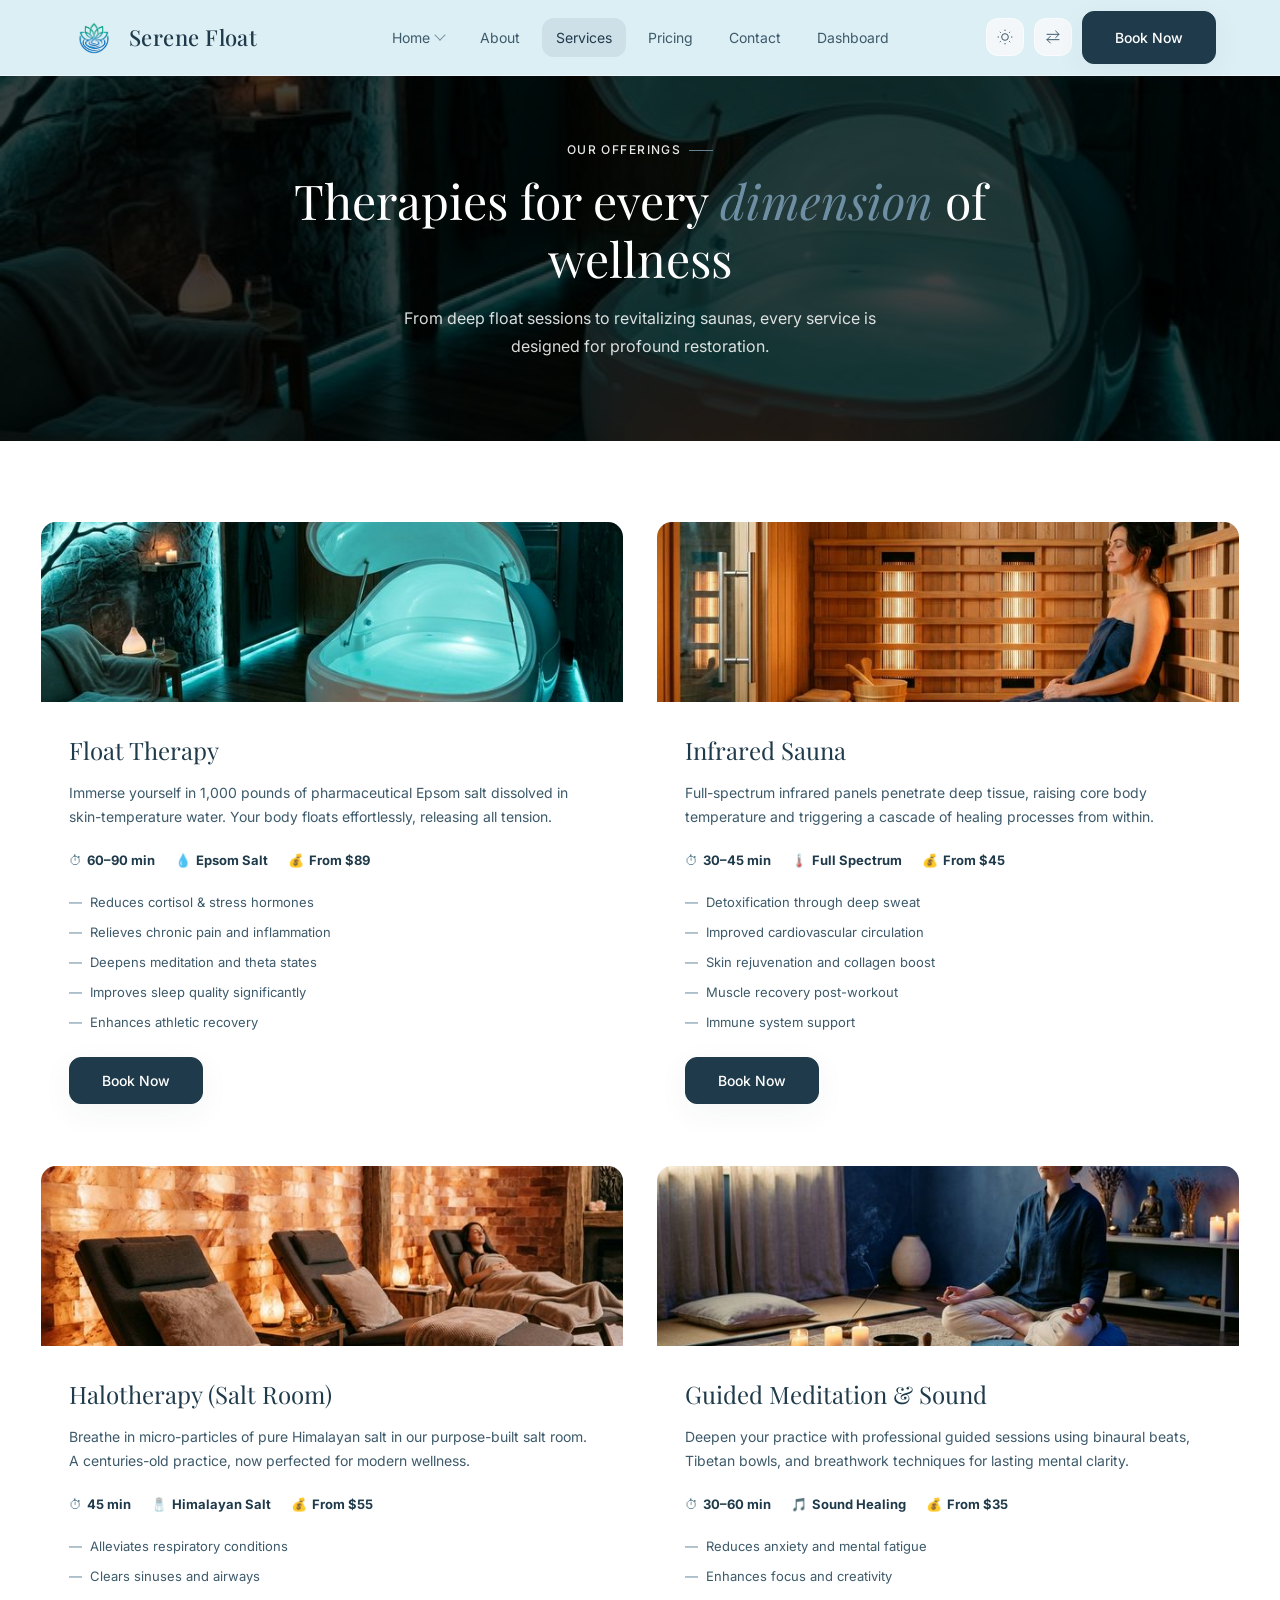
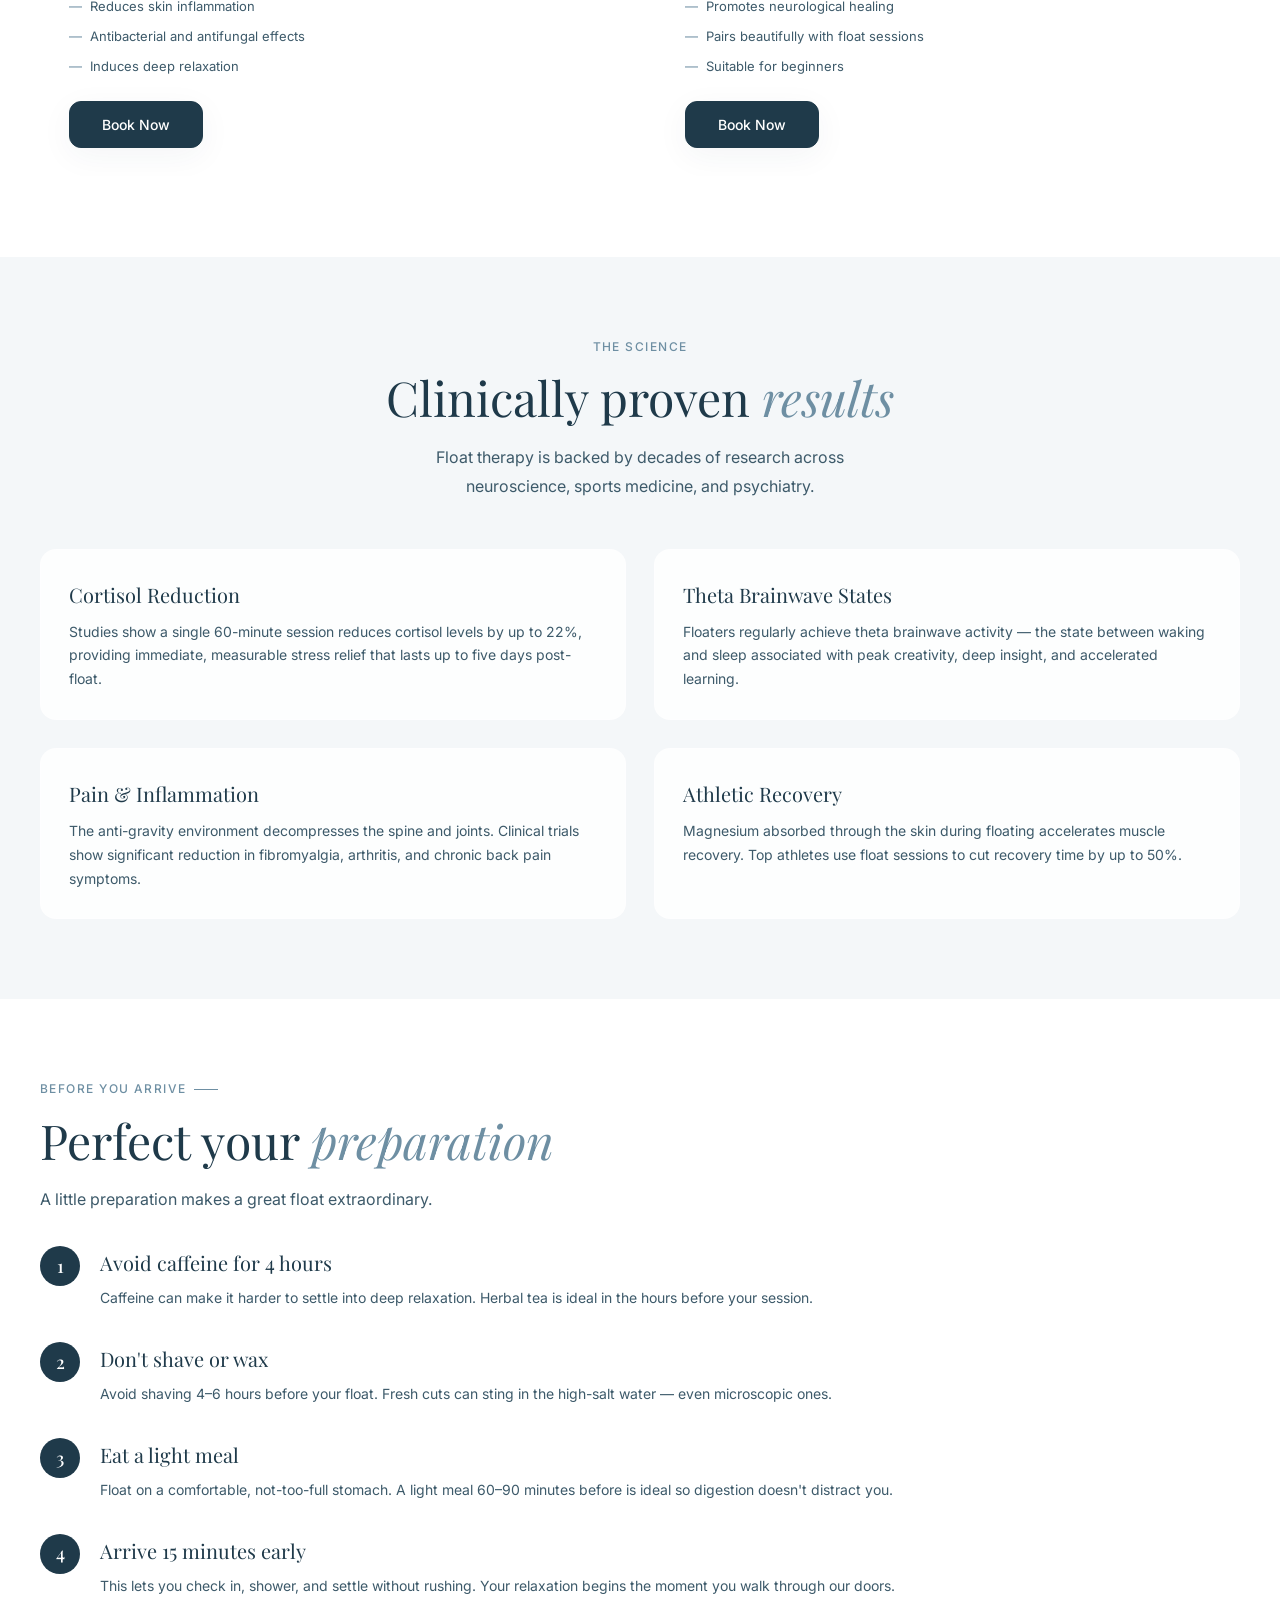
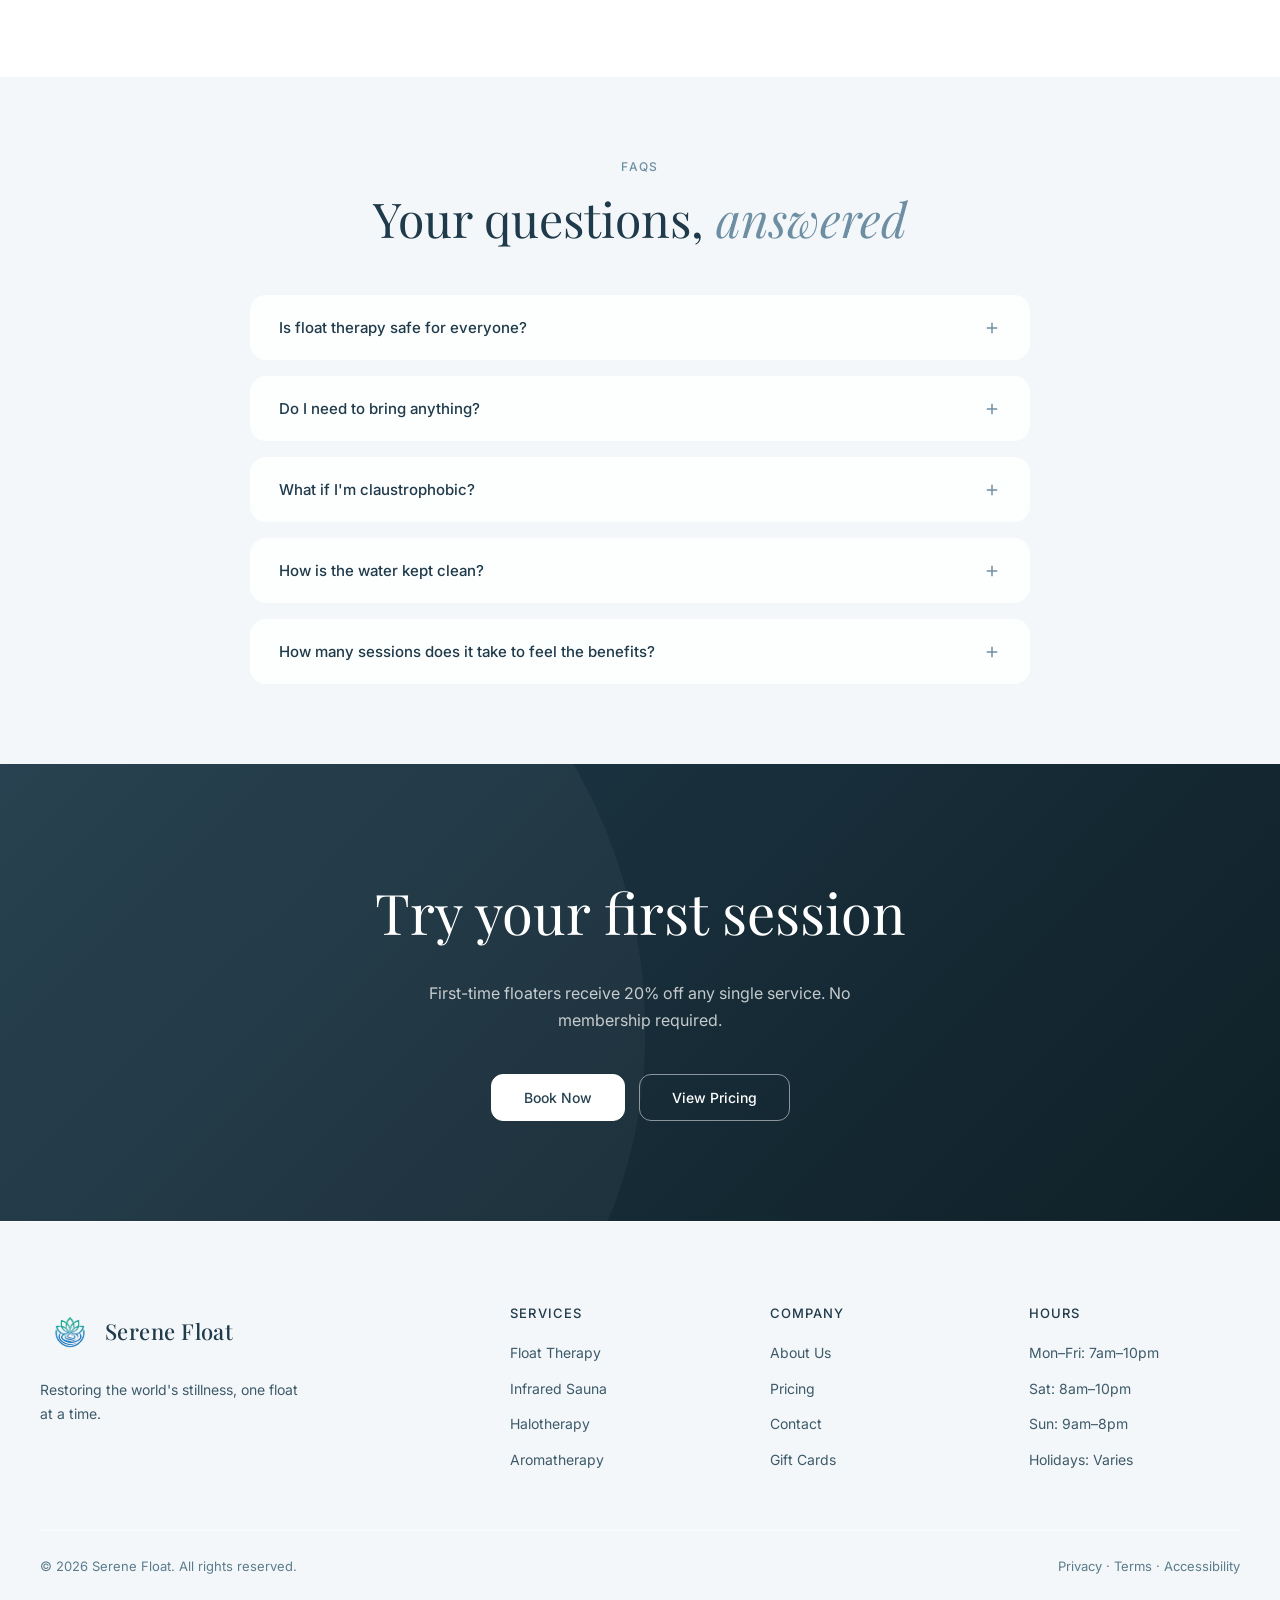
<file: pages/services.html>
<!doctype html>
<html lang="en" data-theme="light" data-dir="ltr">
  <head>
    <meta charset="UTF-8" />
    <meta name="viewport" content="width=device-width, initial-scale=1.0" />
    <title>Serene Float — Services</title>
    <link
      href="https://fonts.googleapis.com/css2?family=Playfair+Display:ital,wght@0,400;0,500;0,600;1,400&family=Inter:wght@300;400;500&family=Poppins:wght@300;400&display=swap"
      rel="stylesheet"
    />
    <link rel="stylesheet" href="../assets/css/style.css" />
    <link rel="stylesheet" href="../assets/css/dark-mode.css" />
    <link rel="stylesheet" href="../assets/css/rtl.css" />
    <link rel="icon" href="../assets/images/logo.png" type="image/png" />
    <script>
      (function() {
        const theme = localStorage.getItem('theme') || 'light';
        const dir = localStorage.getItem('dir') || 'ltr';
        document.documentElement.setAttribute('data-theme', theme);
        document.documentElement.setAttribute('data-dir', dir);
        document.documentElement.setAttribute('dir', dir);
      })();
    </script>
  </head>
  <body>
    <header class="site-header" id="siteHeader">
      <nav class="nav-inner">
        <a class="logo" href="../index.html">
          <div class="logo-icon">
            <img src="../assets/images/logo.png" alt="Serene Float Logo" style="width: 100%; height: 100%; object-fit: contain;">
          </div>
          Serene Float
        </a>
        <div class="nav-links">
          <div class="nav-item dropdown">
            <a class="dropdown-toggle">Home</a>
            <div class="dropdown-menu">
              <a class="dropdown-link" href="../index.html">Home v1 (SPA)</a>
              <a class="dropdown-link" href="home-v2.html">Home v2 (Bento)</a>
            </div>
          </div>
          <a href="about.html" data-page="about">About</a>
          <a href="services.html" class="active" data-page="services">Services</a>
          <a href="pricing.html" data-page="pricing">Pricing</a>
          <a href="contact.html" data-page="contact">Contact</a>
          <a href="dashboard.html" data-page="dashboard">Dashboard</a>
          <!-- Mobile-only CTA buttons -->
          <div class="mobile-nav-btns">
            <a href="signup.html" class="btn btn-primary">Book Now</a>
          </div>
          <!-- Mobile-only icon row (theme / RTL toggles) -->
          <div class="mobile-icon-row">
            <button class="icon-btn" onclick="toggleTheme()" title="Toggle theme">
              <svg viewBox="0 0 24 24" fill="none" stroke="currentColor" stroke-width="1.5">
                <path d="M21 12.79A9 9 0 1111.21 3 7 7 0 0021 12.79z" />
              </svg>
            </button>
            <button class="icon-btn" onclick="toggleRTL()" title="Toggle RTL">
              <svg viewBox="0 0 24 24" fill="none" stroke="currentColor" stroke-width="1.5" stroke-linecap="round" stroke-linejoin="round">
                <path d="M16 3l5 5-5 5M21 8H3M8 11l-5 5 5 5M3 16h18" />
              </svg>
            </button>
          </div>
        </div>
        <div class="nav-actions">
          <button
            class="icon-btn"
            onclick="toggleTheme()"
            title="Toggle theme"
            id="themeBtn"
          >
            <svg
              id="themeIcon"
              viewBox="0 0 24 24"
              fill="none"
              stroke="currentColor"
              stroke-width="1.5"
            >
              <path d="M21 12.79A9 9 0 1111.21 3 7 7 0 0021 12.79z" />
            </svg>
          </button>
          <button
            class="icon-btn"
            onclick="toggleRTL()"
            title="Toggle RTL"
            id="rtlBtn"
          >
            <svg
              viewBox="0 0 24 24"
              fill="none"
              stroke="currentColor"
              stroke-width="1.5"
              stroke-linecap="round"
              stroke-linejoin="round"
            >
              <path d="M16 3l5 5-5 5M21 8H3M8 11l-5 5 5 5M3 16h18" />
            </svg>
          </button>
          <a href="signup.html" class="btn btn-primary"
            >Book Now</a
          >
        </div>
      </nav>
    </header>
    <div id="services" class="page active">
      <div class="page-hero" style="background: linear-gradient(rgba(0,0,0,0.75), rgba(0,0,0,0.75)), url('../assets/images/float_therapy.png') center/cover; padding: 140px 24px 80px; color: white;">
        <div class="page-hero-inner">
          <div class="section-label" style="justify-content: center; color: white; opacity: 0.9;">
            Our Offerings
          </div>
          <h1 class="section-title" style="color: white;">
            Therapies for every <em>dimension</em> of wellness
          </h1>
          <p class="section-sub" style="margin: 0 auto; color: white; opacity: 0.85;">
            From deep float sessions to revitalizing saunas, every service is
            designed for profound restoration.
          </p>
        </div>
      </div>
      <section class="section">
        <div class="section-inner">
          <div class="services-detail-grid">
            <div class="service-detail-card">
              <div class="sdc-image">
                <img
                  src="../assets/images/float_therapy.png"
                  alt="Float Therapy"
                  style="width: 100%; height: 100%; object-fit: cover"
                />
              </div>
              <div class="sdc-body">
                <h3>Float Therapy</h3>
                <p>
                  Immerse yourself in 1,000 pounds of pharmaceutical Epsom
                  salt dissolved in skin-temperature water. Your body floats
                  effortlessly, releasing all tension.
                </p>
                <div class="sdc-meta">
                  <span>⏱ <strong>60–90 min</strong></span>
                  <span>💧 <strong>Epsom Salt</strong></span>
                  <span>💰 <strong>From $89</strong></span>
                </div>
                <ul class="benefits-list">
                  <li>Reduces cortisol & stress hormones</li>
                  <li>Relieves chronic pain and inflammation</li>
                  <li>Deepens meditation and theta states</li>
                  <li>Improves sleep quality significantly</li>
                  <li>Enhances athletic recovery</li>
                </ul>
                <button
                  class="btn btn-primary"
                  onclick="showPage('auth-signup')"
                >
                  Book Now
                </button>
              </div>
            </div>
            <div class="service-detail-card">
              <div class="sdc-image">
                <img
                  src="../assets/images/infrared_sauna.png"
                  alt="Infrared Sauna"
                  style="width: 100%; height: 100%; object-fit: cover"
                />
              </div>
              <div class="sdc-body">
                <h3>Infrared Sauna</h3>
                <p>
                  Full-spectrum infrared panels penetrate deep tissue, raising
                  core body temperature and triggering a cascade of healing
                  processes from within.
                </p>
                <div class="sdc-meta">
                  <span>⏱ <strong>30–45 min</strong></span>
                  <span>🌡️ <strong>Full Spectrum</strong></span>
                  <span>💰 <strong>From $45</strong></span>
                </div>
                <ul class="benefits-list">
                  <li>Detoxification through deep sweat</li>
                  <li>Improved cardiovascular circulation</li>
                  <li>Skin rejuvenation and collagen boost</li>
                  <li>Muscle recovery post-workout</li>
                  <li>Immune system support</li>
                </ul>
                <button
                  class="btn btn-primary"
                  onclick="showPage('auth-signup')"
                >
                  Book Now
                </button>
              </div>
            </div>
            <div class="service-detail-card">
              <div class="sdc-image">
                <img
                  src="../assets/images/salt_room.png"
                  alt="Halotherapy Salt Room"
                  style="width: 100%; height: 100%; object-fit: cover"
                />
              </div>
              <div class="sdc-body">
                <h3>Halotherapy (Salt Room)</h3>
                <p>
                  Breathe in micro-particles of pure Himalayan salt in our
                  purpose-built salt room. A centuries-old practice, now
                  perfected for modern wellness.
                </p>
                <div class="sdc-meta">
                  <span>⏱ <strong>45 min</strong></span>
                  <span>🧂 <strong>Himalayan Salt</strong></span>
                  <span>💰 <strong>From $55</strong></span>
                </div>
                <ul class="benefits-list">
                  <li>Alleviates respiratory conditions</li>
                  <li>Clears sinuses and airways</li>
                  <li>Reduces skin inflammation</li>
                  <li>Antibacterial and antifungal effects</li>
                  <li>Induces deep relaxation</li>
                </ul>
                <button
                  class="btn btn-primary"
                  onclick="showPage('auth-signup')"
                >
                  Book Now
                </button>
              </div>
            </div>
            <div class="service-detail-card">
              <div class="sdc-image">
                <img
                  src="../assets/images/guided_meditation.png"
                  alt="Guided Meditation"
                  style="width: 100%; height: 100%; object-fit: cover"
                />
              </div>
              <div class="sdc-body">
                <h3>Guided Meditation & Sound</h3>
                <p>
                  Deepen your practice with professional guided sessions using
                  binaural beats, Tibetan bowls, and breathwork techniques for
                  lasting mental clarity.
                </p>
                <div class="sdc-meta">
                  <span>⏱ <strong>30–60 min</strong></span>
                  <span>🎵 <strong>Sound Healing</strong></span>
                  <span>💰 <strong>From $35</strong></span>
                </div>
                <ul class="benefits-list">
                  <li>Reduces anxiety and mental fatigue</li>
                  <li>Enhances focus and creativity</li>
                  <li>Promotes neurological healing</li>
                  <li>Pairs beautifully with float sessions</li>
                  <li>Suitable for beginners</li>
                </ul>
                <button
                  class="btn btn-primary"
                  onclick="showPage('auth-signup')"
                >
                  Book Now
                </button>
              </div>
            </div>
          </div>
        </div>
      </section>

      <!-- WHY FLOAT? SCIENCE SECTION -->
      <section class="section services-bg">
        <div class="section-inner">
          <div class="section-header center">
            <div class="section-label">The Science</div>
            <h2 class="section-title">Clinically proven <em>results</em></h2>
            <p class="section-sub">Float therapy is backed by decades of research across neuroscience, sports medicine, and psychiatry.</p>
          </div>
          <div class="science-grid">
            <div class="value-card">
              <h4>Cortisol Reduction</h4>
              <p>Studies show a single 60-minute session reduces cortisol levels by up to 22%, providing immediate, measurable stress relief that lasts up to five days post-float.</p>
            </div>
            <div class="value-card">
              <h4>Theta Brainwave States</h4>
              <p>Floaters regularly achieve theta brainwave activity — the state between waking and sleep associated with peak creativity, deep insight, and accelerated learning.</p>
            </div>
            <div class="value-card">
              <h4>Pain &amp; Inflammation</h4>
              <p>The anti-gravity environment decompresses the spine and joints. Clinical trials show significant reduction in fibromyalgia, arthritis, and chronic back pain symptoms.</p>
            </div>
            <div class="value-card">
              <h4>Athletic Recovery</h4>
              <p>Magnesium absorbed through the skin during floating accelerates muscle recovery. Top athletes use float sessions to cut recovery time by up to 50%.</p>
            </div>
          </div>
        </div>
      </section>

      <!-- PREPARATION GUIDE -->
      <section class="section">
        <div class="section-inner">
          <div class="how-grid">
            <div class="how-content">
              <div class="section-label">Before You Arrive</div>
              <h2 class="section-title">Perfect your <em>preparation</em></h2>
              <p class="section-sub" style="margin-bottom:32px;">A little preparation makes a great float extraordinary.</p>
              <div class="how-steps">
                <div class="step">
                  <div class="step-num">1</div>
                  <div class="step-content">
                    <h4>Avoid caffeine for 4 hours</h4>
                    <p>Caffeine can make it harder to settle into deep relaxation. Herbal tea is ideal in the hours before your session.</p>
                  </div>
                </div>
                <div class="step">
                  <div class="step-num">2</div>
                  <div class="step-content">
                    <h4>Don't shave or wax</h4>
                    <p>Avoid shaving 4–6 hours before your float. Fresh cuts can sting in the high-salt water — even microscopic ones.</p>
                  </div>
                </div>
                <div class="step">
                  <div class="step-num">3</div>
                  <div class="step-content">
                    <h4>Eat a light meal</h4>
                    <p>Float on a comfortable, not-too-full stomach. A light meal 60–90 minutes before is ideal so digestion doesn't distract you.</p>
                  </div>
                </div>
                <div class="step">
                  <div class="step-num">4</div>
                  <div class="step-content">
                    <h4>Arrive 15 minutes early</h4>
                    <p>This lets you check in, shower, and settle without rushing. Your relaxation begins the moment you walk through our doors.</p>
                  </div>
                </div>
              </div>
            </div>
          </div>
        </div>
      </section>

      <!-- FAQ -->
      <section class="section services-bg">
        <div class="section-inner">
          <div class="section-header center">
            <div class="section-label">FAQs</div>
            <h2 class="section-title">Your questions, <em>answered</em></h2>
          </div>
          <div class="faq-list">
            <div class="faq-item">
              <button class="faq-question" onclick="toggleFaq(this)">
                Is float therapy safe for everyone?
                <svg viewBox="0 0 24 24" fill="none" stroke-width="2"><line x1="12" y1="5" x2="12" y2="19"/><line x1="5" y1="12" x2="19" y2="12"/></svg>
              </button>
              <div class="faq-answer"><p>Float therapy is safe for most people. However, we do not recommend it if you have open wounds, severe skin conditions, epilepsy, or are in the first trimester of pregnancy. Please consult your doctor if you have concerns.</p></div>
            </div>
            <div class="faq-item">
              <button class="faq-question" onclick="toggleFaq(this)">
                Do I need to bring anything?
                <svg viewBox="0 0 24 24" fill="none" stroke-width="2"><line x1="12" y1="5" x2="12" y2="19"/><line x1="5" y1="12" x2="19" y2="12"/></svg>
              </button>
              <div class="faq-answer"><p>Everything is provided — towels, earplugs, robes, and premium shower products. Just bring yourself. Swimsuits are optional; most guests float without clothing for maximum comfort.</p></div>
            </div>
            <div class="faq-item">
              <button class="faq-question" onclick="toggleFaq(this)">
                What if I'm claustrophobic?
                <svg viewBox="0 0 24 24" fill="none" stroke-width="2"><line x1="12" y1="5" x2="12" y2="19"/><line x1="5" y1="12" x2="19" y2="12"/></svg>
              </button>
              <div class="faq-answer"><p>Our pods are spacious — about the size of a small car interior — and the lid is always under your control. You can float with the pod partially open or with soft ambient light on. Many guests with claustrophobia find they adapt within the first few minutes.</p></div>
            </div>
            <div class="faq-item">
              <button class="faq-question" onclick="toggleFaq(this)">
                How is the water kept clean?
                <svg viewBox="0 0 24 24" fill="none" stroke-width="2"><line x1="12" y1="5" x2="12" y2="19"/><line x1="5" y1="12" x2="19" y2="12"/></svg>
              </button>
              <div class="faq-answer"><p>All 200 gallons of float water is filtered through a multi-stage system between every session using UV sterilisation and H2O2. The high salt concentration (25% Epsom salt) also creates an inhospitable environment for bacteria and pathogens.</p></div>
            </div>
            <div class="faq-item">
              <button class="faq-question" onclick="toggleFaq(this)">
                How many sessions does it take to feel the benefits?
                <svg viewBox="0 0 24 24" fill="none" stroke-width="2"><line x1="12" y1="5" x2="12" y2="19"/><line x1="5" y1="12" x2="19" y2="12"/></svg>
              </button>
              <div class="faq-answer"><p>Many guests feel notable benefits after their very first session. However, like meditation, flotation deepens with practice. Most guests report transformative results after their third session, which is why we offer our introductory 3-session package.</p></div>
            </div>
          </div>
        </div>
      </section>
      <!-- Footer reuse -->
      <section class="cta-section">
        <div class="section-inner">
          <h2>Try your first session</h2>
          <p>
            First-time floaters receive 20% off any single service. No
            membership required.
          </p>
          <div class="cta-actions">
            <button class="btn btn-white" onclick="showPage('auth-signup')">
              Book Now
            </button>
            <button class="btn btn-outline-white" onclick="showPage('pricing')">
              View Pricing
            </button>
          </div>
        </div>
      </section>
    </div>
    <footer class="site-footer">
      <div class="footer-inner">
        <div class="footer-grid">
          <div class="footer-brand">
            <a class="logo" href="../index.html">
              <div class="logo-icon">
                <img src="../assets/images/logo.png" alt="Serene Float Logo" style="width: 100%; height: 100%; object-fit: contain;">
              </div>
              Serene Float
            </a>
            <p class="footer-tagline">Restoring the world's stillness, one float at a time.</p>
          </div>
          <div class="footer-col">
            <h5>Services</h5>
            <ul>
              <li><a href="services.html">Float Therapy</a></li>
              <li><a href="services.html">Infrared Sauna</a></li>
              <li><a href="services.html">Halotherapy</a></li>
              <li><a href="services.html">Aromatherapy</a></li>
            </ul>
          </div>
          <div class="footer-col">
            <h5>Company</h5>
            <ul>
              <li><a href="about.html">About Us</a></li>
              <li><a href="pricing.html">Pricing</a></li>
              <li><a href="contact.html">Contact</a></li>
              <li><a href="#">Gift Cards</a></li>
            </ul>
          </div>
          <div class="footer-col">
            <h5>Hours</h5>
            <ul>
              <li><a href="#">Mon–Fri: 7am–10pm</a></li>
              <li><a href="#">Sat: 8am–10pm</a></li>
              <li><a href="#">Sun: 9am–8pm</a></li>
              <li><a href="#">Holidays: Varies</a></li>
            </ul>
          </div>
        </div>
        <div class="footer-bottom">
          <p>© 2026 Serene Float. All rights reserved.</p>
          <p style="font-size: 13px; color: var(--text-light)">
            Privacy · Terms · Accessibility
          </p>
        </div>
      </div>
    </footer>

    <script src="../assets/js/main.js"></script>
  </body>
</html>
</file>
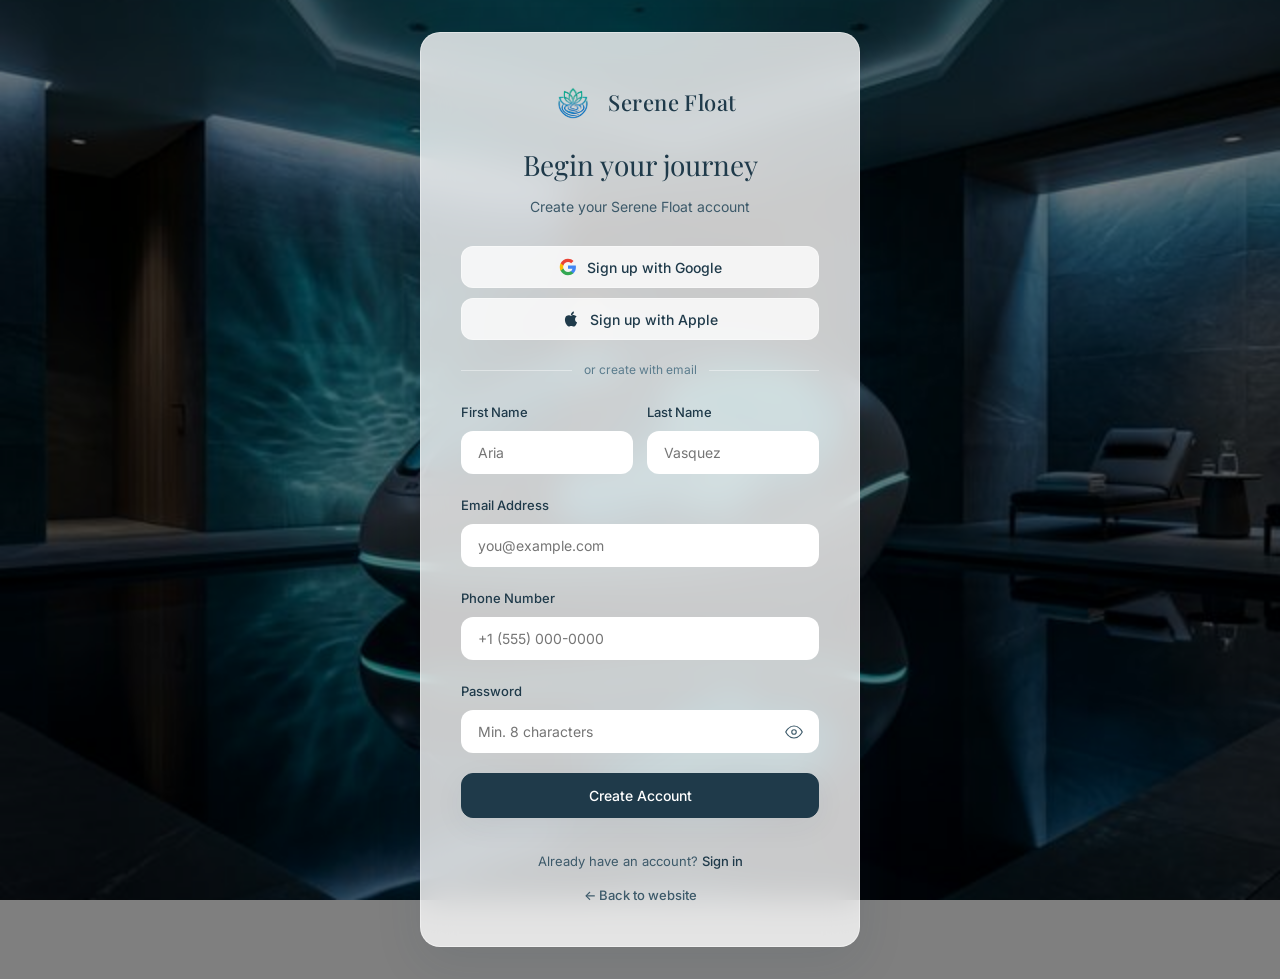
<file: pages/signup.html>
<!DOCTYPE html>
<html lang="en" data-theme="light" data-dir="ltr">
<head>
<meta charset="UTF-8" />
<meta name="viewport" content="width=device-width, initial-scale=1.0"/>
<title>Serene Float — Signup</title>
<link href="https://fonts.googleapis.com/css2?family=Playfair+Display:ital,wght@0,400;0,500;0,600;1,400&family=Inter:wght@300;400;500&family=Poppins:wght@300;400&display=swap" rel="stylesheet"/>
<link rel="stylesheet" href="../assets/css/style.css">
<link rel="stylesheet" href="../assets/css/dark-mode.css">
<link rel="stylesheet" href="../assets/css/rtl.css">
    <link rel="icon" href="../assets/images/logo.png" type="image/png" />
    <script>
      (function() {
        const theme = localStorage.getItem('theme') || 'light';
        const dir = localStorage.getItem('dir') || 'ltr';
        document.documentElement.setAttribute('data-theme', theme);
        document.documentElement.setAttribute('data-dir', dir);
        document.documentElement.setAttribute('dir', dir);
      })();
    </script>
  </head>
<body>
<div id="auth-signup" class="page active" style="background: linear-gradient(rgba(0,0,0,0.5), rgba(0,0,0,0.5)), url('../assets/images/home_v2_hero.png') center/cover fixed;">

  <div class="auth-card">
    <a class="logo" href="../index.html">
      <div class="logo-icon">
        <img src="../assets/images/logo.png" alt="Serene Float Logo" style="width: 100%; height: 100%; object-fit: contain;">
      </div>
      Serene Float
    </a>
    <div class="auth-title">Begin your journey</div>
    <div class="auth-sub">Create your Serene Float account</div>
    <div class="social-btns">
      <button class="social-btn">
        <svg viewBox="0 0 24 24" width="18" height="18"><path d="M22.56 12.25c0-.78-.07-1.53-.2-2.25H12v4.26h5.92c-.26 1.37-1.04 2.53-2.21 3.31v2.77h3.57c2.08-1.92 3.28-4.74 3.28-8.09z" fill="#4285F4"/><path d="M12 23c2.97 0 5.46-.98 7.28-2.66l-3.57-2.77c-.98.66-2.23 1.06-3.71 1.06-2.86 0-5.29-1.93-6.16-4.53H2.18v2.84C3.99 20.53 7.7 23 12 23z" fill="#34A853"/><path d="M5.84 14.09c-.22-.66-.35-1.36-.35-2.09s.13-1.43.35-2.09V7.07H2.18C1.43 8.55 1 10.22 1 12s.43 3.45 1.18 4.93l2.85-2.22.81-.62z" fill="#FBBC05"/><path d="M12 5.38c1.62 0 3.06.56 4.21 1.64l3.15-3.15C17.45 2.09 14.97 1 12 1 7.7 1 3.99 3.47 2.18 7.07l3.66 2.84c.87-2.6 3.3-4.53 6.16-4.53z" fill="#EA4335"/></svg>
        Sign up with Google
      </button>
      <button class="social-btn">
        <svg viewBox="0 0 24 24" width="18" height="18" fill="currentColor"><path d="M18.71 19.5c-.83 1.24-1.71 2.45-3.05 2.47-1.34.03-1.77-.79-3.29-.79-1.53 0-2 .77-3.27.82-1.31.05-2.3-1.32-3.14-2.53C4.25 17 2.94 12.45 4.7 9.39c.87-1.52 2.43-2.48 4.12-2.51 1.28-.02 2.5.87 3.29.87.78 0 2.26-1.07 3.8-.91.65.03 2.47.26 3.64 1.98-.09.06-2.17 1.28-2.15 3.81.03 3.02 2.65 4.03 2.68 4.04-.03.07-.42 1.44-1.38 2.83M13 3.5c.73-.83 1.94-1.46 2.94-1.5.13 1.17-.34 2.35-1.04 3.19-.69.85-1.83 1.51-2.95 1.42-.15-1.15.41-2.35 1.05-3.11z"/></svg>
        Sign up with Apple
      </button>
    </div>
    <div class="auth-divider"><span>or create with email</span></div>
    <div class="form-row">
      <div class="form-group">
        <label>First Name</label>
        <input type="text" class="form-control" placeholder="Aria"/>
      </div>
      <div class="form-group">
        <label>Last Name</label>
        <input type="text" class="form-control" placeholder="Vasquez"/>
      </div>
    </div>
    <div class="form-group">
      <label>Email Address</label>
      <input type="email" class="form-control" placeholder="you@example.com"/>
    </div>
    <div class="form-group">
      <label>Phone Number</label>
      <input type="tel" class="form-control" placeholder="+1 (555) 000-0000"/>
    </div>
    <div class="form-group">
      <label>Password</label>
      <div class="pass-wrap">
        <input type="password" class="form-control" placeholder="Min. 8 characters" id="signupPass"/>
        <button class="eye-btn" onclick="togglePass('signupPass')">
          <svg viewBox="0 0 24 24" fill="none" stroke="currentColor" stroke-width="1.5"><path d="M1 12s4-8 11-8 11 8 11 8-4 8-11 8-11-8-11-8z"/><circle cx="12" cy="12" r="3"/></svg>
        </button>
      </div>
    </div>
    <button class="btn btn-primary" onclick="showPage('dashboard')" style="width:100%;padding:13px;margin-bottom:12px">Create Account</button>
    <div class="auth-footer">
      Already have an account? <a href="login.html">Sign in</a>
    </div>
    <div class="auth-footer" style="margin-top:12px">
      <a href="../index.html" style="color:var(--text-muted)">← Back to website</a>
    </div>
  </div>
</div>
<script src="../assets/js/main.js"></script>
</body>
</html>
</file>
<file: assets/css/style.css>
/* =========================================
   CSS VARIABLES & RESET
   ========================================= */
:root {
  --primary: #1f3a4a;
  --primary-dark: #0f2027;
  --secondary: #6e8fa3;
  --secondary-light: #b8ccd6;
  --accent-glow: #5fa8d3;
  --bg: #ffffff;
  --bg-alt: #f4f7f9;
  --surface: rgba(255, 255, 255, 0.788);
  --text: #1f3a4a;
  --text-muted: #3d5a6a;
  --text-light: #5b7c8d;
  --border: rgba(255, 255, 255, 0.4);
  --success: #9caf9c;
  --warning: #c7c9c7;
  --error: #c0645a;
  --radius: 16px;
  --radius-sm: 12px;
  --shadow: 0 8px 32px rgba(31, 58, 74, 0.05);
  --shadow-lg: 0 16px 48px rgba(31, 58, 74, 0.1);
  --glow: 0 0 20px rgba(95, 168, 211, 0.6);
  --transition: all 0.6s cubic-bezier(0.25, 0.8, 0.25, 1);
  --font-display: "Playfair Display", serif;
  --font-body: "Inter", sans-serif;
  --nav-h: 76px;
}

*,
*::before,
*::after {
  box-sizing: border-box;
  margin: 0;
  padding: 0;
}
html {
  scroll-behavior: smooth;
}
body {
  font-family: var(--font-body);
  background: var(--bg);
  color: var(--text);
  font-size: 15px;
  line-height: 1.7;
  transition:
    background 0.3s ease,
    color 0.3s ease;
}
img {
  display: block;
  max-width: 100%;
}
a {
  text-decoration: none;
  color: inherit;
}
ul {
  list-style: none;
}
button {
  font-family: var(--font-body);
  cursor: pointer;
  border: none;
  background: none;
}

/* =========================================
   PAGE SYSTEM
   ========================================= */
.page {
  display: none;
}
.page.active {
  display: block;
}
#auth-login.page.active,
#auth-signup.page.active,
#dashboard.page.active {
  display: flex;
}

/* =========================================
   HEADER & NAV
   ========================================= */
.site-header {
  position: fixed;
  top: 0;
  left: 0;
  right: 0;
  z-index: 500;
  height: var(--nav-h);
  background: var(--bg);
  border-bottom: 1px solid var(--border);
  display: flex;
  align-items: center;
  transition: var(--transition);
}
.site-header.scrolled {
  box-shadow: var(--shadow);
}
.nav-inner {
  max-width: 1200px;
  margin: 0 auto;
  padding: 0 24px;
  width: 100%;
  display: flex;
  align-items: center;
}
.logo {
  display: flex;
  align-items: center;
  gap: 5px;
  font-family: var(--font-display);
  font-size: 22px;
  font-weight: 500;
  letter-spacing: 0.02em;
  color: var(--primary);
  white-space: nowrap;
  flex: 1;
}
.logo-icon {
  width: 60px;
  height: 60px;
  display: flex;
  align-items: center;
  justify-content: center;
  overflow: hidden;
}
.logo-icon svg {
  width: 20px;
  height: 20px;
  fill: white;
}
.nav-links {
  display: flex;
  align-items: center;
  gap: 8px;
  flex: 1;
  justify-content: center;
}
.nav-links a {
  font-size: 14px;
  font-weight: 400;
  color: var(--text-muted);
  padding: 8px 14px;
  border-radius: var(--radius-sm);
  transition: var(--transition);
  white-space: nowrap;
}
.nav-links a:hover,
.nav-links a.active {
  color: var(--primary);
  background: color-mix(in srgb, var(--primary) 8%, transparent);
}
/* Nav actions: pinned to the right */
.nav-actions {
  display: flex;
  align-items: center;
  gap: 10px;
  flex: 1;
  justify-content: flex-end;
}
.icon-btn {
  width: 38px;
  height: 38px;
  border-radius: var(--radius-sm);
  display: flex;
  align-items: center;
  justify-content: center;
  background: var(--bg-alt);
  border: 1px solid var(--border);
  color: var(--text-muted);
  transition: var(--transition);
  cursor: pointer;
}
.icon-btn:hover {
  color: var(--primary);
  border-color: var(--primary);
}
.icon-btn svg {
  width: 16px;
  height: 16px;
}
.btn {
  display: inline-flex;
  align-items: center;
  justify-content: center;
  gap: 10px;
  padding: 14px 32px; /* Increased padding - Fix 11 */
  border-radius: var(--radius-sm);
  font-size: 14px;
  font-weight: 500;
  transition: var(--transition);
  cursor: pointer;
  white-space: nowrap;
  border: 1.5px solid transparent; /* Ensure consistent box model */
}
.btn-lg {
  padding: 14px 36px;
  font-size: 15px;
}
.btn-sm {
  padding: 8px 18px;
  font-size: 13px;
}
.btn-primary {
  background: var(--primary);
  color:var(--bg); /* Explicit white for contrast - Fix 9 */
  border: 1.5px solid var(--primary);
}
.btn-primary:hover {
  background: var(--secondary);
  border-color: var(--secondary);
  transform: translateY(-1px);
  box-shadow: 0 4px 16px color-mix(in srgb, var(--primary) 35%, transparent);
}
.btn-secondary {
  background: transparent;
  color: var(--primary);
  border: 1.5px solid var(--primary);
}
.btn-secondary:hover {
  background: color-mix(in srgb, var(--primary) 8%, transparent);
}
/* Remove "below border" if interpreted as a specific bottom shadow/border - Fix 11 */
.btn { border-bottom-width: 1.5px !important; } 
.btn-text:hover {
  text-decoration: underline;
}

/* UI Polish: Fix 10 - Prevents text selection cursor on nav links */
.nav-links a, .dropdown-toggle, .logo {
  cursor: pointer;
  user-select: none;
  -webkit-user-select: none;
}

/* =========================================
   HERO
   ========================================= */
.hero {
  min-height: 100vh;
  display: flex;
  align-items: center;
  padding: calc(var(--nav-h) + 60px) 24px 80px;
  background: var(--bg);
  position: relative;
  overflow: visible;
}
.hero::before {
  content: "";
  position: absolute;
  top: 0;
  right: 0;
  width: 55%;
  height: 100%;
  background: linear-gradient(
    135deg,
    color-mix(in srgb, var(--primary) 12%, transparent),
    color-mix(in srgb, var(--secondary) 8%, transparent)
  );
  clip-path: polygon(12% 0, 100% 0, 100% 100%, 0% 100%);
}
.hero-inner {
  max-width: 1200px;
  margin: 0 auto;
  width: 100%;
  display: grid;
  grid-template-columns: 1fr 1fr;
  gap: 80px;
  align-items: center;
  position: relative;
  z-index: 1;
}
.hero-label {
  display: inline-flex;
  align-items: center;
  gap: 8px;
  font-size: 12px;
  font-weight: 500;
  letter-spacing: 0.12em;
  text-transform: uppercase;
  color: var(--secondary);
  margin-bottom: 20px;
}
.hero-label::before {
  content: "";
  width: 24px;
  height: 1px;
  background: var(--secondary);
}
.hero h1 {
  font-family: var(--font-display);
  font-size: clamp(42px, 5vw, 68px);
  font-weight: 300;
  line-height: 1.1;
  letter-spacing: -0.01em;
  color: var(--text);
  margin-bottom: 24px;
}
.hero h1 em {
  font-style: italic;
  color: var(--primary);
}
.hero-desc {
  font-size: 16px;
  color: var(--text-muted);
  line-height: 1.8;
  max-width: 420px;
  margin-bottom: 36px;
}
.hero-actions {
  display: flex;
  gap: 12px;
  align-items: center;
  flex-wrap: wrap;
}
.hero-visual {
  position: relative;
  display: flex;
  align-items: center;
  justify-content: center;
}
.float-pod {
  width: 100%;
  max-width: 520px;
  aspect-ratio: 4/3;
  border-radius: 32px;
  overflow: hidden;
  position: relative;
  box-shadow: 0 20px 50px rgba(31, 58, 74, 0.25);
  border: 1px solid var(--border);
}
.float-pod-img {
  width: 100%;
  height: 100%;
  background: linear-gradient(
    160deg,
    #2c5f5f 0%,
    #4a7c7e 40%,
    #6ba3a5 70%,
    #c9a96e 100%
  );
  display: flex;
  align-items: center;
  justify-content: center;
}
.float-pod-img .pod-illustration {
  text-align: center;
  color: white;
}
.float-pod-img .pod-illustration svg {
  width: 80px;
  height: 80px;
  opacity: 0.9;
}
.float-pod-img .pod-illustration p {
  font-family: var(--font-display);
  font-size: 18px;
  margin-top: 12px;
  opacity: 0.85;
}
.hero-stats {
  position: absolute;
  bottom: -20px;
  left: -30px;
  background: var(--surface);
  border-radius: var(--radius);
  padding: 16px 20px;
  box-shadow: var(--shadow-lg);
  border: 1px solid var(--border);
  display: flex;
  gap: 24px;
}
.stat-item {
  text-align: center;
}
.stat-val {
  font-family: var(--font-display);
  font-size: 28px;
  font-weight: 500;
  color: var(--primary);
}
.stat-label {
  font-size: 11px;
  text-transform: uppercase;
  letter-spacing: 0.08em;
  color: var(--text-light);
}

/* =========================================
   SECTION COMMONS
   ========================================= */
.section {
  padding: 80px 24px;
}
.section-inner {
  max-width: 1200px;
  margin: 0 auto;
}
.section-label {
  font-size: 12px;
  font-weight: 500;
  letter-spacing: 0.12em;
  text-transform: uppercase;
  color: var(--secondary);
  margin-bottom: 12px;
  display: flex;
  align-items: center;
  gap: 8px;
}
.section-label::after {
  content: "";
  flex: 0 0 24px;
  height: 1px;
  background: var(--secondary);
}
.section-title {
  font-family: var(--font-display);
  font-size: clamp(30px, 4vw, 48px);
  font-weight: 300;
  line-height: 1.2;
  color: var(--text);
  margin-bottom: 16px;
}
.section-title em {
  font-style: italic;
  color: var(--secondary);
}
.section-sub {
  font-size: 16px;
  color: var(--text-muted);
  max-width: 500px;
  line-height: 1.8;
}
.section-header {
  margin-bottom: 40px;
}
.section-header.center {
  text-align: center;
}
.section-header.center .section-label {
  justify-content: center;
}
.section-header.center .section-label::after {
  display: none;
}
.section-header.center .section-sub {
  margin: 0 auto;
}

/* =========================================
   SERVICES
   ========================================= */
.services-bg {
  background: var(--bg-alt);
}
.services-grid {
  display: grid;
  grid-template-columns: repeat(3, 1fr);
  gap: 24px;
}
.service-card {
  background: var(--surface);
  border-radius: var(--radius);
  padding: 36px 28px;
  border: 1px solid var(--border);
  transition: var(--transition);
  cursor: default;
}
.service-card:hover {
  transform: translateY(-4px);
  box-shadow: var(--shadow-lg);
  border-color: var(--primary);
}
.service-icon {
  width: 52px;
  height: 52px;
  border-radius: var(--radius-sm);
  background: color-mix(in srgb, var(--primary) 12%, transparent);
  display: flex;
  align-items: center;
  justify-content: center;
  margin-bottom: 20px;
}
.service-icon svg {
  width: 24px;
  height: 24px;
  stroke: var(--primary);
  fill: none;
  stroke-width: 1.5;
}
.service-card h3 {
  font-family: var(--font-display);
  font-size: 22px;
  font-weight: 400;
  margin-bottom: 10px;
}
.service-card p {
  font-size: 14px;
  color: var(--text-muted);
  line-height: 1.7;
  margin-bottom: 20px;
}
.service-price {
  font-family: var(--font-display);
  font-size: 26px;
  color: var(--primary);
}
.service-price span {
  font-family: var(--font-body);
  font-size: 13px;
  color: var(--text-light);
}

/* =========================================
   BENEFITS / HOW IT WORKS
   ========================================= */
.how-inner {
  display: grid;
  grid-template-columns: 1fr 1fr;
  gap: 80px;
  align-items: center;
}
.how-visual {
  position: relative;
}
.how-image {
  width: 100%;
  border-radius: 20px;
  overflow: hidden;
  background: linear-gradient(160deg, #1a3d3d, #4a7c7e, #7ab5b7);
  aspect-ratio: 3/4;
  display: flex;
  align-items: center;
  justify-content: center;
}
.how-image-inner {
  text-align: center;
  color: white;
}
.how-image-inner svg {
  width: 60px;
  height: 60px;
  opacity: 0.85;
}
.how-steps {
  display: flex;
  flex-direction: column;
  gap: 32px;
}
.step {
  display: flex;
  gap: 20px;
  align-items: flex-start;
}
.step-num {
  flex-shrink: 0;
  width: 40px;
  height: 40px;
  border-radius: 50%;
  background: var(--primary);
  color: var(--bg);
  display: flex;
  align-items: center;
  justify-content: center;
  font-family: var(--font-display);
  font-size: 18px;
  font-weight: 500;
}
.step-content h4 {
  font-family: var(--font-display);
  font-size: 20px;
  font-weight: 400;
  margin-bottom: 6px;
}
.step-content p {
  font-size: 14px;
  color: var(--text-muted);
  line-height: 1.7;
}

/* =========================================
   PRICING
   ========================================= */
.pricing-bg {
  background: var(--bg-alt);
}
.pricing-grid {
  display: grid;
  grid-template-columns: repeat(3, 1fr);
  gap: 24px;
}
.pricing-card {
  background: var(--surface);
  border-radius: var(--radius);
  padding: 40px 32px;
  border: 1px solid var(--border);
  transition: var(--transition);
  display: flex;
  flex-direction: column;
}
.pricing-card.popular {
  border-color: var(--primary);
  box-shadow:
    0 0 0 1px var(--primary),
    var(--shadow-lg);
  position: relative;
}
.popular-badge {
  position: absolute;
  top: -14px;
  left: 50%;
  transform: translateX(-50%);
  background: var(--primary);
  color: white;
  font-size: 11px;
  font-weight: 500;
  letter-spacing: 0.1em;
  text-transform: uppercase;
  padding: 5px 16px;
  border-radius: 20px;
}
.pricing-name {
  font-size: 13px;
  font-weight: 500;
  letter-spacing: 0.1em;
  text-transform: uppercase;
  color: var(--text-muted);
  margin-bottom: 12px;
}
.pricing-price {
  font-family: var(--font-display);
  font-size: 52px;
  font-weight: 300;
  color: var(--text);
  margin-bottom: 4px;
}
.pricing-price sup {
  font-size: 22px;
  vertical-align: top;
  margin-top: 12px;
  color: var(--text-muted);
}
.pricing-period {
  font-size: 13px;
  color: var(--text-light);
  margin-bottom: 28px;
}
.pricing-features {
  list-style: none;
  flex: 1;
  margin-bottom: 32px;
  display: flex;
  flex-direction: column;
  gap: 12px;
}
.pricing-features li {
  display: flex;
  gap: 10px;
  align-items: flex-start;
  font-size: 14px;
  color: var(--text-muted);
}
.pricing-features li svg {
  flex-shrink: 0;
  width: 16px;
  height: 16px;
  stroke: var(--primary);
  fill: none;
  stroke-width: 2;
  margin-top: 3px;
}
.pricing-card .btn {
  width: 100%;
}

/* =========================================
   TESTIMONIALS
   ========================================= */
.testimonials-grid {
  display: grid;
  grid-template-columns: repeat(3, 1fr);
  gap: 24px;
}
.testimonial {
  background: var(--surface);
  border-radius: var(--radius);
  padding: 28px;
  border: 1px solid var(--border);
}
.t-stars {
  color: var(--secondary);
  font-size: 14px;
  margin-bottom: 14px;
  letter-spacing: 2px;
}
.t-text {
  font-family: var(--font-display);
  font-size: 17px;
  font-weight: 300;
  line-height: 1.6;
  color: var(--text);
  margin-bottom: 20px;
  font-style: italic;
}
.t-author {
  display: flex;
  align-items: center;
  gap: 12px;
}
.t-avatar {
  width: 40px;
  height: 40px;
  border-radius: 50%;
  background: linear-gradient(135deg, var(--primary), var(--secondary));
  display: flex;
  align-items: center;
  justify-content: center;
  font-family: var(--font-display);
  font-size: 16px;
  color: white;
}
.t-name {
  font-weight: 500;
  font-size: 14px;
}
.t-role {
  font-size: 12px;
  color: var(--text-light);
}

/* =========================================
   CTA SECTION
   ========================================= */
.cta-section {
  padding: 100px 32px;
  background: linear-gradient(
    135deg,
    var(--primary) 0%,
    var(--primary-dark) 100%
  );
  text-align: center;
  position: relative;
  overflow: hidden;
}
.cta-section::before {
  content: "";
  position: absolute;
  top: -50%;
  left: -10%;
  width: 60%;
  height: 200%;
  background: rgba(255, 255, 255, 0.04);
  border-radius: 50%;
  transform: rotate(-15deg);
}
.cta-section .section-label {
  color: var(--secondary-light);
  justify-content: center;
}
.cta-section .section-label::after {
  background: var(--secondary-light);
}
.cta-section h2 {
  font-family: var(--font-display);
  font-size: clamp(32px, 5vw, 56px);
  font-weight: 300;
  color: white;
  margin-bottom: 20px;
}
.cta-section p {
  color: rgba(255, 255, 255, 0.75);
  font-size: 16px;
  max-width: 480px;
  margin: 0 auto 40px;
}
.cta-actions {
  display: flex;
  gap: 14px;
  justify-content: center;
}
.btn-white {
  background: var(--bg);
  color: var(--primary);
  border: 1.5px solid white;
}
.btn-white:hover {
  background: var(--secondary-light);
  border-color: var(--secondary-light);
}
.btn-outline-white {
  background: transparent;
  color: white;
  border: 1.5px solid rgba(255, 255, 255, 0.5);
}
.btn-outline-white:hover {
  background: rgba(255, 255, 255, 0.1);
  border-color: white;
}

/* =========================================
   FOOTER
   ========================================= */
.site-footer {
  background: var(--bg-alt);
  border-top: 1px solid var(--border);
  padding: 80px 24px 40px;
}
.footer-inner {
  max-width: 1200px;
  margin: 0 auto;
}
.footer-grid {
  display: grid;
  grid-template-columns: 2fr 1fr 1fr 1fr;
  gap: 48px;
  margin-bottom: 48px;
}
.footer-brand p {
  font-size: 14px;
  color: var(--text-muted);
  line-height: 1.7;
  margin-top: 16px;
  max-width: 260px;
}
.footer-col h5 {
  font-weight: 500;
  font-size: 13px;
  letter-spacing: 0.08em;
  text-transform: uppercase;
  margin-bottom: 16px;
  color: var(--text);
}
.footer-col ul li {
  margin-bottom: 10px;
}
.footer-col ul li a {
  font-size: 14px;
  color: var(--text-muted);
  transition: color 0.2s;
}
.footer-col ul li a:hover {
  color: var(--primary);
}
.footer-bottom {
  border-top: 1px solid var(--border);
  padding-top: 24px;
  display: flex;
  justify-content: space-between;
  align-items: center;
}
.footer-bottom p {
  font-size: 13px;
  color: var(--text-light);
}

/* =========================================
   SERVICES PAGE
   ========================================= */
.page-hero {
  padding: calc(var(--nav-h) + 80px) 24px 80px;
  background: var(--bg);
  text-align: center;
}
.page-hero-inner {
  max-width: 700px;
  margin: 0 auto;
}
.services-detail-grid {
  display: grid;
  grid-template-columns: 1fr 1fr;
  gap: 32px;
}
.science-grid {
  display: grid;
  grid-template-columns: repeat(2, 1fr);
  gap: 28px;
  margin-top: 48px;
}
.service-detail-card {
  background: var(--surface);
  border-radius: var(--radius);
  overflow: hidden;
  border: 1px solid var(--border);
  transition: var(--transition);
}
.service-detail-card:hover {
  box-shadow: var(--shadow-lg);
}
.sdc-image {
  height: 180px;
  display: flex;
  align-items: center;
  justify-content: center;
  font-size: 48px;
}
.sdc-image.teal {
  background: linear-gradient(135deg, #2c5f5f, #4a7c7e);
}
.sdc-image.gold {
  background: linear-gradient(135deg, #8b6914, #c9a96e);
}
.sdc-image.sage {
  background: linear-gradient(135deg, #3d6b45, #6a9e72);
}
.sdc-image.blue {
  background: linear-gradient(135deg, #2c4a7e, #4a6fae);
}
.sdc-body {
  padding: 28px;
}
.sdc-body h3 {
  font-family: var(--font-display);
  font-size: 24px;
  font-weight: 400;
  margin-bottom: 10px;
}
.sdc-body p {
  font-size: 14px;
  color: var(--text-muted);
  line-height: 1.7;
  margin-bottom: 20px;
}
.sdc-meta {
  display: flex;
  gap: 20px;
  margin-bottom: 20px;
}
.sdc-meta span {
  font-size: 13px;
  color: var(--text-light);
  display: flex;
  align-items: center;
  gap: 5px;
}
.sdc-meta strong {
  color: var(--text);
}
.benefits-list {
  display: flex;
  flex-direction: column;
  gap: 8px;
  margin-bottom: 24px;
}
.benefits-list li {
  font-size: 13px;
  color: var(--text-muted);
  display: flex;
  gap: 8px;
}
.benefits-list li::before {
  content: "—";
  color: var(--secondary);
  flex-shrink: 0;
}

/* =========================================
   ABOUT PAGE
   ========================================= */
.about-story {
  display: grid;
  grid-template-columns: 1fr 1fr;
  gap: 80px;
  align-items: center;
}
.about-image {
  border-radius: 20px;
  overflow: hidden;
  background: linear-gradient(160deg, #1a3d3d, #4a7c7e);
  aspect-ratio: 3/4;
  display: flex;
  align-items: center;
  justify-content: center;
  color: white;
  text-align: center;
}
.team-grid {
  display: grid;
  grid-template-columns: repeat(4, 1fr);
  gap: 24px;
  margin-top: 60px;
}
.team-card {
  text-align: center;
}
.team-avatar {
  width: 100%;
  aspect-ratio: 1;
  border-radius: var(--radius);
  overflow: hidden;
  margin-bottom: 16px;
  background: linear-gradient(135deg, var(--primary), var(--secondary));
  display: flex;
  align-items: center;
  justify-content: center;
  font-family: var(--font-display);
  font-size: 32px;
  color: white;
}
.team-card h4 {
  font-family: var(--font-display);
  font-size: 18px;
  font-weight: 400;
  margin-bottom: 4px;
}
.team-card p {
  font-size: 13px;
  color: var(--text-light);
}
.values-grid {
  display: grid;
  grid-template-columns: repeat(3, 1fr);
  gap: 24px;
}
.value-card {
  padding: 28px;
  border-radius: var(--radius);
  background: var(--surface);
  border: 1px solid var(--border);
}
.value-card h4 {
  font-family: var(--font-display);
  font-size: 20px;
  font-weight: 400;
  margin-bottom: 8px;
  color: var(--primary);
}
.value-card p {
  font-size: 14px;
  color: var(--text-muted);
  line-height: 1.7;
}

/* =========================================
   CONTACT PAGE
   ========================================= */
.contact-grid {
  display: grid;
  grid-template-columns: 1fr 1fr;
  gap: 60px;
}
.contact-form-wrap {
  background: var(--surface);
  border-radius: var(--radius);
  padding: 40px;
  border: 1px solid var(--border);
}
.form-group {
  margin-bottom: 20px;
}
.form-group label {
  display: block;
  font-size: 13px;
  font-weight: 500;
  margin-bottom: 8px;
  color: var(--text);
}
.form-control {
  width: 100%;
  padding: 12px 16px;
  border: 1.5px solid var(--border);
  border-radius: var(--radius-sm);
  font-family: var(--font-body);
  font-size: 14px;
  background: var(--bg);
  color: var(--text);
  transition: border-color 0.2s;
}
.form-control:focus {
  outline: none;
  border-color: var(--primary);
}
textarea.form-control {
  resize: vertical;
  min-height: 120px;
}
.contact-info {
  display: flex;
  flex-direction: column;
  gap: 28px;
}
.contact-item {
  display: flex;
  gap: 16px;
  align-items: flex-start;
}
.contact-icon {
  width: 44px;
  height: 44px;
  flex-shrink: 0;
  border-radius: var(--radius-sm);
  background: color-mix(in srgb, var(--primary) 12%, transparent);
  display: flex;
  align-items: center;
  justify-content: center;
}
.contact-icon svg {
  width: 20px;
  height: 20px;
  stroke: var(--primary);
  fill: none;
  stroke-width: 1.5;
}
.contact-item h5 {
  font-weight: 500;
  margin-bottom: 4px;
}
.contact-item p {
  font-size: 14px;
  color: var(--text-muted);
}
.map-placeholder {
  border-radius: var(--radius);
  overflow: hidden;
  height: 240px;
  margin-top: 32px;
  background: linear-gradient(135deg, #c8d8d8, #a8c0c0);
  display: flex;
  align-items: center;
  justify-content: center;
  font-size: 14px;
  color: #567878;
  border: 1px solid var(--border);
}

/* =========================================
   AUTH PAGES
   ========================================= */
#auth-login,
#auth-signup {
  min-height: 100vh;
  flex-direction: column;
  align-items: center;
  justify-content: center;
  background: var(--bg-alt);
  padding: 32px;
}
.auth-header-bar {
  position: fixed;
  top: 16px;
  right: 24px;
  z-index: 200;
  display: flex;
  gap: 8px;
}
.auth-card {
  background: var(--surface);
  border-radius: 20px;
  padding: 40px;
  width: 100%;
  max-width: 440px;
  box-shadow: var(--shadow-lg);
  border: 1px solid var(--border);
}
.auth-card .logo {
  justify-content: center;
  margin-bottom: 8px;
}
.auth-title {
  text-align: center;
  font-family: var(--font-display);
  font-size: 28px;
  font-weight: 400;
  margin-bottom: 6px;
}
.auth-sub {
  text-align: center;
  font-size: 14px;
  color: var(--text-muted);
  margin-bottom: 28px;
}
.social-btns {
  display: flex;
  flex-direction: column;
  gap: 10px;
  margin-bottom: 20px;
}
.social-btn {
  display: flex;
  align-items: center;
  justify-content: center;
  gap: 10px;
  padding: 11px 16px;
  border-radius: var(--radius-sm);
  border: 1.5px solid var(--border);
  font-size: 14px;
  font-weight: 500;
  cursor: pointer;
  transition: var(--transition);
  background: var(--surface);
  color: var(--text);
  font-family: var(--font-body);
}
.social-btn:hover {
  border-color: var(--primary);
  background: var(--bg-alt);
}
.social-btn img,
.social-btn svg {
  width: 18px;
  height: 18px;
}
.auth-divider {
  display: flex;
  align-items: center;
  gap: 12px;
  margin: 20px 0;
}
.auth-divider::before,
.auth-divider::after {
  content: "";
  flex: 1;
  height: 1px;
  background: var(--border);
}
.auth-divider span {
  font-size: 12px;
  color: var(--text-light);
}
.pass-wrap {
  position: relative;
}
.eye-btn {
  position: absolute;
  right: 12px;
  top: 50%;
  transform: translateY(-50%);
  background: none;
  border: none;
  cursor: pointer;
  color: var(--text-muted);
  display: flex;
  padding: 4px;
}
.eye-btn svg {
  width: 18px;
  height: 18px;
}
.remember-row {
  display: flex;
  justify-content: space-between;
  align-items: center;
  margin-bottom: 20px;
  font-size: 13px;
}
.remember-row label {
  display: flex;
  align-items: center;
  gap: 8px;
  cursor: pointer;
  color: var(--text-muted);
}
.remember-row a {
  color: var(--primary);
}
.auth-footer {
  text-align: center;
  margin-top: 20px;
  font-size: 13px;
  color: var(--text-muted);
}
.auth-footer a {
  color: var(--primary);
  font-weight: 500;
}
.auth-card .btn {
  width: 100%;
  margin-bottom: 0;
}
.form-row {
  display: grid;
  grid-template-columns: 1fr 1fr;
  gap: 14px;
}

/* =========================================
   DASHBOARD
   ========================================= */
#dashboard {
  min-height: 100vh;
  flex-direction: row;
  background: var(--bg-alt);
}
.dash-sidebar {
  width: 260px;
  flex-shrink: 0;
  background: var(--surface);
  border-right: 1px solid var(--border);
  display: flex;
  flex-direction: column;
  position: sticky;
  top: 0;
  height: 100vh;
  overflow-y: auto;
}
.dash-logo {
  padding: 28px 24px 20px;
  border-bottom: 1px solid var(--border);
}
.dash-nav {
  flex: 1;
  padding: 20px 12px;
}
.dash-nav-section {
  margin-bottom: 24px;
}
.dash-nav-section h6 {
  font-size: 10px;
  font-weight: 600;
  letter-spacing: 0.12em;
  text-transform: uppercase;
  color: var(--text-light);
  padding: 0 12px;
  margin-bottom: 6px;
}
.dash-nav-link {
  display: flex;
  align-items: center;
  gap: 10px;
  padding: 10px 12px;
  border-radius: var(--radius-sm);
  font-size: 14px;
  color: var(--text-muted);
  cursor: pointer;
  transition: var(--transition);
  margin-bottom: 2px;
  width: 100%;
  background: none;
  border: none;
  font-family: var(--font-body);
  text-align: left;
}
.dash-nav-link svg {
  width: 18px;
  height: 18px;
  stroke: currentColor;
  fill: none;
  stroke-width: 1.5;
  flex-shrink: 0;
}
.dash-nav-link:hover {
  background: var(--bg-alt);
  color: var(--primary);
}
.dash-nav-link.active {
  background: color-mix(in srgb, var(--primary) 12%, transparent);
  color: var(--primary);
  font-weight: 500;
}
.dash-sidebar-footer {
  padding: 16px 12px;
  border-top: 1px solid var(--border);
}
.dash-user {
  display: flex;
  align-items: center;
  gap: 10px;
  padding: 10px 12px;
  border-radius: var(--radius-sm);
  cursor: pointer;
}
.dash-user-avatar {
  width: 36px;
  height: 36px;
  border-radius: 50%;
  flex-shrink: 0;
  background: linear-gradient(135deg, var(--primary), var(--secondary));
  display: flex;
  align-items: center;
  justify-content: center;
  font-family: var(--font-display);
  font-size: 15px;
  color: white;
}
.dash-user-name {
  font-size: 14px;
  font-weight: 500;
}
.dash-user-role {
  font-size: 11px;
  color: var(--text-light);
}
.logout-btn {
  display: flex;
  align-items: center;
  gap: 8px;
  padding: 10px 12px;
  border-radius: var(--radius-sm);
  font-size: 14px;
  color: var(--error);
  cursor: pointer;
  transition: var(--transition);
  width: 100%;
  background: none;
  border: none;
  font-family: var(--font-body);
}
.logout-btn:hover {
  background: color-mix(in srgb, var(--error) 10%, transparent);
}
.logout-btn svg {
  width: 16px;
  height: 16px;
  stroke: currentColor;
  fill: none;
  stroke-width: 1.5;
}

/* DASHBOARD MAIN */
.dash-main {
  flex: 1;
  display: flex;
  flex-direction: column;
  min-width: 0;
}
.dash-topbar {
  background: var(--surface);
  border-bottom: 1px solid var(--border);
  padding: 0 32px;
  height: 64px;
  display: flex;
  align-items: center;
  justify-content: flex-start;
  gap: 16px;
  position: sticky;
  top: 0;
  z-index: 10;
}
.dash-topbar-title {
  font-family: var(--font-display);
  font-size: 22px;
  font-weight: 400;
  flex: 1;
  margin: 0;
}
.dash-topbar-right {
  display: flex;
  align-items: center;
  gap: 12px;
}
.notif-btn {
  width: 38px;
  height: 38px;
  border-radius: var(--radius-sm);
  display: flex;
  align-items: center;
  justify-content: center;
  background: var(--bg-alt);
  border: 1px solid var(--border);
  cursor: pointer;
  position: relative;
  color: var(--text-muted);
  transition: var(--transition);
}
.notif-btn:hover {
  color: var(--primary);
  border-color: var(--primary);
}
.notif-btn svg {
  width: 18px;
  height: 18px;
  stroke: currentColor;
  fill: none;
  stroke-width: 1.5;
}
.notif-badge {
  position: absolute;
  top: 6px;
  right: 6px;
  width: 8px;
  height: 8px;
  border-radius: 50%;
  background: var(--error);
  border: 2px solid var(--surface);
}
.dash-profile-btn {
  display: flex;
  align-items: center;
  gap: 8px;
  cursor: pointer;
}
.dash-content {
  padding: 32px;
  flex: 1;
}

/* DASHBOARD PANEL */
.dash-panel {
  display: none;
}
.dash-panel.active {
  display: block;
}
.welcome-banner {
  background: linear-gradient(135deg, var(--primary), var(--primary-dark));
  border-radius: var(--radius);
  padding: 28px 32px;
  color: white;
  margin-bottom: 28px;
  display: flex;
  justify-content: space-between;
  align-items: center;
}
.welcome-banner h2 {
  font-family: var(--font-display);
  font-size: 26px;
  font-weight: 300;
  margin-bottom: 4px;
}
.welcome-banner p {
  font-size: 14px;
  opacity: 0.8;
}
.welcome-banner .btn-white {
  padding: 10px 20px;
  font-size: 13px;
}
.metrics-grid {
  display: grid;
  grid-template-columns: repeat(4, 1fr);
  gap: 16px;
  margin-bottom: 28px;
}
.metric-card {
  background: var(--surface);
  border-radius: var(--radius);
  padding: 20px;
  border: 1px solid var(--border);
}
.metric-card .metric-label {
  font-size: 12px;
  text-transform: uppercase;
  letter-spacing: 0.08em;
  color: var(--text-light);
  margin-bottom: 8px;
}
.metric-card .metric-val {
  font-family: var(--font-display);
  font-size: 32px;
  font-weight: 400;
  color: var(--text);
  margin-bottom: 4px;
}
.metric-card .metric-change {
  font-size: 12px;
}
.metric-card .metric-change.up {
  color: var(--success);
}
.metric-card .metric-change.down {
  color: var(--error);
}
.dash-two-col {
  display: grid;
  grid-template-columns: 1.6fr 1fr;
  gap: 20px;
  margin-bottom: 20px;
}
.dash-card {
  background: var(--surface);
  border-radius: var(--radius);
  border: 1px solid var(--border);
  overflow: hidden;
}
.dash-card-header {
  padding: 18px 22px;
  border-bottom: 1px solid var(--border);
  display: flex;
  justify-content: space-between;
  align-items: center;
}
.dash-card-header h4 {
  font-family: var(--font-display);
  font-size: 18px;
  font-weight: 400;
}
.dash-card-header a {
  font-size: 13px;
  color: var(--primary);
}
.dash-card-body {
  padding: 20px 22px;
}
.booking-list {
  display: flex;
  flex-direction: column;
  gap: 14px;
}
.booking-item {
  display: flex;
  align-items: center;
  gap: 14px;
}
.booking-time {
  width: 56px;
  text-align: center;
  flex-shrink: 0;
  background: color-mix(in srgb, var(--primary) 10%, transparent);
  border-radius: var(--radius-sm);
  padding: 8px;
}
.booking-time .bt {
  font-weight: 500;
  font-size: 15px;
  color: var(--primary);
  font-family: var(--font-display);
}
.booking-time .bd {
  font-size: 10px;
  color: var(--text-light);
  text-transform: uppercase;
}
.booking-info {
  flex: 1;
}
.booking-info h5 {
  font-size: 14px;
  font-weight: 500;
  margin-bottom: 2px;
}
.booking-info p {
  font-size: 12px;
  color: var(--text-muted);
}
.booking-status {
  font-size: 11px;
  font-weight: 500;
  padding: 4px 10px;
  border-radius: 20px;
  text-transform: uppercase;
  letter-spacing: 0.06em;
}
.status-confirmed {
  background: color-mix(in srgb, var(--success) 15%, transparent);
  color: var(--success);
}
.status-pending {
  background: color-mix(in srgb, var(--warning) 15%, transparent);
  color: #8b6914;
}
.wellness-score {
  text-align: center;
  padding: 20px;
}
.score-ring {
  width: 120px;
  height: 120px;
  margin: 0 auto 16px;
  position: relative;
}
.score-ring svg {
  width: 100%;
  height: 100%;
  transform: rotate(-90deg);
}
.score-ring circle.bg {
  fill: none;
  stroke: var(--bg-alt);
  stroke-width: 10;
}
.score-ring circle.val {
  fill: none;
  stroke: var(--primary);
  stroke-width: 10;
  stroke-linecap: round;
  stroke-dasharray: 302;
  stroke-dashoffset: 60;
  transition: stroke-dashoffset 1s ease;
}
.score-center {
  position: absolute;
  top: 50%;
  left: 50%;
  transform: translate(-50%, -50%);
  text-align: center;
}
.score-center .sv {
  font-family: var(--font-display);
  font-size: 28px;
  font-weight: 400;
  color: var(--primary);
}
.score-center .sl {
  font-size: 11px;
  color: var(--text-light);
}
.score-desc {
  font-size: 13px;
  color: var(--text-muted);
}
.wellness-bars {
  display: flex;
  flex-direction: column;
  gap: 10px;
  margin-top: 12px;
}

.w-bar-label {
  display: flex;
  justify-content: space-between;
  font-size: 12px;
  color: var(--text-muted);
  margin-bottom: 5px;
}
.w-bar-track {
  height: 6px;
  border-radius: 3px;
  background: var(--bg-alt);
  overflow: hidden;
}
.w-bar-fill {
  height: 100%;
  border-radius: 3px;
  background: linear-gradient(90deg, var(--primary), var(--secondary));
}
.visit-history {
  display: flex;
  flex-direction: column;
  gap: 12px;
}
.visit-item {
  display: flex;
  gap: 14px;
  align-items: center;
}
.visit-dot {
  width: 10px;
  height: 10px;
  border-radius: 50%;
  background: var(--primary);
  flex-shrink: 0;
}
.visit-info {
  flex: 1;
}
.visit-info h5 {
  font-size: 14px;
  font-weight: 500;
  margin-bottom: 2px;
}
.visit-info p {
  font-size: 12px;
  color: var(--text-muted);
}
.visit-badge {
  font-size: 11px;
  padding: 4px 10px;
  border-radius: 20px;
  background: var(--bg-alt);
  color: var(--text-light);
}

/* BOOKING PANEL */
.booking-calendar-grid {
  display: grid;
  grid-template-columns: 1fr 1fr;
  gap: 24px;
}
.calendar-widget {
  background: var(--surface);
  border-radius: var(--radius);
  border: 1px solid var(--border);
  padding: 24px;
}
.cal-header {
  display: flex;
  justify-content: space-between;
  align-items: center;
  margin-bottom: 20px;
}
.cal-header h4 {
  font-family: var(--font-display);
  font-size: 20px;
}
.cal-nav {
  display: flex;
  gap: 8px;
}
.cal-nav button {
  width: 32px;
  height: 32px;
  border-radius: var(--radius-sm);
  background: var(--bg-alt);
  border: 1px solid var(--border);
  cursor: pointer;
  display: flex;
  align-items: center;
  justify-content: center;
  color: var(--text-muted);
}
.cal-days-header {
  display: grid;
  grid-template-columns: repeat(7, 1fr);
  margin-bottom: 8px;
}
.cal-days-header span {
  text-align: center;
  font-size: 11px;
  font-weight: 500;
  color: var(--text-light);
  text-transform: uppercase;
  padding: 4px;
}
.cal-days {
  display: grid;
  grid-template-columns: repeat(7, 1fr);
  gap: 4px;
}
.cal-day {
  aspect-ratio: 1;
  display: flex;
  align-items: center;
  justify-content: center;
  font-size: 13px;
  border-radius: var(--radius-sm);
  cursor: pointer;
  transition: var(--transition);
  color: var(--text-muted);
}
.cal-day:hover {
  background: var(--bg-alt);
  color: var(--primary);
}
.cal-day.today {
  background: var(--primary);
  color: var(--bg);
  font-weight: 500;
}
.cal-day.selected {
  background: color-mix(in srgb, var(--primary) 20%, transparent);
  color: var(--primary);
  border: 1.5px solid var(--primary);
}
.cal-day.other-month {
  color: var(--text-light);
  opacity: 0.5;
}
.cal-day.has-booking::after {
  content: "";
  display: block;
  width: 4px;
  height: 4px;
  border-radius: 50%;
  background: var(--secondary);
  position: absolute;
  bottom: 3px;
}
.cal-day {
  position: relative;
}
.time-slots {
  background: var(--surface);
  border-radius: var(--radius);
  border: 1px solid var(--border);
  padding: 24px;
}
.time-slots h4 {
  font-family: var(--font-display);
  font-size: 20px;
  margin-bottom: 16px;
}
.time-grid {
  display: grid;
  grid-template-columns: repeat(3, 1fr);
  gap: 8px;
  margin-bottom: 24px;
}
.time-slot {
  padding: 10px;
  text-align: center;
  border-radius: var(--radius-sm);
  border: 1.5px solid var(--border);
  font-size: 13px;
  cursor: pointer;
  transition: var(--transition);
}
.time-slot:hover {
  border-color: var(--primary);
  color: var(--primary);
}
.time-slot.selected {
  background: var(--primary);
  border-color: var(--primary);
  color: var(--bg);
}
.time-slot.unavailable {
  opacity: 0.4;
  cursor: not-allowed;
  background: var(--bg-alt);
}
.booking-form-section {
  margin-top: 24px;
}
.booking-form-section h4 {
  font-family: var(--font-display);
  font-size: 20px;
  margin-bottom: 20px;
}

/* MEMBERSHIP PANEL */
.membership-cards {
  display: grid;
  grid-template-columns: repeat(3, 1fr);
  gap: 20px;
  margin-bottom: 32px;
}
.membership-card {
  background: var(--surface);
  border-radius: var(--radius);
  border: 1px solid var(--border);
  padding: 28px;
  position: relative;
  transition: var(--transition);
}
.membership-card.active-plan {
  border-color: var(--primary);
  box-shadow: 0 0 0 1px var(--primary);
}
.active-plan-badge {
  position: absolute;
  top: -12px;
  left: 50%;
  transform: translateX(-50%);
  background: var(--secondary);
  color: white;
  font-size: 11px;
  font-weight: 500;
  padding: 4px 14px;
  border-radius: 20px;
  text-transform: uppercase;
  letter-spacing: 0.08em;
}
.membership-card h3 {
  font-family: var(--font-display);
  font-size: 22px;
  font-weight: 400;
  margin-bottom: 6px;
}
.membership-card .m-price {
  font-family: var(--font-display);
  font-size: 40px;
  font-weight: 300;
  color: var(--primary);
  margin-bottom: 4px;
}
.membership-card .m-period {
  font-size: 13px;
  color: var(--text-light);
  margin-bottom: 20px;
}
.membership-card ul {
  display: flex;
  flex-direction: column;
  gap: 10px;
  margin-bottom: 24px;
}
.membership-card ul li {
  font-size: 13px;
  color: var(--text-muted);
  display: flex;
  gap: 8px;
  align-items: center;
}
.membership-card ul li svg {
  width: 14px;
  height: 14px;
  stroke: var(--primary);
  fill: none;
  stroke-width: 2;
  flex-shrink: 0;
}

/* WAIVER PANEL */
.waiver-wrap {
  max-width: 760px;
  margin: 0 auto;
}
.waiver-card {
  background: var(--surface);
  border-radius: var(--radius);
  border: 1px solid var(--border);
  padding: 36px;
}
.waiver-card h3 {
  font-family: var(--font-display);
  font-size: 26px;
  font-weight: 400;
  margin-bottom: 6px;
}
.waiver-card .waiver-sub {
  font-size: 14px;
  color: var(--text-muted);
  margin-bottom: 28px;
}
.waiver-section {
  margin-bottom: 24px;
}
.waiver-section h5 {
  font-weight: 600;
  font-size: 14px;
  margin-bottom: 8px;
  color: var(--text);
}
.waiver-section p {
  font-size: 13px;
  color: var(--text-muted);
  line-height: 1.7;
}
.waiver-scroll {
  max-height: 200px;
  overflow-y: auto;
  border: 1px solid var(--border);
  border-radius: var(--radius-sm);
  padding: 16px;
  background: var(--bg-alt);
  margin-bottom: 20px;
}
.waiver-checks {
  display: flex;
  flex-direction: column;
  gap: 12px;
  margin-bottom: 24px;
}
.waiver-check {
  display: flex;
  gap: 10px;
  align-items: flex-start;
  font-size: 14px;
  color: var(--text-muted);
  cursor: pointer;
}
.waiver-check input {
  margin-top: 3px;
  accent-color: var(--primary);
}
.signature-pad {
  border: 1.5px dashed var(--border);
  border-radius: var(--radius-sm);
  height: 120px;
  margin-bottom: 12px;
  display: flex;
  align-items: center;
  justify-content: center;
  background: var(--bg-alt);
  cursor: crosshair;
  position: relative;
}
.signature-pad canvas {
  width: 100%;
  height: 100%;
}
.signature-hint {
  font-size: 12px;
  color: var(--text-light);
  text-align: center;
  margin-bottom: 20px;
}

/* WELLNESS HISTORY PANEL */
.history-timeline {
  display: flex;
  flex-direction: column;
  gap: 0;
}
.history-item {
  display: flex;
  gap: 20px;
  padding: 20px 0;
  border-bottom: 1px solid var(--border);
}
.history-date {
  width: 80px;
  flex-shrink: 0;
  text-align: center;
}
.history-date .hd-day {
  font-family: var(--font-display);
  font-size: 32px;
  font-weight: 300;
  color: var(--primary);
  line-height: 1;
}
.history-date .hd-month {
  font-size: 11px;
  text-transform: uppercase;
  letter-spacing: 0.08em;
  color: var(--text-light);
}
.history-content {
  flex: 1;
}
.history-content h4 {
  font-family: var(--font-display);
  font-size: 18px;
  font-weight: 400;
  margin-bottom: 4px;
}
.history-content p {
  font-size: 13px;
  color: var(--text-muted);
  margin-bottom: 10px;
}
.history-tags {
  display: flex;
  gap: 8px;
  flex-wrap: wrap;
}
.h-tag {
  font-size: 11px;
  padding: 3px 10px;
  border-radius: 20px;
  background: var(--bg-alt);
  color: var(--text-muted);
}
.history-rating {
  text-align: right;
}
.h-stars {
  color: var(--secondary);
  font-size: 14px;
}
.h-dur {
  font-size: 12px;
  color: var(--text-light);
  margin-top: 4px;
}

/* =========================================
   RESPONSIVE
   ========================================= */

/* ---- 1024 px: Tighten navbar so everything fits on one row ---- */
@media (max-width: 1080px) {
  .nav-inner {
    gap: 16px;
    padding: 0 20px;
  }
  .logo {
    font-size: 19px;
    gap: 5px;
  }
  .logo-icon {
    width: 60px;
    height: 60px;
  }
  .nav-links {
    gap: 0;
    flex: 1;
  }
  .nav-links a,
  .dropdown-toggle {
    padding: 7px 10px;
    font-size: 13px;
  }
  .nav-actions {
    gap: 6px;
    margin-left: 0;
  }
  .nav-actions .btn {
    padding: 8px 14px;
    font-size: 13px;
  }
  .icon-btn {
    width: 34px;
    height: 34px;
  }
}

@media (max-width: 900px) {
  .hero-inner,
  .how-inner,
  .about-story,
  .contact-grid {
    grid-template-columns: 1fr;
    gap: 40px;
  }
  .services-grid,
  .testimonials-grid,
  .pricing-grid,
  .footer-grid,
  .services-detail-grid,
  .science-grid,
  .team-grid,
  .values-grid {
    grid-template-columns: 1fr;
  }
  .metrics-grid {
    grid-template-columns: 1fr 1fr;
  }
  .dash-two-col {
    grid-template-columns: 1fr;
  }
  .booking-calendar-grid {
    grid-template-columns: 1fr;
  }
  .membership-cards {
    grid-template-columns: 1fr;
  }
  .hero-stats {
    position: static;
    margin-top: 24px;
  }
}

.mobile-nav-btns {
  display: none;
}

/* ---- Mobile Nav Drawer (tablet + mobile) ---- */
@media (max-width: 900px) {
  /* Nav inner: logo left, hamburger right */
  .nav-inner {
    gap: 0;
    justify-content: space-between;
  }

  /* Logo stays order 1 on the left */
  .logo {
    order: 1;
    flex: 0 0 auto;
    margin-right: auto; /* Push everything else to the right */
  }

  /* Icon buttons in topbar (theme/RTL) — keep visible on small screens */
  .nav-actions {
    display: flex;
    order: 2;
    margin-left: 0;
    margin-right: 15px; /* Space before hamburger */
  }
  .nav-actions .btn {
    display: none;
  }

  /* Hamburger button — far right */
  .mobile-toggle {
    display: flex;
    order: 3;
    margin-left: 0;
  }

  /* Full-screen slide drawer */
  .nav-links {
    position: fixed;
    top: var(--nav-h);
    left: 0;
    right: 0;
    bottom: 0;
    background: var(--bg);
    /* No backdrop-filter — solid bg keeps content hidden */
    flex-direction: column;
    align-items: stretch;
    padding: 20px 24px 32px;
    border-top: 1px solid var(--border);
    box-shadow: 0 8px 32px rgba(31,58,74,0.18);
    overflow-y: auto;
    /* Hidden state */
    transform: translateX(100%);
    opacity: 0;
    pointer-events: none;
    visibility: hidden;
    transition: transform 0.35s cubic-bezier(0.4,0,0.2,1),
                opacity 0.3s ease,
                visibility 0s linear 0.35s;
    z-index: 9000;
  }

  /* Open state */
  .nav-links.mobile-open {
    transform: translateX(0);
    opacity: 1;
    pointer-events: auto;
    visibility: visible;
    transition: transform 0.35s cubic-bezier(0.4,0,0.2,1),
                opacity 0.3s ease,
                visibility 0s linear 0s;
  }

  /* Individual nav links inside drawer */
  .nav-links > a,
  .nav-links > .nav-item {
    width: 100%;
  }
  .nav-links a {
    display: block;
    padding: 14px 16px;
    font-size: 16px;
    border-radius: var(--radius-sm);
    border-bottom: 1px solid var(--border);
  }
  .nav-links a:last-of-type {
    border-bottom: none;
  }

  /* Icon buttons shown inside the drawer at the bottom */
  .mobile-icon-row {
    display: flex;
    gap: 12px;
    margin-top: 20px;
    padding-top: 16px;
    border-top: 1px solid var(--border);
  }

  /* CTA buttons inside the drawer */
  .mobile-nav-btns {
    display: flex;
    flex-direction: column;
    gap: 12px;
    width: 100%;
    margin-top: 12px;
  }
  .mobile-nav-btns .btn {
    width: 100%;
    justify-content: center;
    padding: 13px 22px;
  }

  /* Dashboard sidebar */
  .dash-sidebar {
    position: fixed;
    left: -280px;
    top: 0;
    bottom: 0;
    width: 280px;
    z-index: 1000;
    transition: var(--transition);
  }
  .dash-sidebar.mobile-open {
    left: 0;
    box-shadow: var(--shadow-lg);
  }
  .dash-mobile-toggle {
    display: flex;
  }
}

@media (min-width: 901px) {
  .mobile-toggle,
  .dash-mobile-toggle {
    display: none !important;
  }
  .mobile-icon-row {
    display: none;
  }
}

@media (max-width: 600px) {
  .nav-inner {
    padding: 0 16px;
  }
  .section {
    padding: 60px 16px;
  }
  .hero {
    padding: calc(var(--nav-h) + 40px) 20px 60px;
  }
  .services-grid,
  .testimonials-grid,
  .pricing-grid,
  .footer-grid,
  .services-detail-grid,
  .team-grid,
  .values-grid {
    grid-template-columns: 1fr;
  }
  .metrics-grid {
    grid-template-columns: 1fr;
  }
  .dash-topbar {
    padding: 0 16px;
  }
  .dash-content {
    padding: 20px 16px;
  }
  .form-row {
    grid-template-columns: 1fr;
  }
  .hero h1 {
    font-size: 36px;
  }
  .section-title {
    font-size: 28px;
  }
  .history-item {
    flex-direction: column;
    gap: 8px;
  }
  .history-rating {
    text-align: left;
  }
}

/* Forms and stacking */
.form-col-stack {
  display: grid;
  grid-template-columns: 1fr 1fr;
  gap: 24px;
}
@media (max-width: 768px) {
  .form-col-stack {
    grid-template-columns: 1fr;
  }
}
.btn-group-responsive {
  display: flex;
  gap: 12px;
  flex-wrap: wrap;
}
@media (max-width: 600px) {
  .btn-group-responsive .btn {
    width: 100%;
  }
}

/* =========================================
   ANIMATIONS
   ========================================= */
@keyframes fadeUp {
  from {
    opacity: 0;
    transform: translateY(24px);
  }
  to {
    opacity: 1;
    transform: translateY(0);
  }
}
.fade-up {
  animation: fadeUp 0.7s ease forwards;
}
.fade-up-1 {
  animation-delay: 0.1s;
  opacity: 0;
}
.fade-up-2 {
  animation-delay: 0.2s;
  opacity: 0;
}
.fade-up-3 {
  animation-delay: 0.3s;
  opacity: 0;
}
.fade-up-4 {
  animation-delay: 0.4s;
  opacity: 0;
}

/* Scrollbar */
::-webkit-scrollbar {
  width: 6px;
}
::-webkit-scrollbar-track {
  background: transparent;
}
::-webkit-scrollbar-thumb {
  background: var(--border);
  border-radius: 3px;
}
/* Glassmorphism Classes */
.service-card,
.pricing-card,
.auth-card,
.dash-sidebar,
.dash-topbar,
.dash-card,
.calendar-widget,
.time-slots,
.membership-card,
.waiver-card,
.testimonial {
  backdrop-filter: blur(16px);
  -webkit-backdrop-filter: blur(16px);
  background: var(--surface);
  border: 1px solid var(--border);
}

.site-header {
  background: rgba(220, 239, 245, 1) !important;
  backdrop-filter: blur(20px);
  -webkit-backdrop-filter: blur(20px);
}
[data-theme="dark"] .site-header {
  background: rgba(15, 32, 39, 1) !important;
}

/* ---- CRITICAL: On mobile, remove backdrop-filter from header.
   backdrop-filter creates a CSS containing block, which traps
   position:fixed children (the nav drawer) inside the 76px header
   instead of the full viewport. Removing it fixes the drawer. ---- */
@media (max-width: 900px) {
  .site-header {
    backdrop-filter: none !important;
    -webkit-backdrop-filter: none !important;
    background: rgba(220, 239, 245, 1) !important;
    z-index: 200;
  }
  [data-theme="dark"] .site-header {
    background: rgba(15, 32, 39, 1) !important;
  }
}

/* Animations and Glow */
.btn-primary {
  box-shadow: var(--shadow);
  transition: all 0.5s ease;
}
.btn-primary:hover {
  box-shadow: var(--glow);
  transform: translateY(-2px);
}

/* Water Ripple Hover effect */
.service-card:hover,
.pricing-card:hover,
.dash-card:hover {
  transform: translateY(-4px);
  box-shadow: 0 12px 40px rgba(95, 168, 211, 0.15);
  border-color: rgba(95, 168, 211, 0.4);
}
[data-theme="dark"] .dash-card,
[data-theme="dark"] .card-gradient {
  background: linear-gradient(135deg, #203a43, #2c5364);
}

#toast-notification {
  position: fixed;
  bottom: 32px;
  right: 32px;
  background: var(--surface);
  color: var(--text);
  padding: 14px 28px;
  border-radius: var(--radius-sm);
  box-shadow: var(--shadow-lg);
  border: 1px solid var(--border);
  backdrop-filter: blur(16px);
  -webkit-backdrop-filter: blur(16px);
  z-index: 9999;
  transform: translateY(150px) scale(0.9);
  opacity: 0;
  transition: all 0.5s cubic-bezier(0.25, 0.8, 0.25, 1);
  font-family: var(--font-body);
  font-weight: 500;
  font-size: 14px;
  pointer-events: none;
}
#toast-notification.show {
  transform: translateY(0) scale(1);
  opacity: 1;
}

/* =========================================
   HOME V2 & BENTO GRID
   ========================================= */
.bento-grid {
  display: grid;
  grid-template-columns: repeat(4, 1fr);
  grid-template-rows: repeat(2, 300px);
  gap: 24px;
  margin-top: 48px;
}

.bento-item {
  position: relative;
  border-radius: var(--radius-lg);
  overflow: hidden;
  background: var(--surface);
  border: 1px solid var(--border);
  transition: all 0.5s cubic-bezier(0.4, 0, 0.2, 1);
  backdrop-filter: blur(12px);
  -webkit-backdrop-filter: blur(12px);
}

.bento-item:hover {
  transform: scale(1.02);
  border-color: var(--primary);
  box-shadow: var(--glow);
}

.bento-item.large {
  grid-column: span 2;
  grid-row: span 2;
}

.bento-item.medium {
  grid-column: span 2;
}

.bento-img {
  width: 100%;
  height: 100%;
  object-fit: cover;
  transition: transform 0.8s ease;
}

.bento-item:hover .bento-img {
  transform: scale(1.1);
}

.bento-overlay {
  position: absolute;
  inset: 0;
  background: linear-gradient(to top, rgba(0,0,0,0.8), transparent 70%);
  display: flex;
  flex-direction: column;
  justify-content: flex-end;
  padding: 32px;
  color: white;
}

.bento-overlay h3 {
  font-family: var(--font-display);
  font-size: 24px;
  margin-bottom: 8px;
}

.bento-overlay p {
  font-size: 14px;
  opacity: 0.8;
  max-width: 250px;
}

.hero-v2 {
  min-height: 100vh;
  display: flex;
  align-items: center;
  justify-content: flex-start;
  position: relative;
  padding-top: 100px;
  overflow: hidden;
  text-align: left;
}

.hero-v2 .section-inner {
  display: flex;
  align-items: center;
  justify-content: flex-start;
  margin-left: 0;
  margin-right: auto;
  padding-left: 32px;
}

.hero-v2 .hero-content {
  text-align: left;
  margin-right: 10%;  
}

.hero-v2 .hero-label {
  justify-content: flex-start;
}

.hero-v2 h1 {
  font-size: clamp(42px, 8vw, 72px);
  line-height: 1.1;
  margin-bottom: 24px;
}

.hero-v2 .hero-desc {
  font-size: 18px;
  margin-bottom: 40px;
  max-width: 540px;
}

.hero-v2-bg {
  position: absolute;
  inset: 0;
  z-index: -1;
}

.hero-v2-bg img {
  width: 100%;
  height: 100%;
  object-fit: cover;
}

.hero-v2-bg::after {
  content: '';
  position: absolute;
  inset: 0;
  background: linear-gradient(to right, var(--bg) 40%, transparent);
}

.benefit-card {
  padding: 40px;
  text-align: center;
  border-top: 4px solid var(--primary);
  background: var(--surface);
  border-radius: var(--radius-lg);
  display: flex;
  flex-direction: column;
  align-items: center;
  transition: transform 0.3s ease;
}

.benefit-card:hover {
  transform: translateY(-8px);
}

.benefit-icon {
  width: 48px;
  height: 48px;
  margin-bottom: 24px;
  color: var(--primary);
  opacity: 0.8;
}

/* Animations */
.reveal {
  opacity: 0;
  transform: translateY(30px);
  transition: all 0.8s ease-out;
}

.reveal.active {
  opacity: 1;
  transform: translateY(0);
  margin-right: 10px;
}

@media (max-width: 900px) {
  .bento-grid {
    grid-template-columns: repeat(2, 1fr);
    grid-template-rows: auto;
  }
}

@media (max-width: 600px) {
  .bento-grid {
    grid-template-columns: 1fr;
    gap: 16px;
  }
  .bento-item.large, .bento-item.medium {
    grid-column: span 1;
  }
  .hero-v2 {
    padding-top: 80px;
    text-align: center;
    min-height: auto;
    padding-bottom: 60px;
  }
  .hero-v2 h1 {
    font-size: clamp(32px, 12vw, 42px) !important;
    margin-bottom: 16px;
    max-width: 100%;
    margin-left: auto;
    margin-right: auto;
  }
  .hero-v2 .hero-desc {
    font-size: 16px !important;
    margin-bottom: 24px !important;
    padding: 0 10px;
    max-width: 100%;
    margin-left: auto;
    margin-right: auto;
  }
  .hero-v2 .hero-actions {
    flex-direction: column;
    width: 100%;
    gap: 12px;
  }
  .hero-v2 .hero-actions .btn {
    width: 100%;
  }
  .hero-v2-bg::after {
    background: linear-gradient(to top, var(--bg) 60%, transparent);
  }
}
/* =========================================
   DROPDOWN NAVIGATION
   ========================================= */
.nav-item.dropdown {
  position: relative;
  display: flex;
  align-items: center;
}

.dropdown-toggle {
  display: flex;
  align-items: center;
  gap: 6px;
  cursor: pointer;
  padding: 8px 14px;
  border-radius: var(--radius-sm);
  color: var(--text-muted);
  font-size: 14px;
  transition: all 0.3s ease;
}

.dropdown-toggle::after {
  content: '';
  width: 8px;
  height: 8px;
  border-right: 1.5px solid currentColor;
  border-bottom: 1.5px solid currentColor;
  transform: translateY(-2px) rotate(45deg);
  transition: transform 0.3s ease;
  opacity: 0.6;
}

.nav-item.dropdown:hover .dropdown-toggle {
  color: var(--primary);
  background: var(--bg-alt);
}

.nav-item.dropdown:hover .dropdown-toggle::after {
  transform: translateY(1px) rotate(225deg);
}

.dropdown-menu {
  position: absolute;
  top: 100%;
  left: 0;
  min-width: 180px;
  background: var(--surface);
  backdrop-filter: blur(20px);
  -webkit-backdrop-filter: blur(20px);
  border: 1px solid var(--border);
  border-radius: var(--radius-md);
  padding: 12px 8px;
  margin-top: 10px;
  opacity: 0;
  visibility: hidden;
  transform: translateY(10px);
  transition: all 0.4s cubic-bezier(0.165, 0.84, 0.44, 1);
  box-shadow: var(--shadow-lg);
  z-index: 1000;
}

.nav-item.dropdown:hover .dropdown-menu {
  opacity: 1;
  visibility: visible;
  transform: translateY(0);
}

.dropdown-link {
  display: block;
  padding: 10px 16px;
  border-radius: var(--radius-sm);
  color: var(--text-muted);
  font-size: 14px;
  transition: all 0.3s ease;
  white-space: nowrap;
  text-decoration: none;
  cursor: pointer;
}

.dropdown-link:hover {
  background: var(--bg-alt);
  color: var(--primary);
  padding-left: 20px;
}

/* Mobile Dropdown adjustment */
@media (max-width: 900px) {
  .nav-item.dropdown {
    flex-direction: column;
    align-items: flex-start;
    width: 100%;
  }
  .dropdown-toggle {
    width: 100%;
    justify-content: space-between;
    padding: 12px 20px;
    border-bottom: 1px solid var(--border);
  }
  /* Dropdown hidden by default in mobile drawer — JS toggles .open */
  .dropdown-menu {
    position: static;
    opacity: 1;
    visibility: visible;
    transform: none;
    box-shadow: none;
    background: var(--bg-alt);
    border: none;
    border-radius: var(--radius-sm);
    padding: 6px 0 6px 16px;
    margin-top: 0;
    margin-bottom: 4px;
    width: 100%;
    height: auto;
    display: none;
    transition: none;
  }
  /* Show when parent nav-item has .open class (toggled by JS) */
  .nav-item.dropdown.open .dropdown-menu {
    display: block;
  }
  .dropdown-link {
    padding: 10px 20px;
    border-bottom: none;
    font-size: 15px;
  }
}

/* =========================================
   BUG FIXES & GLOBAL PATCHES
   ========================================= */

/* FIX 3: Brand name pointer cursor */
.logo { cursor: pointer; }

/* FIX 4: Dropdown appearing BEHIND hero/layout
   Root cause: hero overflow:hidden was creating a clipping stacking context.
   Solution: hero uses overflow:visible. Header and dropdown get max z-index. */
.nav-item.dropdown { position: relative; }
.site-header { z-index: 9999 !important; isolation: isolate; }
.dropdown-menu { z-index: 10000 !important; }

/* FIX 5: Home2 hero text container wider */
.hero-v2 .hero-content { max-width: 980px; }

/* FIX 8: 360px – buttons cut off + image too small */
@media (max-width: 400px) {
  .btn {
    white-space: normal;
    font-size: 13px;
    padding: 10px 14px;
  }
  .hero-actions, .cta-actions {
    flex-direction: column;
    width: 100%;
    align-items: stretch;
  }
  .hero-actions .btn, .cta-actions .btn {
    width: 100%;
    justify-content: center;
  }
  .float-pod { max-width: 100%; aspect-ratio: 1/1; }
  .how-image { aspect-ratio: 4/3; }
}

/* FIX 10: Text-cursor near nav items */
.nav-links a, .dropdown-toggle {
  cursor: pointer;
  user-select: none;
  -webkit-user-select: none;
}

/* Dashboard topbar alignment */
.dash-topbar { 
  display: flex; 
  align-items: center; 
  justify-content: space-between; 
  padding: 16px 24px;
  background: rgba(220, 239, 245, 1) !important;
  border-bottom: 1px solid var(--border);
  position: sticky;
  top: 0;
  z-index: 100;
  width: 100%;
}
[data-theme="dark"] .dash-topbar {
  background: rgba(15, 32, 39, 1) !important;
}
.dash-topbar-right { 
  display: flex; 
  align-items: center; 
  gap: 12px; 
  margin-left: auto;
}

/* Ensure mobile toggle looks consistent */
.dash-mobile-toggle {
  display: none;
  background: none;
  border: none;
  color: var(--text);
  padding: 8px;
  margin-right: 16px;
  cursor: pointer;
}

@media (max-width: 900px) {
  .dash-mobile-toggle { display: block; }
  .dash-topbar { padding: 12px 16px; }
  .dash-topbar-right { gap: 10px; }
}

/* Tablet refinement specifically for 768px - 900px */
@media (min-width: 768px) and (max-width: 991px) {
  .dash-topbar {
    padding: 14px 24px;
    justify-content: space-between;
  }
  .dash-topbar-right {
    gap: 16px;
    margin-left: auto;
  }
  .dash-mobile-toggle {
    margin-right: 20px;
  }
}

@media (max-width: 600px) {
  .dash-topbar { padding: 12px 16px; }
  .dash-topbar-title { font-size: 18px !important; }
  .dash-topbar-right { gap: 10px; }
}

@media (max-width: 400px) {
  .dash-topbar-title { font-size: 16px !important; }
  .dash-topbar-right { gap: 8px; }
}

/* Profile / Form Col Stack */
.form-col-stack {
  display: grid;
  grid-template-columns: 1fr 1fr;
  gap: 24px;
}

@media (max-width: 991px) {
  .form-col-stack { grid-template-columns: 1fr; }
}


/* Form row responsive */
@media (max-width: 768px) {
  .form-row { grid-template-columns: 1fr; gap: 16px; }
}

/* =========================================
   NEW SHARED SECTION STYLES
   ========================================= */

/* FAQ section */
.faq-list {
  display: flex;
  flex-direction: column;
  gap: 16px;
  max-width: 780px;
  margin: 48px auto 0;
}
.faq-item {
  background: var(--surface);
  border: 1px solid var(--border);
  border-radius: var(--radius);
  overflow: hidden;
}
.faq-question {
  width: 100%;
  background: none;
  border: none;
  padding: 22px 28px;
  display: flex;
  justify-content: space-between;
  align-items: center;
  font-family: var(--font-body);
  font-size: 15px;
  font-weight: 500;
  color: var(--text);
  cursor: pointer;
  text-align: left;
  transition: background 0.2s ease;
}
.faq-question:hover { background: var(--bg-alt); }
.faq-question svg {
  width: 18px;
  height: 18px;
  stroke: var(--secondary);
  flex-shrink: 0;
  transition: transform 0.3s ease;
}
.faq-item.open .faq-question svg { transform: rotate(45deg); }
.faq-answer { max-height: 0; overflow: hidden; transition: max-height 0.35s ease; }
.faq-item.open .faq-answer { max-height: 300px; }
.faq-answer p {
  padding: 0 28px 22px;
  font-size: 14px;
  color: var(--text-muted);
  line-height: 1.8;
}

/* Gallery grid */
.gallery-grid {
  display: grid;
  grid-template-columns: repeat(3, 1fr);
  gap: 16px;
  margin-top: 48px;
}
.gallery-item {
  border-radius: var(--radius);
  overflow: hidden;
  aspect-ratio: 4/3;
  position: relative;
}
.gallery-item img {
  width: 100%;
  height: 100%;
  object-fit: cover;
  transition: transform 0.6s ease;
}
.gallery-item:hover img { transform: scale(1.05); }

/* Pricing comparison table */
.comparison-table {
  width: 100%;
  border-collapse: collapse;
  margin-top: 48px;
  border-radius: var(--radius);
  overflow: hidden;
  box-shadow: var(--shadow);
}
.comparison-table th,
.comparison-table td {
  padding: 16px 20px;
  text-align: center;
  font-size: 14px;
  border-bottom: 1px solid var(--border);
}
.comparison-table th {
  background: var(--primary);
  color: white;
  font-weight: 500;
  letter-spacing: 0.05em;
}
.comparison-table th:first-child { text-align: left; }
.comparison-table td:first-child { text-align: left; color: var(--text); font-weight: 500; }
.comparison-table tr:nth-child(even) { background: var(--bg-alt); }
.comparison-table .check { color: var(--primary); font-size: 18px; }
.comparison-table .cross { color: var(--text-light); font-size: 18px; }

/* Awards strip */
.awards-strip {
  display: flex;
  flex-wrap: wrap;
  gap: 32px;
  justify-content: center;
  margin-top: 48px;
  padding: 40px;
  background: var(--surface);
  border-radius: var(--radius);
  border: 1px solid var(--border);
}
.award-badge {
  display: flex;
  flex-direction: column;
  align-items: center;
  gap: 10px;
}
.award-badge svg {
  width: 40px;
  height: 40px;
  stroke: var(--secondary);
  fill: none;
  stroke-width: 1.5;
}
.award-badge span {
  font-size: 12px;
  color: var(--text-muted);
  text-align: center;
  max-width: 100px;
  line-height: 1.4;
}

/* Testimonial dark banner */
.testimonial-dark-banner {
  background: linear-gradient(135deg, var(--primary), var(--primary-dark));
  border-radius: var(--radius);
  padding: 48px 60px;
  text-align: center;
  color: white;
  margin-top: 48px;
}
.testimonial-dark-banner blockquote {
  font-family: var(--font-display);
  font-size: clamp(18px, 3vw, 28px);
  font-weight: 300;
  font-style: italic;
  line-height: 1.55;
  margin-bottom: 24px;
}
.testimonial-dark-banner cite { font-size: 14px; opacity: 0.7; font-style: normal; }

/* Process timeline (about page) */
.timeline {
  display: flex;
  flex-direction: column;
  gap: 0;
  position: relative;
  padding-left: 40px;
  margin-top: 48px;
}
.timeline::before {
  content: '';
  position: absolute;
  left: 16px;
  top: 0;
  bottom: 0;
  width: 2px;
  background: linear-gradient(to bottom, var(--primary), var(--secondary));
}
.timeline-item {
  position: relative;
  padding: 0 0 40px 32px;
}
.timeline-item::before {
  content: '';
  position: absolute;
  left: -8px;
  top: 4px;
  width: 16px;
  height: 16px;
  border-radius: 50%;
  background: var(--primary);
  border: 3px solid var(--bg);
  box-shadow: 0 0 0 2px var(--primary);
}
.timeline-item h4 {
  font-family: var(--font-display);
  font-size: 20px;
  font-weight: 400;
  margin-bottom: 8px;
  color: var(--primary);
}
.timeline-item p {
  font-size: 14px;
  color: var(--text-muted);
  line-height: 1.7;
}

/* Blog / article preview cards */
.article-grid {
  display: grid;
  grid-template-columns: repeat(3, 1fr);
  gap: 24px;
  margin-top: 48px;
}
.article-card {
  background: var(--surface);
  border-radius: var(--radius);
  border: 1px solid var(--border);
  overflow: hidden;
  transition: var(--transition);
}
.article-card:hover {
  transform: translateY(-4px);
  box-shadow: var(--shadow-lg);
}
.article-img {
  height: 180px;
  overflow: hidden;
}
.article-img img {
  width: 100%;
  height: 100%;
  object-fit: cover;
  transition: transform 0.5s ease;
}
.article-card:hover .article-img img { transform: scale(1.05); }
.article-body { padding: 24px; }
.article-tag {
  font-size: 11px;
  font-weight: 600;
  letter-spacing: 0.1em;
  text-transform: uppercase;
  color: var(--secondary);
  margin-bottom: 8px;
}
.article-body h4 {
  font-family: var(--font-display);
  font-size: 19px;
  font-weight: 400;
  margin-bottom: 10px;
  line-height: 1.35;
}
.article-body p {
  font-size: 13px;
  color: var(--text-muted);
  line-height: 1.7;
}

/* Responsive for new sections */
@media (max-width: 768px) {
  .hero-inner { grid-template-columns: 1fr; gap: 40px; text-align: center; }
  .hero-desc { margin: 0 auto 36px; }
  .hero-actions { justify-content: center; }
  .float-pod { max-width: 100%; aspect-ratio: 4/3; min-height: 320px; }
  .hero-stats { position: absolute; left: 50%; transform: translateX(-50%); bottom: 20px; width: 90%; }
  
  .services-grid { grid-template-columns: 1fr; }
  .pricing-grid { grid-template-columns: 1fr; }
  .testimonials-grid { grid-template-columns: 1fr; }
  .footer-grid { grid-template-columns: 1fr; gap: 32px; }
}

@media (max-width: 480px) {
  .nav-inner, .hero, .section, .site-footer, .page-hero { padding-left: 20px; padding-right: 20px; }
  .hero h1 { font-size: 36px; }
  .float-pod { aspect-ratio: 4/3; min-height: 280px; }
  .hero-stats { gap: 8px; padding: 12px; bottom: 15px; }
  .stat-val { font-size: 20px; }

  /* Services page — card fixes */
  .services-detail-grid { grid-template-columns: 1fr; gap: 20px; }
  .service-detail-card { border-radius: 16px; }
  .sdc-image { height: 200px; }
  .sdc-body { padding: 20px 16px; }
  .sdc-body h3 { font-size: 20px; }
  .sdc-body p { font-size: 13px; }
  .sdc-meta {
    display: flex;
    flex-wrap: wrap;
    gap: 10px;
  }
  .sdc-meta span { font-size: 12px; }
  .benefits-list li { font-size: 12px; }

  /* Page hero padding tightened */
  .page-hero { padding-top: calc(var(--nav-h) + 40px); padding-bottom: 40px; padding-left: 20px; padding-right: 20px; }
  .page-hero-inner { max-width: 100%; }
  .section-title { font-size: clamp(22px, 6vw, 32px); }
  .section-sub { font-size: 14px; }

  /* Services science grid */
  .science-grid { grid-template-columns: 1fr; gap: 16px; margin-top: 32px; }
  .value-card { padding: 20px 16px; border-radius: 12px; }
/* Awards strip */
.awards-strip {
  display: flex;
  flex-wrap: wrap;
  gap: 32px;
  justify-content: center;
  margin-top: 48px;
  padding: 40px;
  background: var(--surface);
  border-radius: var(--radius);
  border: 1px solid var(--border);
}
.award-badge {
  display: flex;
  flex-direction: column;
  align-items: center;
  gap: 10px;
}
.award-badge svg {
  width: 40px;
  height: 40px;
  stroke: var(--secondary);
  fill: none;
  stroke-width: 1.5;
}
.award-badge span {
  font-size: 12px;
  color: var(--text-muted);
  text-align: center;
  max-width: 100px;
  line-height: 1.4;
}

/* Testimonial dark banner */
.testimonial-dark-banner {
  background: linear-gradient(135deg, var(--primary), var(--primary-dark));
  border-radius: var(--radius);
  padding: 48px 60px;
  text-align: center;
  color: white;
  margin-top: 48px;
}
.testimonial-dark-banner blockquote {
  font-family: var(--font-display);
  font-size: clamp(18px, 3vw, 28px);
  font-weight: 300;
  font-style: italic;
  line-height: 1.55;
  margin-bottom: 24px;
}
.testimonial-dark-banner cite { font-size: 14px; opacity: 0.7; font-style: normal; }

/* Process timeline (about page) */
.timeline {
  display: flex;
  flex-direction: column;
  gap: 0;
  position: relative;
  padding-left: 40px;
  margin-top: 48px;
}
.timeline::before {
  content: '';
  position: absolute;
  left: 16px;
  top: 0;
  bottom: 0;
  width: 2px;
  background: linear-gradient(to bottom, var(--primary), var(--secondary));
}
.timeline-item {
  position: relative;
  padding: 0 0 40px 32px;
}
.timeline-item::before {
  content: '';
  position: absolute;
  left: -8px;
  top: 4px;
  width: 16px;
  height: 16px;
  border-radius: 50%;
  background: var(--primary);
  border: 3px solid var(--bg);
  box-shadow: 0 0 0 2px var(--primary);
}
.timeline-item h4 {
  font-family: var(--font-display);
  font-size: 20px;
  font-weight: 400;
  margin-bottom: 8px;
  color: var(--primary);
}
.timeline-item p {
  font-size: 14px;
  color: var(--text-muted);
  line-height: 1.7;
}

/* Blog / article preview cards */
.article-grid {
  display: grid;
  grid-template-columns: repeat(3, 1fr);
  gap: 24px;
  margin-top: 48px;
}
.article-card {
  background: var(--surface);
  border-radius: var(--radius);
  border: 1px solid var(--border);
  overflow: hidden;
  transition: var(--transition);
}
.article-card:hover {
  transform: translateY(-4px);
  box-shadow: var(--shadow-lg);
}
.article-img {
  height: 180px;
  overflow: hidden;
}
.article-img img {
  width: 100%;
  height: 100%;
  object-fit: cover;
  transition: transform 0.5s ease;
}
.article-card:hover .article-img img { transform: scale(1.05); }
.article-body { padding: 24px; }
.article-tag {
  font-size: 11px;
  font-weight: 600;
  letter-spacing: 0.1em;
  text-transform: uppercase;
  color: var(--secondary);
  margin-bottom: 8px;
}
.article-body h4 {
  font-family: var(--font-display);
  font-size: 19px;
  font-weight: 400;
  margin-bottom: 10px;
  line-height: 1.35;
}
.article-body p {
  font-size: 13px;
  color: var(--text-muted);
  line-height: 1.7;
}

/* Responsive for new sections */
@media (max-width: 768px) {
  .hero-inner { grid-template-columns: 1fr; gap: 40px; text-align: center; }
  .hero-desc { margin: 0 auto 36px; }
  .hero-actions { justify-content: center; }
  .float-pod { max-width: 100%; aspect-ratio: 4/3; min-height: 320px; }
  .hero-stats { position: absolute; left: 50%; transform: translateX(-50%); bottom: 20px; width: 90%; }
  
  .services-grid { grid-template-columns: 1fr; }
  .pricing-grid { grid-template-columns: 1fr; }
  .testimonials-grid { grid-template-columns: 1fr; }
  .footer-grid { grid-template-columns: 1fr; gap: 32px; }
}

@media (max-width: 600px) {
  .how-steps h3 { font-size: 20px; width: 100%; margin: 0 auto 10px; }
  .how-steps p { font-size: 13px; width: 100%; }
  .how-image { display: none; }
}

@media (max-width: 480px) {
  .nav-inner, .hero, .section, .site-footer, .page-hero { padding-left: 20px; padding-right: 20px; }
  .hero h1 { font-size: clamp(28px, 8vw, 36px); }
  .float-pod { aspect-ratio: 4/3; width: 100%; min-height: auto; }
  .hero-stats { gap: 8px; padding: 12px; bottom: 15px; }
  .stat-val { font-size: 20px; }

  /* Services page — card fixes */
  .services-detail-grid { grid-template-columns: 1fr; gap: 20px; }
  .service-detail-card { border-radius: 16px; }
  .sdc-image { height: 200px; }
  .sdc-body { padding: 20px 16px; }
  .sdc-body h3 { font-size: 20px; }
  .sdc-body p { font-size: 13px; }
  .sdc-meta {
    display: flex;
    flex-wrap: wrap;
    gap: 10px;
  }
  .sdc-meta span { font-size: 12px; }
  .benefits-list li { font-size: 12px; }

  /* Page hero padding tightened */
  .page-hero { padding-top: calc(var(--nav-h) + 40px); padding-bottom: 40px; padding-left: 20px; padding-right: 20px; }
  .page-hero-inner { max-width: 100%; }
  .section-title { font-size: clamp(22px, 6vw, 32px); }
  .section-sub { font-size: 14px; }

  /* Services science grid */
  .science-grid { grid-template-columns: 1fr; gap: 16px; margin-top: 32px; }
  .value-card { padding: 20px 16px; border-radius: 12px; }
  .value-card h4 { font-size: 16px; margin-bottom: 8px; }
  .value-card p { font-size: 13px; line-height: 1.6; }

  .gallery-grid { grid-template-columns: 1fr; }
  .article-grid { grid-template-columns: 1fr; }
  .how-steps { grid-template-columns: 1fr; }
  .how-steps h3 { font-size: 20px; width: 100%; margin: 0 auto 10px; }
  .benefits-list { gap: 6px; }
  .benefits-list li { font-size: 11px; }
  .service-detail-card .btn { width: 100%; justify-content: center; padding: 12px 16px; font-size: 13px; }

  /* Science grid at 360px */
  .science-grid { gap: 12px; margin-top: 24px; }
  .value-card { padding: 16px 12px; }
  .value-card h4 { font-size: 15px; }
  .value-card p { font-size: 12px; }

  /* Hero section at 360px */
  .page-hero { padding-top: calc(var(--nav-h) + 32px); padding-bottom: 32px; }
  .section-title { font-size: 22px; }
  .section-sub { font-size: 13px; }

  /* General section spacing */
  .section { padding-top: 48px; padding-bottom: 48px; }
  .section-inner { max-width: 100%; }
}

/* ---- 360 px: tightest breakpoint ---- */
@media (max-width: 390px) {
  .nav-inner { padding: 0 20px; }
  .logo { font-size: 18px; }
  .logo-icon { width: 40px; height: 40px; }
  .nav-actions { gap: 6px; margin-right: 8px; }
  .icon-btn { width: 34px; height: 34px; }
  .hero, .section, .site-footer, .page-hero { padding-left: 16px; padding-right: 16px; }

  /* Services page at 360px */
  .sdc-body { padding: 16px 12px; }
  .sdc-body h3 { font-size: 18px; margin-bottom: 8px; }
  .sdc-meta { gap: 8px; }
  .sdc-meta span { font-size: 11px; }
  .benefits-list { gap: 6px; }
  .benefits-list li { font-size: 11px; }
  .service-detail-card .btn { width: 100%; justify-content: center; padding: 12px 16px; font-size: 13px; }

  /* Science grid at 360px */
  .science-grid { gap: 12px; margin-top: 24px; }
  .value-card { padding: 16px 12px; }
  .value-card h4 { font-size: 15px; }
  .value-card p { font-size: 12px; }

  /* Hero section */
  .hero { min-height: auto; padding-top: calc(var(--nav-h) + 40px); padding-bottom: 60px; }
  .hero h1 { font-size: 24px; line-height: 1.2; }
  .hero-inner { gap: 24px; }
  .hero-label { font-size: 9px; margin-bottom: 8px; }
  .hero-label::before { display: none; }
  .hero::before { display: none; }
  .hero-actions { flex-direction: column; width: 100%; gap: 10px; margin-top: 24px; }
  .hero-actions .btn { width: 100%; justify-content: center; padding: 12px 24px; }
  .hero-stats { gap: 6px; padding: 10px; bottom: 10px; width: calc(100% - 32px); left: 16px; transform: none; }
  .stat-val { font-size: 18px; }
  .stat-label { font-size: 9px; }
  .hero-desc { font-size: 13px; line-height: 1.6; margin: 0 auto; }
  .page-hero { padding-top: calc(var(--nav-h) + 40px); padding-bottom: 40px; }
  .section-title { font-size: 22px; }
  .section-sub { font-size: 13px; }

  /* General section spacing */
  .section { padding-top: 48px; padding-bottom: 48px; }
  .section-inner { max-width: 100%; }
}

.footer-tagline {
  font-size: 14px;
  color: var(--text-muted);
  line-height: 1.6;
  margin-top: 12px;
  max-width: 260px;
}
</file>
<file: assets/css/dark-mode.css>
[data-theme="dark"] {
  --primary: #ebeef0;
  --primary-dark: #000000;
  --secondary: #6E8FA3;
  --secondary-light: #94A9B6;
  --accent-glow: #5FA8D3;
  --bg: #000000;
  --bg-alt: #0a0a0a;
  --surface: rgba(15, 15, 15, 0.85);
  --text: #ffffff;
  --text-muted: #b0c4b0;
  --text-light: #8ba5b4;
  --border: rgba(255, 255, 255, 0.1);
  --shadow: 0 8px 32px rgba(0, 0, 0, 0.8);
  --shadow-lg: 0 16px 48px rgba(0, 0, 0, 0.9);
  --glow: 0 0 24px rgba(95, 168, 211, 0.3);
}
</file>
<file: assets/css/rtl.css>
/* RTL Styles — Comprehensive Overrides */

[dir="rtl"] {
  text-align: right;
}

/* =========================================
   DASHBOARD RTL
   ========================================= */
[dir="rtl"] #dashboard {
  flex-direction: row-reverse;
}

[dir="rtl"] .dash-sidebar {
  border-right: none;
  border-left: 1px solid var(--border);
}

[dir="rtl"] .dash-topbar-right {
  margin-left: 0;
  margin-right: auto;
}

[dir="rtl"] .dash-mobile-toggle {
  margin-right: 0;
  margin-left: 16px;
}

[dir="rtl"] .dash-nav-link {
  text-align: right;
}

[dir="rtl"] .dash-nav-link svg {
  margin-right: 0;
  margin-left: 10px;
}

[dir="rtl"] .metric-card .metric-change svg {
  margin-right: 0;
  margin-left: 4px;
}

[dir="rtl"] .dash-card-header {
  flex-direction: row-reverse;
}

[dir="rtl"] .dash-user-avatar {
  margin-right: 0;
  margin-left: 10px;
}

/* =========================================
   MAIN NAVIGATION RTL
   ========================================= */
[dir="rtl"] .nav-actions {
  margin-left: 0;
}

[dir="rtl"] .nav-links {
  margin-right: 0;
}

@media (max-width: 900px) {
  [dir="rtl"] .logo {
    margin-right: 0;
    margin-left: auto; /* Push icons/hamburger to the left */
  }
  [dir="rtl"] .nav-actions {
    margin-right: 0;
    margin-left: 15px;
  }
  [dir="rtl"] .nav-links {
    transform: translateX(100%); /* Drawer slides from the right in RTL? Or left? Usually right */
    right: 0;
    left: auto;
  }
  [dir="rtl"] .nav-links.mobile-open {
    transform: translateX(0);
  }
  [dir="rtl"] .mobile-toggle {
    margin-right: 0;
    margin-left: 0;
  }
}

/* =========================================
   HERO & GLOBAL LAYOUT RTL
   ========================================= */
[dir="rtl"] .hero::before {
  right: auto;
  left: 0;
  clip-path: polygon(0 0, 88% 0, 100% 100%, 0% 100%);
}

[dir="rtl"] .hero-inner {
  direction: rtl;
}

[dir="rtl"] .hero-label::before {
  margin-right: 0;
  margin-left: 10px;
}

[dir="rtl"] .btn svg {
  margin-right: 0;
  margin-left: 10px;
}

[dir="rtl"] .section-label::before {
  margin-right: 0;
  margin-left: 10px;
}

[dir="rtl"] .step-num {
  margin-right: 0;
  margin-left: 20px;
}

[dir="rtl"] .footer-grid {
  text-align: right;
}

[dir="rtl"] .footer-bottom {
  flex-direction: row-reverse;
}

/* Forms Alignment */
[dir="rtl"] .form-group label {
  text-align: right;
}

[dir="rtl"] .form-control {
  text-align: right;
}
</file>
